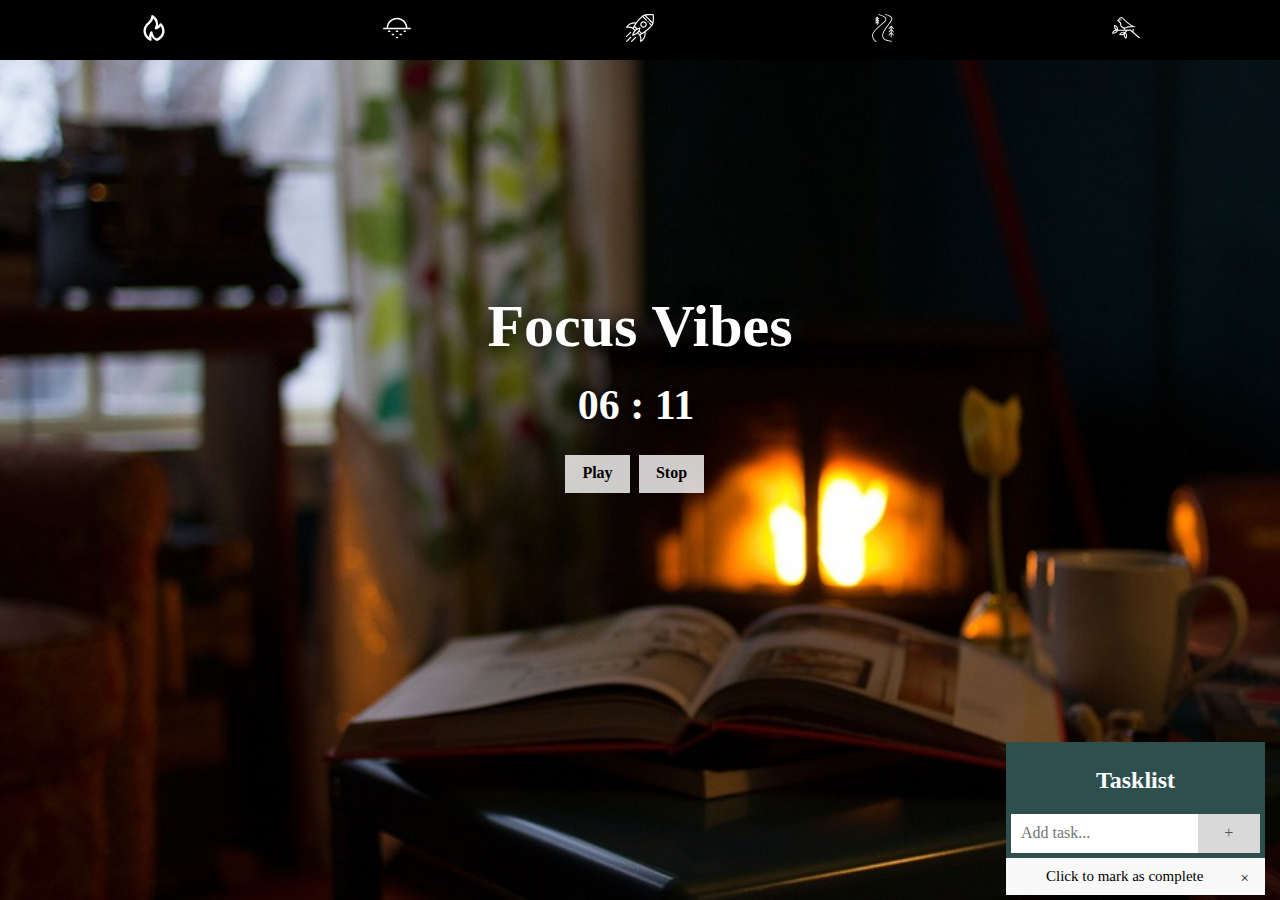
<file: Ambience Site/index.html>
<!DOCTYPE html>
<html lang="en">
<head>
  <meta http-equiv="Content-Type" content="text/html;charset=UTF-8">
  <meta name="viewport" content="width=device-width, initial-scale=1.0">
  <title>Focus Vibes</title>
  <!-- style sheets -->
  <link rel="stylesheet" href="css/normalize.css">
  <link rel="stylesheet" href="css/styles.css">
  <link rel="preconnect" href="https://fonts.googleapis.com">
<link rel="preconnect" href="https://fonts.gstatic.com" crossorigin>
<link href="https://fonts.googleapis.com/css2?family=Cormorant+SC:wght@400;600&display=swap" rel="stylesheet">
</head>

<body class="fire-ambience" title="fireplace background">
      <!-- nav with SVGs-->
<nav>

    <a href="index.html" title="fireplace">
        <svg xmlns="http://www.w3.org/2000/svg" width="32px" height="32px" viewBox="0 0 24 24" data-name="Layer 1"><path d="M8.46777,8.39453l-.00225.00183-.00214.00208ZM18.42188,8.208a1.237,1.237,0,0,0-.23-.17481.99959.99959,0,0,0-1.39941.41114,5.78155,5.78155,0,0,1-1.398,1.77734,8.6636,8.6636,0,0,0,.1333-1.50977,8.71407,8.71407,0,0,0-4.40039-7.582,1.00009,1.00009,0,0,0-1.49121.80567A7.017,7.017,0,0,1,7.165,6.87793l-.23047.1875a8.51269,8.51269,0,0,0-1.9873,1.8623A8.98348,8.98348,0,0,0,8.60254,22.83594.99942.99942,0,0,0,9.98,21.91016a1.04987,1.04987,0,0,0-.0498-.3125,6.977,6.977,0,0,1-.18995-2.58106,9.004,9.004,0,0,0,4.3125,4.0166.997.997,0,0,0,.71534.03809A8.99474,8.99474,0,0,0,18.42188,8.208ZM14.51709,21.03906a6.964,6.964,0,0,1-3.57666-4.40234,8.90781,8.90781,0,0,1-.17969-.96387,1.00025,1.00025,0,0,0-.79931-.84473A.982.982,0,0,0,9.77,14.80957a.99955.99955,0,0,0-.8667.501,8.9586,8.9586,0,0,0-1.20557,4.71777,6.98547,6.98547,0,0,1-1.17529-9.86816,6.55463,6.55463,0,0,1,1.562-1.458.74507.74507,0,0,0,.07422-.05469s.29669-.24548.30683-.2511a8.96766,8.96766,0,0,0,2.89874-4.63269,6.73625,6.73625,0,0,1,1.38623,8.08789,1.00024,1.00024,0,0,0,1.18359,1.418,7.85568,7.85568,0,0,0,3.86231-2.6875,7.00072,7.00072,0,0,1-3.2793,10.457Z"/></svg>
    </a>

    <a href="ocean.html" title="beach">
          <?xml version="1.0" encoding="iso-8859-1"?>
        <!-- Generator: Adobe Illustrator 18.0.0, SVG Export Plug-In . SVG Version: 6.00 Build 0)  -->
        <!DOCTYPE svg PUBLIC "-//W3C//DTD SVG 1.1//EN" "http://www.w3.org/Graphics/SVG/1.1/DTD/svg11.dtd">
        <svg version="1.1" id="Capa_1" xmlns="http://www.w3.org/2000/svg" xmlns:xlink="http://www.w3.org/1999/xlink" x="0px" y="0px"
        	 viewBox="0 0 487.822 487.822" style="enable-background:new 0 0 487.822 487.822;" xml:space="preserve" width="32px" height="32px">
        <g>
        	<path d="M474.822,238.123h-49.361c-5.701-95.199-84.944-170.906-181.55-170.906c-96.606,0.001-175.85,75.708-181.55,170.907H13
        		c-7.18,0-13,5.82-13,13c0,7.18,5.82,13,13,13l461.822,0c7.18,0,13-5.82,13-13C487.822,243.943,482.002,238.123,474.822,238.123z
        		 M243.911,93.216c82.265,0,149.843,64.055,155.499,144.906l-310.998,0.001C94.068,157.271,161.646,93.217,243.911,93.216z"/>
        	<path d="M182.284,345.291h-20.783c-7.18,0-13,5.82-13,13c0,7.18,5.82,13,13,13h20.783c7.18,0,13-5.82,13-13
        		C195.284,351.111,189.463,345.291,182.284,345.291z"/>
        	<path d="M118.982,288.606H98.199c-7.18,0-13,5.82-13,13c0,7.18,5.82,13,13,13h20.783c7.18,0,13-5.82,13-13
        		C131.982,294.426,126.162,288.606,118.982,288.606z"/>
        	<path d="M319.73,345.29h-20.783c-7.18,0-13,5.82-13,13c0,7.18,5.82,13,13,13h20.783c7.18,0,13-5.82,13-13
        		C332.73,351.11,326.91,345.29,319.73,345.29z"/>
        	<path d="M254.303,288.606h-20.784c-7.18,0-13,5.82-13,13c0,7.18,5.82,13,13,13h20.784c7.18,0,13-5.82,13-13
        		C267.303,294.426,261.482,288.606,254.303,288.606z"/>
        	<path d="M254.303,394.606h-20.784c-7.18,0-13,5.82-13,13c0,7.18,5.82,13,13,13h20.784c7.18,0,13-5.82,13-13
        		C267.303,400.426,261.482,394.606,254.303,394.606z"/>
        	<path d="M389.624,288.606H368.84c-7.18,0-13,5.82-13,13c0,7.18,5.82,13,13,13h20.783c7.18,0,13-5.82,13-13
        		C402.624,294.426,396.803,288.606,389.624,288.606z"/>
    </a>

    <a href="space.html" title="spaceship">
          <svg version="1.1" id="Layer_1" width="32px" height="32px" xmlns="http://www.w3.org/2000/svg" xmlns:xlink="http://www.w3.org/1999/xlink" x="0px" y="0px"
        	 viewBox="0 0 512 512" style="enable-background:new 0 0 512 512;" xml:space="preserve">
        <g>
        	<g>
        		<g>
        			<path d="M509.051,12.6c-0.523-5.096-4.552-9.125-9.649-9.649c-3.955-0.405-97.571-9.75-159.711,7.073
        				c-0.002,0-0.004,0.001-0.007,0.001c-19.392,5.247-34.113,12.7-43.766,22.153c-37.728,30.969-77.654,74.49-112.163,121.418
        				c-54.979-8.142-111,7.438-151.058,47.495c-11.651,11.651-21.496,24.933-29.26,39.477c-2.121,3.972-1.557,8.842,1.415,12.225
        				c2.971,3.381,7.725,4.569,11.94,2.978c28.725-10.851,66.919-4.869,105.09,14.363c0.058,0.062,0.112,0.127,0.173,0.187
        				c10.591,10.591,21.181,21.18,31.772,31.77c-32.675,37.338-41.09,82.954-41.454,85.002c-0.617,3.476,0.503,7.036,2.999,9.532
        				c2.045,2.045,4.801,3.166,7.643,3.166c0.628,0,1.26-0.055,1.889-0.166c2.048-0.363,47.668-8.78,85.005-41.457
        				c10.59,10.59,21.179,21.179,31.769,31.767c0.055,0.055,0.115,0.1,0.171,0.155c19.244,38.182,25.23,76.386,14.377,105.118
        				c-1.591,4.212-0.404,8.968,2.978,11.94c2.018,1.773,4.566,2.689,7.136,2.689c1.738,0,3.487-0.418,5.089-1.274
        				c14.544-7.764,27.826-17.609,39.477-29.26c34.228-34.227,51.806-80.924,49.501-131.49c-0.301-6.595-0.94-13.151-1.903-19.65
        				c46.882-34.484,90.358-74.375,121.306-112.08c9.457-9.654,16.909-24.379,22.154-43.778c0-0.001,0-0.002,0.001-0.003
        				C518.799,110.16,509.456,16.554,509.051,12.6z M141.645,217.34c-6.008,10.259-11.567,20.426-16.604,30.35
        				c-6.504-3.029-13.053-5.741-19.63-8.088c-20.125-7.183-39.401-10.787-57.208-10.787c-3.987,0-7.902,0.181-11.735,0.543
        				c3.571-4.544,7.416-8.878,11.517-12.979c32.368-32.368,76.745-46.397,121.485-42.699c-9.939,14.445-19.289,29.082-27.823,43.661
        				L141.645,217.34z M142.799,260.491c3.274-6.564,6.799-13.256,10.549-20.025l33.323,33.323
        				c-5.885,3.843-11.772,8.189-17.48,13.091C160.393,278.083,151.597,269.288,142.799,260.491z M201.998,335.989
        				c-20.808,20.807-46.822,32.08-63.637,37.65c5.571-16.819,16.843-42.83,37.65-63.637c20.807-20.807,46.821-32.079,63.637-37.65
        				C234.077,289.171,222.805,315.182,201.998,335.989z M251.511,369.194c-8.796-8.794-17.593-17.591-26.389-26.387
        				c4.902-5.707,9.247-11.593,13.089-17.478l33.318,33.318C264.765,362.396,258.074,365.921,251.511,369.194z M295.622,464.016
        				c-4.101,4.101-8.435,7.946-12.979,11.517c1.978-20.947-1.454-44.313-10.247-68.943c-2.349-6.578-5.061-13.13-8.091-19.635
        				c9.926-5.035,20.089-10.596,30.339-16.605c0.001,0,0.002-0.001,0.002-0.001c14.607-8.549,29.272-17.917,43.745-27.875
        				c0.175,2.102,0.326,4.209,0.423,6.322C340.84,393.219,325.501,434.137,295.622,464.016z M469.958,193.808
        				c-0.118-0.13-0.228-0.266-0.353-0.391l-29.897-29.897c-4.221-4.221-11.065-4.221-15.287,0c-4.221,4.221-4.221,11.065,0,15.286
        				l29.897,29.897c0.639,0.639,1.344,1.169,2.084,1.615c-41.794,48.514-103.757,99.884-165.512,137.118l-41.584-41.584
        				c12.25-24.785,16.085-45.582,16.327-46.95c0.617-3.476-0.503-7.036-2.999-9.532c-2.498-2.497-6.057-3.616-9.532-3
        				c-1.368,0.243-22.165,4.077-46.95,16.327l-41.593-41.593c37.191-61.668,88.466-123.539,136.909-165.327
        				c0.223,0.27,0.457,0.533,0.709,0.785l63.519,63.519c2.111,2.111,4.877,3.166,7.643,3.166c2.766,0,5.533-1.056,7.643-3.166
        				c4.221-4.221,4.221-11.065,0-15.286l-62.771-62.771c5.569-3.563,12.642-6.706,21.179-9.395l69.995,69.995l69.979,69.979
        				C476.673,181.151,473.526,188.235,469.958,193.808z M485.191,147.856L364.139,26.804c45.772-7.881,102.569-4.745,124.166-3.104
        				C489.949,45.293,493.089,102.062,485.191,147.856z"/>
        			<path d="M394.713,133.812c-4.221,4.221-4.221,11.065,0,15.286l1.081,1.081c2.111,2.111,4.877,3.166,7.643,3.166
        				s5.533-1.055,7.643-3.166c4.221-4.221,4.221-11.065,0-15.286l-1.081-1.081C405.778,129.59,398.934,129.59,394.713,133.812z"/>
        			<path d="M320.269,132.282c-15.88,0-30.809,6.184-42.037,17.412c-23.179,23.179-23.179,60.895,0,84.074
        				c11.228,11.228,26.158,17.412,42.037,17.412c15.88,0,30.809-6.184,42.037-17.412c11.229-11.228,17.412-26.158,17.412-42.037
        				c0-15.879-6.184-30.809-17.412-42.037C351.078,138.466,336.149,132.282,320.269,132.282z M347.02,218.483
        				c-7.146,7.146-16.646,11.08-26.751,11.08s-19.605-3.936-26.751-11.08c-14.75-14.75-14.75-38.751,0-53.501
        				c7.145-7.146,16.646-11.08,26.751-11.08s19.605,3.934,26.751,11.08c7.145,7.146,11.08,16.646,11.08,26.751
        				C358.101,201.837,354.165,211.337,347.02,218.483z"/>
        			<path d="M10.809,420.282c2.766,0,5.533-1.055,7.643-3.166l74.471-74.471c4.221-4.221,4.221-11.065,0-15.286
        				c-4.221-4.221-11.065-4.221-15.287,0L3.166,401.83c-4.221,4.221-4.221,11.065,0,15.286
        				C5.277,419.226,8.043,420.282,10.809,420.282z"/>
        			<path d="M169.355,419.076l-74.472,74.472c-4.221,4.221-4.221,11.065,0,15.286c2.111,2.111,4.877,3.166,7.643,3.166
        				c2.766,0,5.533-1.056,7.643-3.166l74.472-74.472c4.221-4.221,4.221-11.065,0-15.286
        				C180.421,414.855,173.577,414.855,169.355,419.076z"/>
        			<path d="M95.031,416.969c-4.221-4.221-11.065-4.221-15.287,0L4.248,492.465c-4.221,4.221-4.221,11.065,0,15.286
        				c2.111,2.111,4.877,3.166,7.643,3.166s5.533-1.055,7.643-3.166l75.495-75.496C99.251,428.035,99.251,421.19,95.031,416.969z"/>

    </a>

    <a href="stream.html" title="stream">
      <?xml version="1.0" encoding="iso-8859-1"?>
        <!-- Generator: Adobe Illustrator 18.0.0, SVG Export Plug-In . SVG Version: 6.00 Build 0)  -->
        <!DOCTYPE svg PUBLIC "-//W3C//DTD SVG 1.1//EN" "http://www.w3.org/Graphics/SVG/1.1/DTD/svg11.dtd">
          <svg version="1.1" id="Capa_1" width="32px" height="32px" xmlns="http://www.w3.org/2000/svg" xmlns:xlink="http://www.w3.org/1999/xlink" x="0px" y="0px"
           viewBox="0 0 399.888 399.888" style="enable-background:new 0 0 399.888 399.888;" xml:space="preserve">
            <g>
          <path d="M322.833,381.871c-0.258-0.005-26.109-0.57-53.849-7.807c-24.776-6.463-56.088-19.696-64.552-46.03
            c-15.083-46.925,34.861-113.407,74.992-166.826c30.772-40.96,55.077-73.313,53.277-95.816
            c-1.101-13.765-12.274-26.923-33.208-39.109C283.924,17.22,262.719,8.47,236.467,0.274c-3.164-0.987-6.528,0.776-7.516,3.939
            c-0.987,3.163,0.776,6.528,3.939,7.515c74.494,23.257,87.015,44.204,87.848,54.62c1.438,17.972-23.989,51.819-50.909,87.652
            c-43.97,58.529-93.806,124.867-76.822,177.705c19.092,59.399,125.096,62.078,129.599,62.163c0.039,0,0.077,0.001,0.115,0.001
            c3.261,0,5.935-2.612,5.997-5.887C328.782,384.67,326.146,381.933,322.833,381.871z"/>
          <path d="M244.412,89.767c4.036-12.106,2.866-23.767-3.476-34.656C219.323,17.997,143.113,2.62,139.879,1.983
            c-3.25-0.642-6.406,1.477-7.046,4.728c-0.64,3.251,1.477,6.406,4.729,7.046c0.187,0.037,18.888,3.761,39.875,11.66
            c27.08,10.192,45.453,22.548,53.131,35.733c4.594,7.889,5.399,16.009,2.461,24.823c-4.137,12.41-31.346,35.429-60.153,59.799
            c-31.966,27.042-68.196,57.692-94.246,89.904c-31.357,38.775-41,71.624-29.48,100.423c10.19,25.477,26.378,45.971,49.486,62.653
            c1.063,0.767,2.29,1.136,3.507,1.136c1.861,0,3.697-0.864,4.87-2.489c1.939-2.687,1.334-6.437-1.353-8.376
            c-21.208-15.311-36.049-34.08-45.369-57.381c-22.388-55.97,60.103-125.754,120.334-176.709
            C213.357,127.242,239.211,105.37,244.412,89.767z"/>
          <path d="M90.915,128.189c-2.083,2.578-1.682,6.355,0.895,8.438c2.577,2.083,6.354,1.682,8.438-0.895L111,122.428v28.273
            c0,3.313,2.686,6,6,6s6-2.687,6-6v-28.273l10.752,13.304c1.186,1.467,2.92,2.229,4.67,2.229c1.324,0,2.657-0.436,3.768-1.333
            c2.577-2.083,2.978-5.86,0.895-8.438L123,103.336V92.081l10.752,13.305c1.186,1.467,2.92,2.229,4.67,2.229
            c1.324,0,2.657-0.436,3.768-1.333c2.577-2.083,2.978-5.86,0.895-8.438L123,72.99V61.734l10.752,13.304
            c1.186,1.467,2.92,2.229,4.67,2.229c1.324,0,2.657-0.437,3.768-1.333c2.577-2.083,2.978-5.861,0.895-8.438l-21.418-26.503
            c-1.139-1.41-2.854-2.229-4.667-2.229c-1.813,0-3.527,0.819-4.667,2.229L90.915,67.496c-2.083,2.577-1.682,6.355,0.895,8.438
            c2.577,2.082,6.354,1.682,8.438-0.896L111,61.734V72.99L90.915,97.843c-2.083,2.578-1.682,6.355,0.895,8.438
            c2.577,2.083,6.354,1.682,8.438-0.895L111,92.081v11.255L90.915,128.189z"/>
              <path d="M344.764,260.612c1.186,1.467,2.92,2.229,4.67,2.229c1.324,0,2.657-0.436,3.768-1.333c2.577-2.083,2.978-5.86,0.895-8.438
            L323,214.591v-26.857l21.763,26.929c1.186,1.467,2.92,2.229,4.67,2.229c1.324,0,2.657-0.436,3.768-1.333
            c2.577-2.083,2.978-5.86,0.895-8.438l-32.43-40.128c-1.139-1.409-2.854-2.229-4.667-2.229c-1.813,0-3.527,0.819-4.667,2.229
            l-32.43,40.128c-2.083,2.578-1.682,6.355,0.895,8.438c2.577,2.083,6.354,1.682,8.438-0.895L311,187.735v26.857l-31.096,38.478
            c-2.083,2.578-1.682,6.355,0.895,8.438c2.577,2.083,6.354,1.682,8.438-0.895L311,233.683v26.857l-31.096,38.478
            c-2.083,2.578-1.682,6.355,0.895,8.438c2.577,2.083,6.354,1.682,8.438-0.895L311,279.631v51.57c0,3.313,2.687,6,6,6s6-2.687,6-6
            v-51.57l21.763,26.929c1.186,1.467,2.92,2.229,4.67,2.229c1.324,0,2.657-0.436,3.768-1.333c2.577-2.083,2.978-5.86,0.895-8.438
            L323,260.54v-26.857L344.764,260.612z"/>
    </a>

    <a href="window.html" title="garden">
        <?xml version="1.0" encoding="iso-8859-1"?>
        <!-- Generator: Adobe Illustrator 18.1.1, SVG Export Plug-In . SVG Version: 6.00 Build 0)  -->
        <svg version="1.1" id="Capa_1" width="32px" height="32px" xmlns="http://www.w3.org/2000/svg" xmlns:xlink="http://www.w3.org/1999/xlink" x="0px" y="0px"
         viewBox="0 0 612.003 612.003" style="enable-background:new 0 0 612.003 612.003;" xml:space="preserve">
        <g>
        <g>
          <circle cx="194.481" cy="130.035" r="13.6"/>
          <path d="M470.232,395.557l5.096-67.659l-23.732-1.788l-3.798,50.408l-41.488-35.212l-125.006,1.498v-23.689
            c10.892-0.573,21.579-2.912,31.835-6.997c11.42-4.549,21.709-11.001,30.644-19.206l178.54-6.059l-51.047-24.823
            C355.064,202.513,280.054,121.261,271.84,112.144c-7.614-8.449-26.073-28.57-33.058-32.9
            c-10.667-6.613-22.911-10.108-35.407-10.108c-8.927,0-17.68,1.768-26.015,5.255c-21.059,8.809-35.582,27.64-39.842,48.987
            l-30.345,26.618l33.988,11.534c3.272,8.061,8.058,15.427,14.112,21.632c2.419,2.479,9.86,8.828,21.865,18.905
            c-3.131,18.154-1.195,36.672,5.705,53.993c12.961,32.531,41.204,55.3,74.663,61.498v25.529l-125.509,1.503
            c2.802-20.514-1.309-41.556-12.027-60.385c-12.862-22.599-33.311-38.68-57.576-45.279l-11.427-3.108l-3.164,11.412
            c-6.718,24.233-3.332,50.025,9.53,72.625c5.231,9.19,11.732,17.279,19.217,24.112c-34.729,7.458-64.086,33.913-73.444,68.322
            L0,423.717l11.412,3.164c7.983,2.213,16.26,3.335,24.6,3.335c39.851,0,76.48-25.495,90.439-61.758l179.33-2.147l-24.335,25.687
            c-10.655-4.122-21.938-6.242-33.663-6.242c-37.335,0-71.623,21.178-87.353,53.952l-5.124,10.676l10.65,5.176
            c12.682,6.164,26.392,9.289,40.748,9.289c18.229,0,35.725-5.059,50.695-14.042c-0.556,7.062-0.376,14.264,0.626,21.517
            c3.555,25.76,16.571,48.283,36.655,63.418l9.457,7.126l7.174-9.421c15.233-20.007,21.665-45.213,18.112-70.972
            c-3.045-22.067-13.052-41.743-28.478-56.449l38-40.111l58.753-0.704l198.904,168.818l15.402-18.146L470.232,395.557z
             M204.953,247.251c-5.984-15.018-7.075-31.208-3.16-46.821l1.81-7.216l-8.69-7.301c-5.566-4.668-20.35-17.064-22.608-19.375
            c-5.265-5.396-9.056-12.175-10.961-19.604c-5.287-20.617,5.549-42.365,25.202-50.586c5.411-2.264,11.074-3.412,16.831-3.412
            c8.061,0,15.97,2.261,22.749,6.46c1.902,1.316,11.257,10.059,28.075,28.723c7.714,8.561,72.837,79.13,174.982,138.077
            l-95.498,3.242l-3.329,3.366c-7.393,7.48-16.148,13.267-26.025,17.2c-9.088,3.621-18.605,5.455-28.288,5.455
            C244.525,295.461,216.619,276.539,204.953,247.251z M188.702,438.742c13.45-18.054,35.433-29.187,59.081-29.187
            c6.19,0,12.208,0.773,18.001,2.307c-13.449,18.052-35.433,29.187-59.081,29.187C200.516,441.049,194.498,440.275,188.702,438.742z
             M305.844,465.726c2.014,14.594-0.355,29.343-6.55,42.047c-9.404-10.553-15.679-24.109-17.693-38.703
            c-2.013-14.593,0.355-29.343,6.552-42.049C297.557,437.576,303.832,451.133,305.844,465.726z M68.49,266.607
            c12.65,6.307,23.509,16.566,30.797,29.37c7.288,12.803,10.564,27.378,9.527,41.474c-12.65-6.307-23.509-16.566-30.797-29.371
            C70.729,295.277,67.453,280.705,68.49,266.607z M36.012,406.417c-1.756,0-3.507-0.068-5.25-0.201
            c11.97-24.109,37.756-40.568,65.65-40.568c1.756,0,3.507,0.068,5.25,0.201C89.692,389.958,63.904,406.417,36.012,406.417z"/>
        </g>
    </a>


</nav>


    <!-- header -->
  <header>
  </header>

    <!-- main -->
  <main>
    <div id="title">
      <h1>Focus Vibes</h1>
    </div>

    <div id="clock"></div>

    <div id="sound-btns">
      <audio id="audio"></audio>
      <button id="sound" onclick="play('../audio/fire-1.wav')">Play</button>
      <button id="stop" onclick="stopSound('../audio/fire-1.wav')">Stop</button>
    </div>

    <div id="tasklist">
      <div class="header">
        <h2>Tasklist</h2>
        <input type="text" id="myInput" placeholder="Add task...">
        <span onclick="newElement()" class="addBtn">+</span>
      </div>
      <ul id="myUL">
        <li>Click to mark as complete</li>
      </ul>
    </div>



  </main>

<script src="js/app.js"></script>
</body>
</html>
<!-- SVGs taken from https://www.svgrepo.com/ -->
<!-- audio clips taken from https://www.zapsplat.com/ & https://www.soundjay.com/index.html -->
</file>
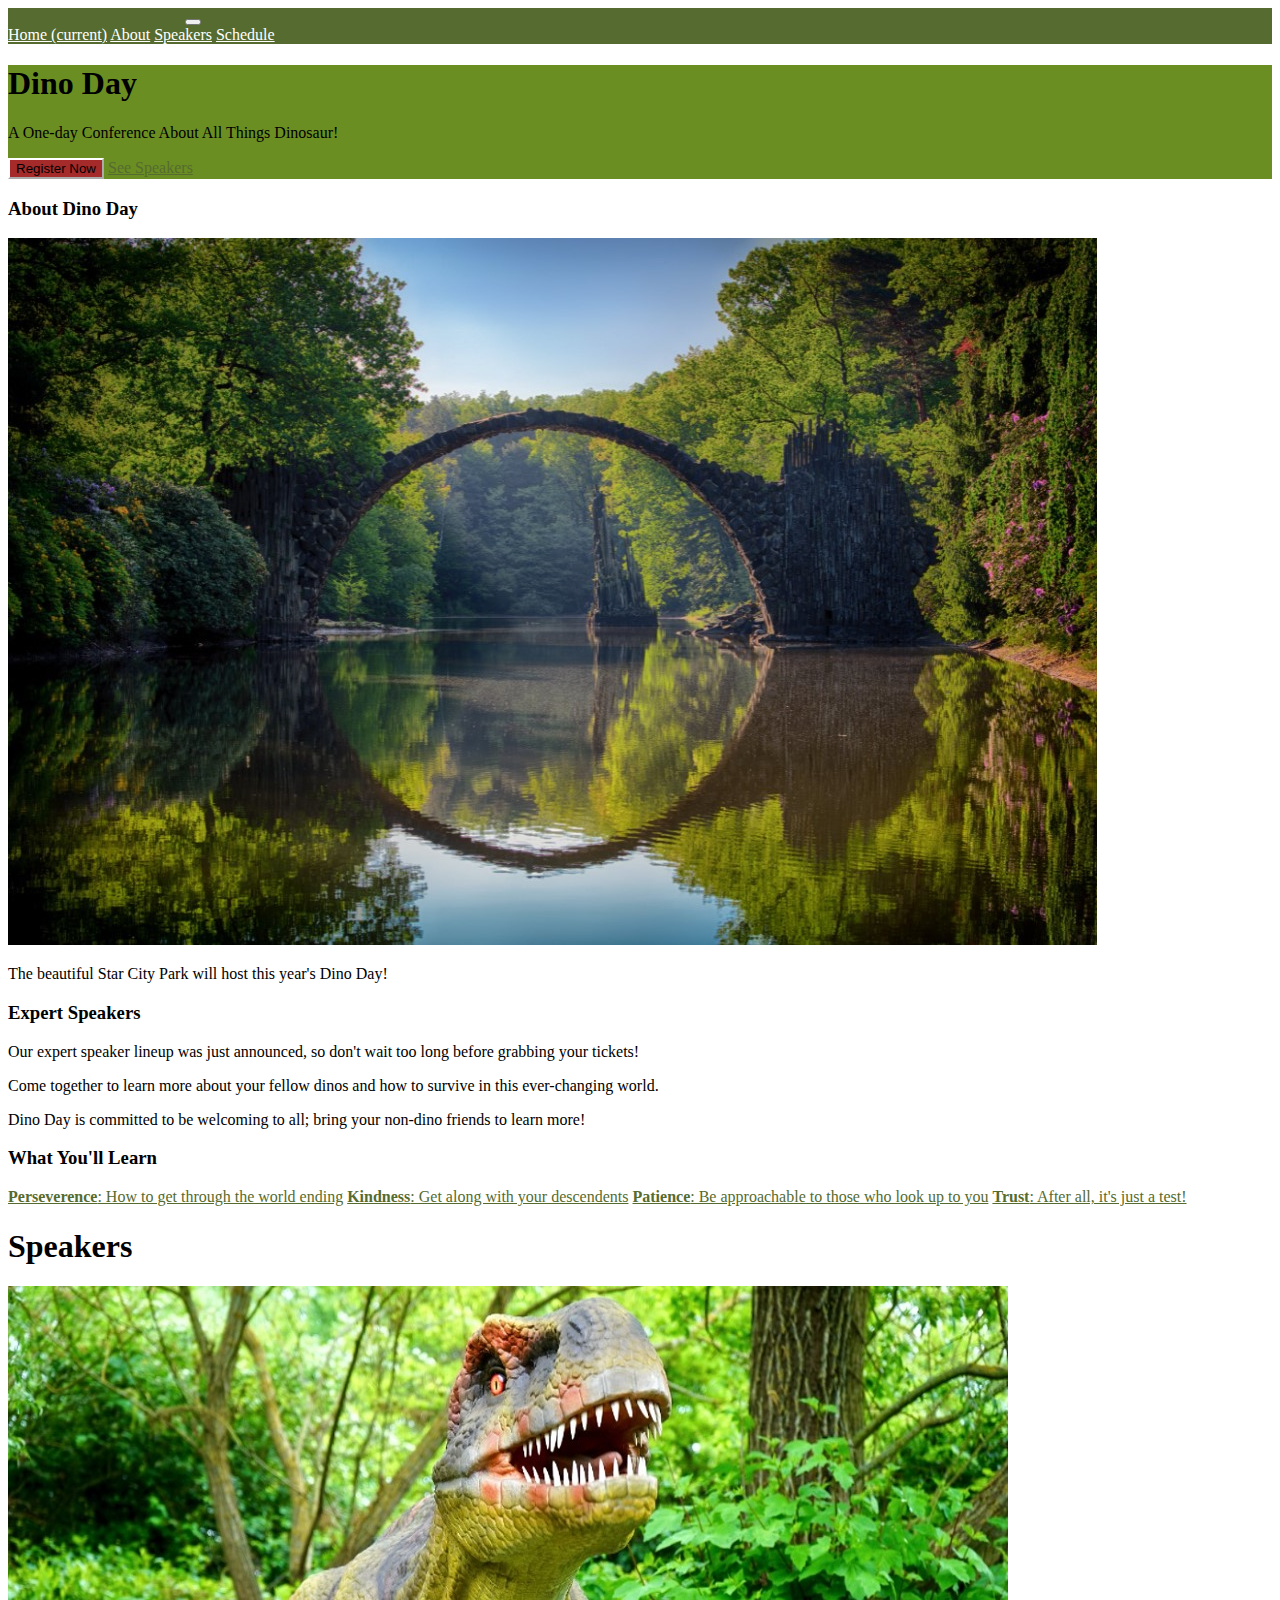
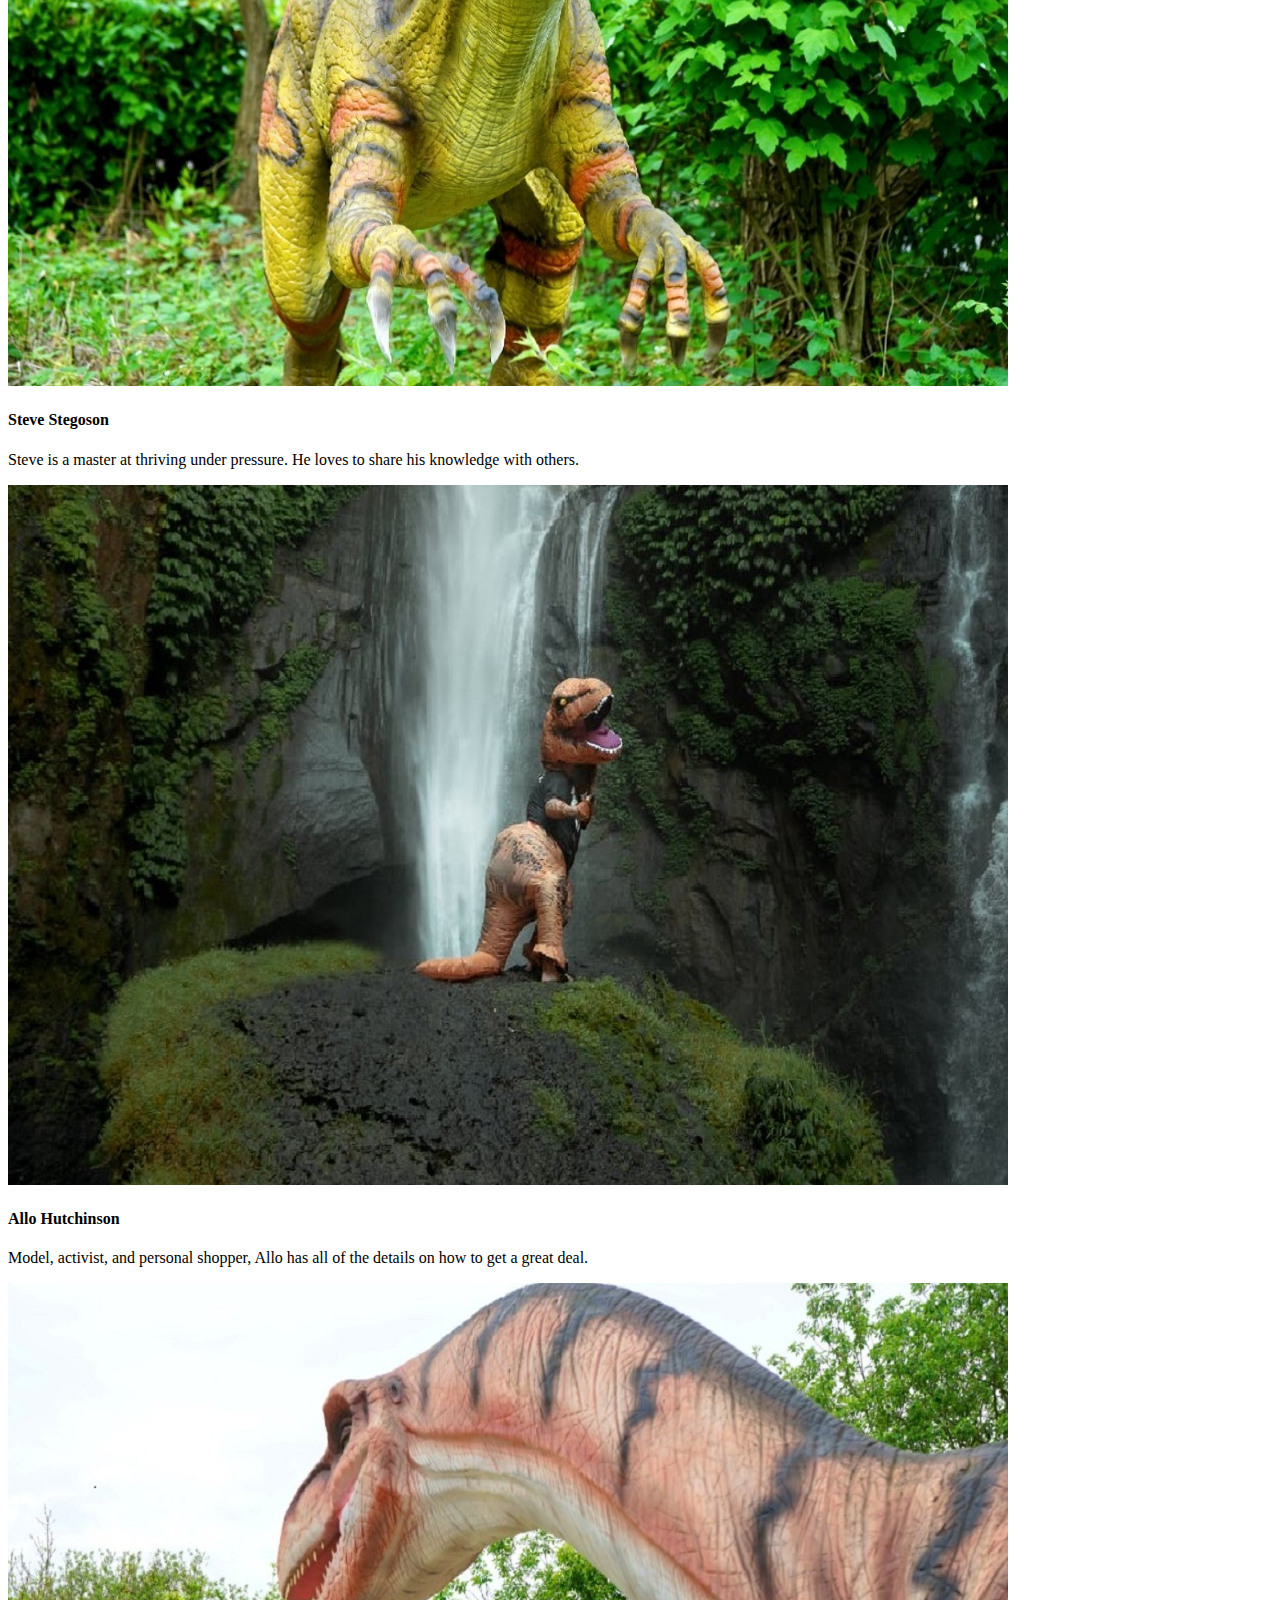
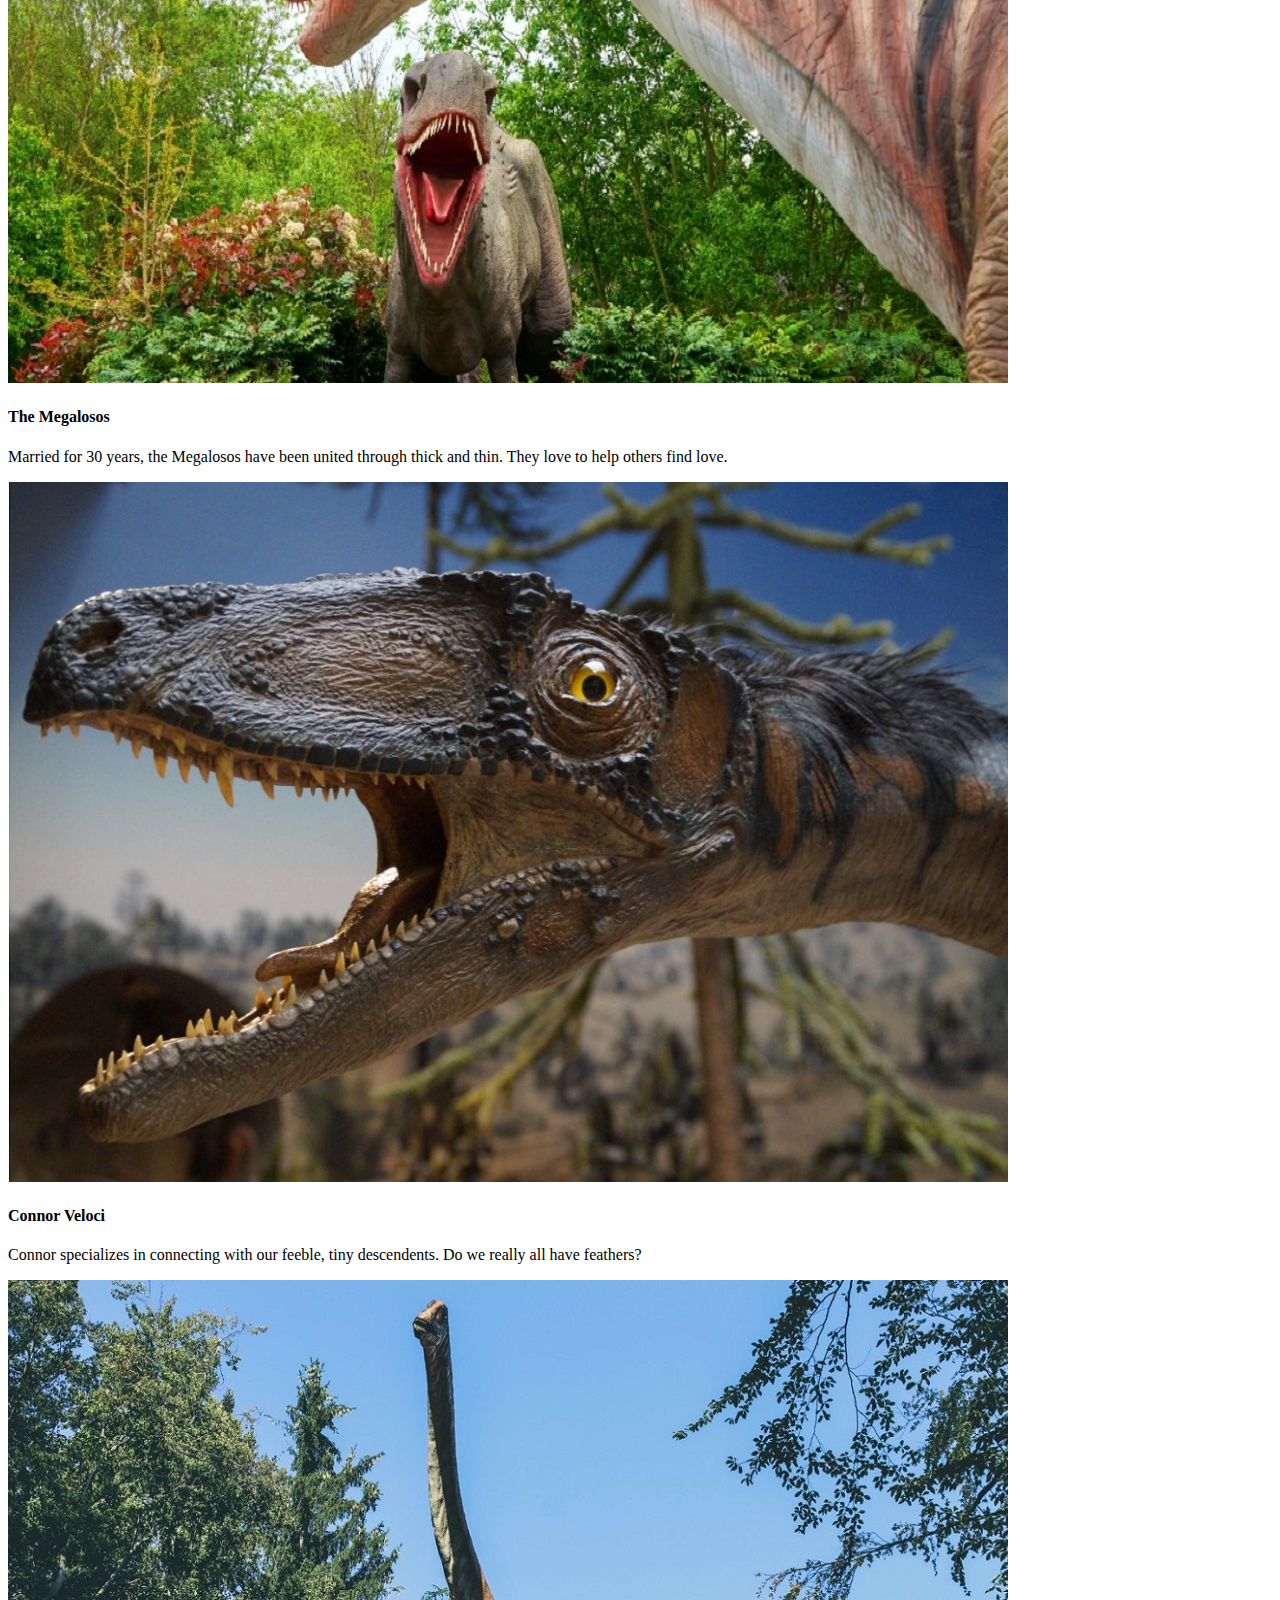
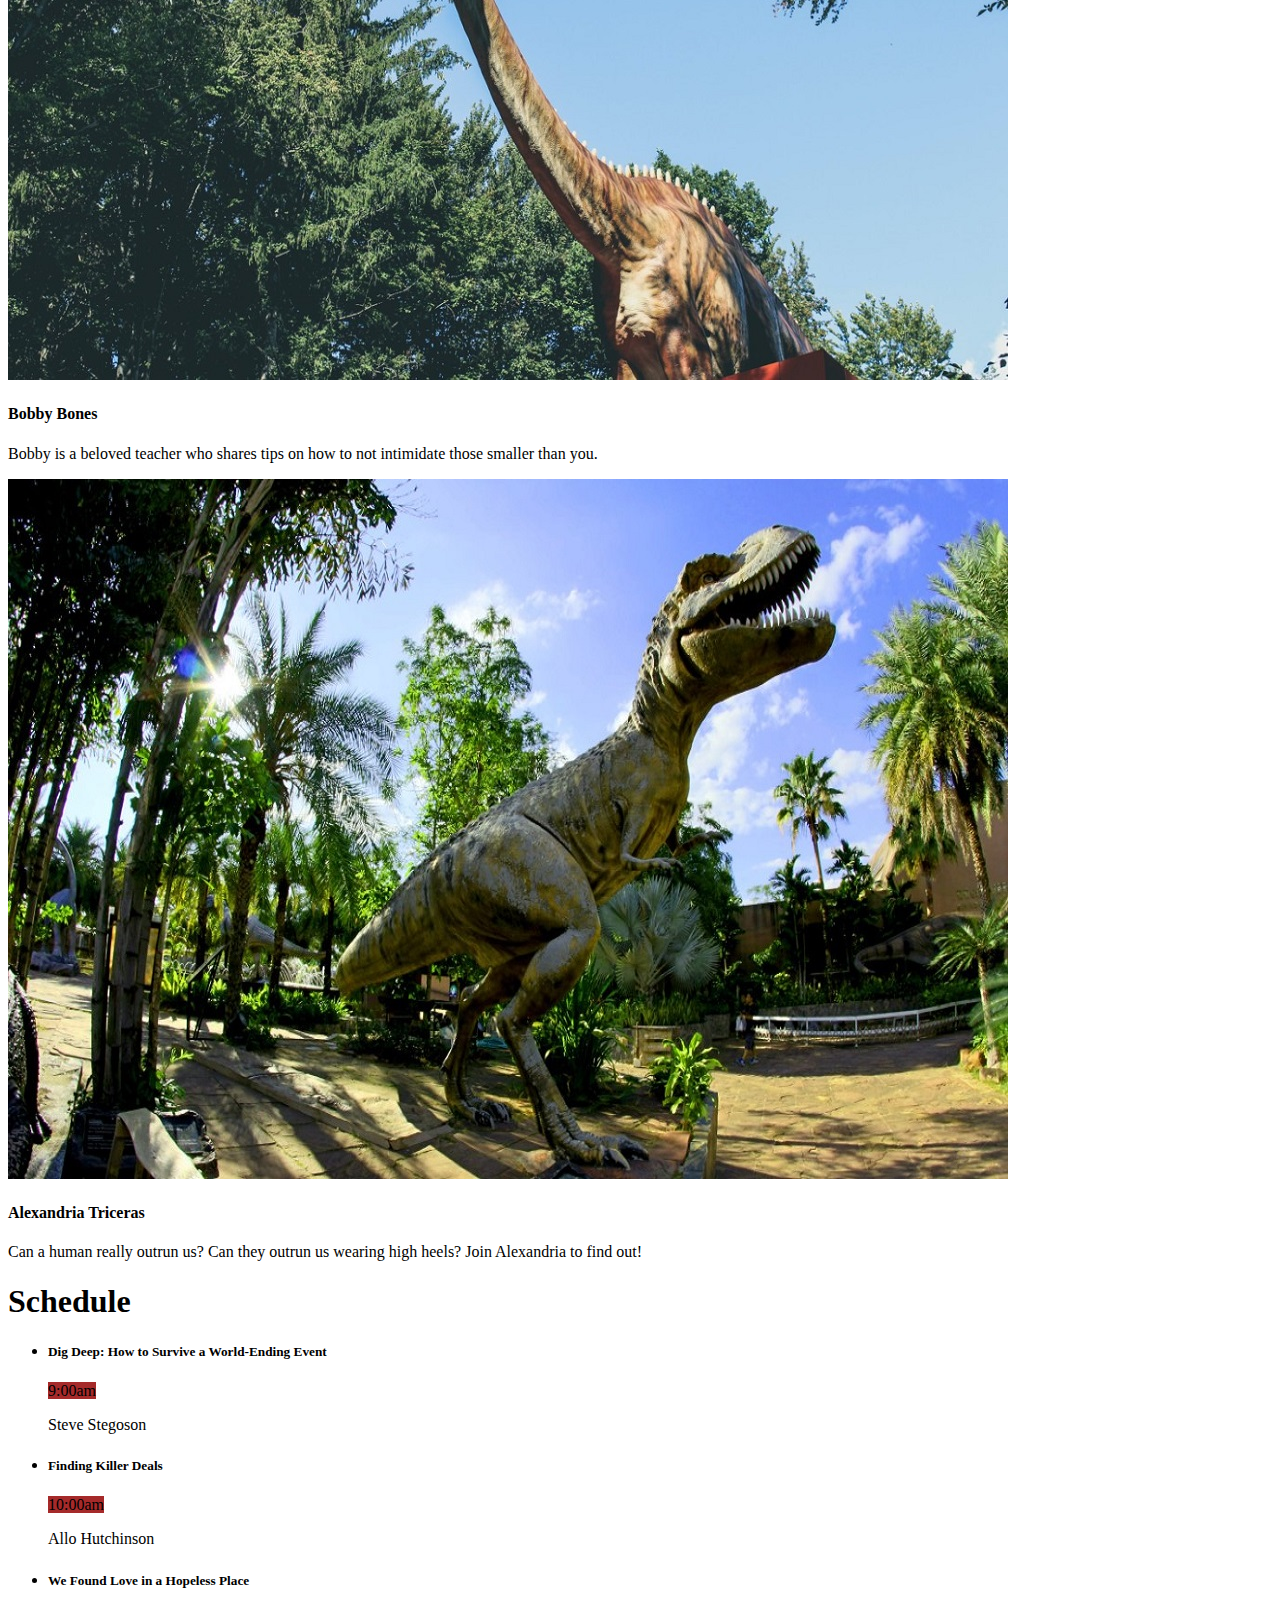
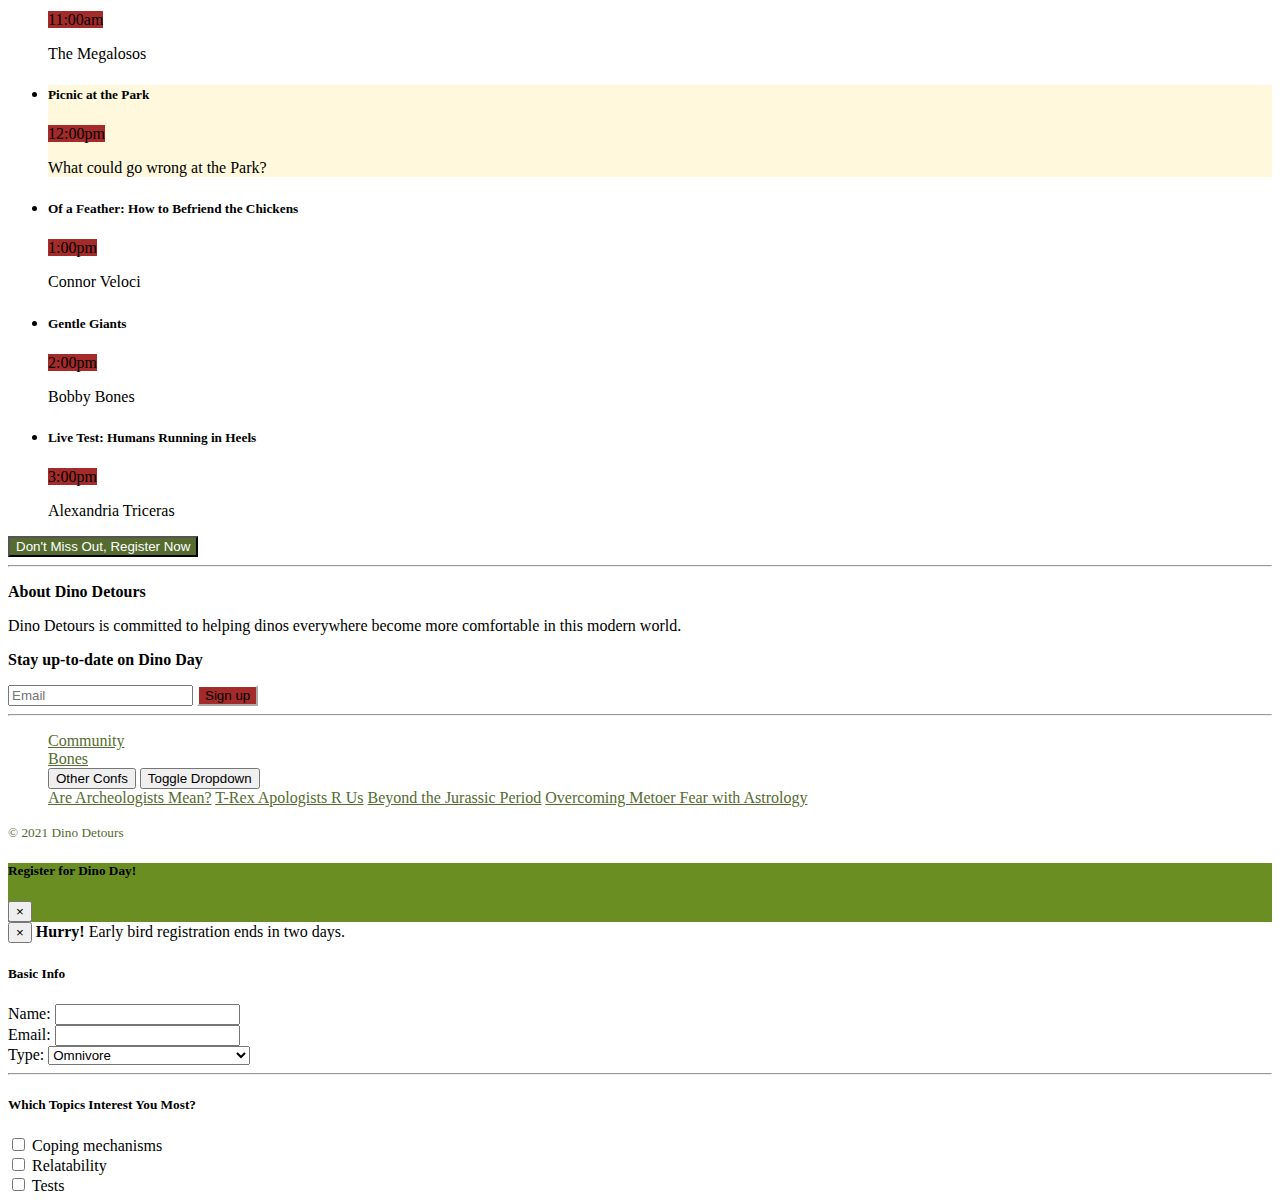
<file: Dino Conference/index.html>
<!DOCTYPE html>
<html lang="en">
  <head>
    <title>Dino Day</title>
    <!-- Required meta tags -->
    <meta charset="utf-8">
    <meta name="viewport" content="width=device-width, initial-scale=1, shrink-to-fit=no">

    <!-- Bootstrap CSS -->
    <link rel="stylesheet" href="https://maxcdn.bootstrapcdn.com/bootstrap/4.0.0-beta/css/bootstrap.min.css" integrity="sha384-/Y6pD6FV/Vv2HJnA6t+vslU6fwYXjCFtcEpHbNJ0lyAFsXTsjBbfaDjzALeQsN6M" crossorigin="anonymous">
    <!-- Linking custom CSS -->
    <link rel="stylesheet" type="text/css" href="css/custom.css">
  </head>

  <body id="home" data-spy="scroll" data-target=".navbar" data-offset="100">
    <!-- navbar -->
    <nav class="navbar navbar-expand-lg navbar-dark bg-primary fixed-top">
      <div class="container">
        <a class="navbar-brand order-1 mr-0" href="https://www.teamtreehouse.com" target="_blank">Presented by Dino Detours</a>
        <button class="navbar-toggler" type="button" data-toggle="collapse" data-target="#navbarNavAltMarkup" aria-controls="navbarNavAltMarkup" aria-expanded="false" aria-label="Toggle navigation">
          <span class="navbar-toggler-icon"></span>
        </button>
        <div class="collapse navbar-collapse" id="navbarNavAltMarkup">
          <div class="navbar-nav">
            <a class="nav-item nav-link" href="#home">Home <span class="sr-only">(current)</span></a>
            <a class="nav-item nav-link" href="#about">About</a>
            <a class="nav-item nav-link" href="#speakers">Speakers</a>
            <a class="nav-item nav-link" href="#schedule">Schedule</a>
          </div>
        </div>
      </div>
    </nav><!-- /navbar -->

    <!-- jumbotron -->
    <div class="jumbotron jumbotron-fluid bg-info text-white">
      <div class="container text-sm-center pt-5">
        <h1 class="display-2">Dino Day</h1>
        <p class="lead">A One-day Conference About All Things Dinosaur!</p>
        <div class="btn-group mt-4" role="group" aria-label="Callout buttons">
          <button type="button" class="btn btn-primary btn-lg" data-toggle="modal" data-target="#register">Register Now</button>
          <a class="btn btn-light btn-lg" href="#speakers">See Speakers</a>
        </div>
      </div>
    </div><!-- /jumbotron -->

    <div class="container pt-4">
      <!-- about -->
      <div id="about" class="row">
        <div class="col-lg order-lg-2">
          <h3 class="mb-4">About Dino Day</h3>
          <img class="mb-4 img-fluid rounded d-none d-sm-block" src="img/park.jpg" alt="grey bridge over water">
          <!-- img credit: https://www.pexels.com/photo/gray-bridge-and-trees-814499/ -->
		      <p>The beautiful Star City Park will host this year's Dino Day!</p>
		      <p></p>
        </div>
        <div class="col-lg order-lg-1">
		      <h3 class="mb-4">Expert Speakers</h3>
  	      <p>Our expert speaker lineup was just announced, so don't wait too long before grabbing your tickets!</p>
		      <p>Come together to learn more about your fellow dinos and how to survive in this ever-changing world.</p>
		      <p>Dino Day is committed to be welcoming to all; bring your non-dino friends to learn more!</p>
        </div>
        <div class="col-lg order-3">
          <h3 class="mb-4">What You'll Learn</h3>
					<div class="list-group">
					  <a href="#" class="list-group-item list-group-item-action"><strong>Perseverence</strong>: How to get through the world ending</a>
					  <a href="#" class="list-group-item list-group-item-action"><strong>Kindness</strong>: Get along with your descendents</a>
					  <a href="#" class="list-group-item list-group-item-action"><strong>Patience</strong>: Be approachable to those who look up to you</a>
					  <a href="#" class="list-group-item list-group-item-action"><strong>Trust</strong>: After all, it's just a test!</a>
					</div>
        </div>
      </div><!-- /about -->

      <!-- speakers -->
      <h1 id="speakers" class="display-4 text-center my-5 text-muted">Speakers</h1>
			<div class="row">
				<div class="col-md-6 col-lg-4">
          <div class="card mb-3">
            <img class="card-img-top" src="img/steve.jpg" alt="dinosaur statue">
            <!-- img credit: https://www.pexels.com/photo/t-rex-dinosaur-statue-410859/ -->
            <div class="card-body">
              <h4 class="card-title">Steve Stegoson</h4>
              <p class="card-text">Steve is a master at thriving under pressure. He loves to share his knowledge with others.</p>
            </div>
          </div>
				</div>

				<div class="col-md-6 col-lg-4">
          <div class="card mb-3">
            <img class="card-img-top" src="img/allo.jpg" alt="person posing in dinosaur statue">
            <!-- img credit: https://www.pexels.com/photo/person-wearing-dinosaur-costume-standing-on-rock-near-waterfalls-3658663/ -->
            <div class="card-body">
              <h4 class="card-title">Allo Hutchinson</h4>
              <p class="card-text">Model, activist, and personal shopper, Allo has all of the details on how to get a great deal.</p>
            </div>
          </div>
				</div>

				<div class="col-md-6 col-lg-4">
			    <div class="card mb-3">
			      <img class="card-img-top" src="img/megalosos.jpg" alt="two dinosaurs">
            <!-- img credit: https://www.pexels.com/photo/two-dinosaur-statues-410858/ -->
			      <div class="card-body">
			        <h4 class="card-title">The Megalosos</h4>
			        <p class="card-text">Married for 30 years, the Megalosos have been united through thick and thin. They love to help others find love.</p>
			      </div>
			    </div>
				</div>

				<div class="col-md-6 col-lg-4">
				  <div class="card mb-3">
			      <img class="card-img-top" src="img/connor.jpg" alt="dinosaur screaming">
            <!-- img credit: https://www.pexels.com/photo/brown-dinosaur-beside-green-tree-161959/ -->
			      <div class="card-body">
			        <h4 class="card-title">Connor Veloci</h4>
			        <p class="card-text">Connor specializes in connecting with our feeble, tiny descendents. Do we really all have feathers?</p>
			      </div>
			    </div>
				</div>

				<div class="col-md-6 col-lg-4">
			    <div class="card mb-3">
			      <img class="card-img-top" src="img/bobby.jpg" alt="long-necked dinosaur">
            <!-- img credit: https://www.pexels.com/photo/brown-dinosaur-9753/ -->
			      <div class="card-body">
			        <h4 class="card-title">Bobby Bones</h4>
			        <p class="card-text">Bobby is a beloved teacher who shares tips on how to not intimidate those smaller than you.</p>
			      </div>
			    </div>
				</div>

				<div class="col-md-6 col-lg-4">
			    <div class="card">
			      <img class="card-img-top" src="img/alexandria.jpg" alt="t-rex statue">
            <!-- img credit: https://www.pexels.com/photo/dinosaur-statue-730433/ -->
			      <div class="card-body">
			        <h4 class="card-title">Alexandria Triceras</h4>
			        <p class="card-text">Can a human really outrun us? Can they outrun us wearing high heels? Join Alexandria to find out!</p>
			      </div>
			    </div>
				</div>
			</div><!-- /speakers -->

      <!-- schedule -->
      <h1 id="schedule" class="display-4 text-center my-5 text-muted">Schedule</h1>

      <ul class="list-group">
        <li class="list-group-item">
          <div class="d-flex justify-content-between">
            <h5 class="mb-1">Dig Deep: How to Survive a World-Ending Event</h5>
            <span class="badge badge-pill badge-info p-2">9:00am</span>
          </div>
          <p class="mb-1">Steve Stegoson</p>
        </li>
        <li class="list-group-item">
          <div class="d-flex justify-content-between">
            <h5 class="mb-1">Finding Killer Deals</h5>
            <span class="badge badge-pill badge-info p-2">10:00am</span>
          </div>
          <p class="mb-1">Allo Hutchinson</p>
        </li>
        <li class="list-group-item">
          <div class="d-flex justify-content-between">
            <h5 class="mb-1">We Found Love in a Hopeless Place</h5>
            <span class="badge badge-pill badge-info p-2">11:00am</span>
          </div>
          <p class="mb-1">The Megalosos</p>
        </li>
        <li class="list-group-item list-group-item-success">
          <div class="d-flex justify-content-between">
            <h5 class="mb-1">Picnic at the Park</h5>
            <span class="badge badge-pill badge-info p-2">12:00pm</span>
          </div>
          <p class="mb-1">What could go wrong at the Park?</p>
        </li>
        <li class="list-group-item">
          <div class="d-flex justify-content-between">
            <h5 class="mb-1">Of a Feather: How to Befriend the Chickens</h5>
            <span class="badge badge-pill badge-info p-2">1:00pm</span>
          </div>
          <p class="mb-1">Connor Veloci</p>
        </li>
        <li class="list-group-item">
          <div class="d-flex justify-content-between">
            <h5 class="mb-1">Gentle Giants</h5>
            <span class="badge badge-pill badge-info p-2">2:00pm</span>
          </div>
          <p class="mb-1">Bobby Bones</p>
        </li>
        <li class="list-group-item">
          <div class="d-flex justify-content-between">
            <h5 class="mb-1">Live Test: Humans Running in Heels</h5>
            <span class="badge badge-pill badge-info p-2">3:00pm</span>
          </div>
          <p class="mb-1">Alexandria Triceras</p>
        </li>
      </ul><!-- /schedule -->

      <!-- callout button -->
      <button type="button" class="btn btn-outline-info btn-lg d-block mx-auto my-5" data-toggle="modal" data-target="#register">Don't Miss Out, Register Now</button>

   	  <!-- signup form -->
			<hr>
			<div class="row py-4 text-muted">
				<div class="col-md col-xl-5">
					<p><strong>About Dino Detours</strong></p>
					<p>Dino Detours is committed to helping dinos everywhere become more comfortable in this modern world.</p>
				</div>
			  <div class="col-md col-xl-5 ml-auto">
			  	<p><strong>Stay up-to-date on Dino Day</strong></p>
			    <div class="input-group">
			      <input type="text" class="form-control" placeholder="Email">
			      <span class="input-group-btn">
			        <button class="btn btn-primary" type="button">Sign up</button>
			      </span>
			    </div>
			  </div>
			</div>
			<hr><!-- /signup form -->

      <!-- footer -->
 			<div class="row py-3">
				<div class="col-md-7">
          <ul class="nav">
            <li class="nav-item">
              <a class="nav-link" href="#">Community</a>
            </li>
            <li class="nav-item">
              <a class="nav-link" href="#">Bones</a>
            </li>
            <li class="nav-item">
              <div class="btn-group dropup">
                <button type="button" class="btn btn-outline-secondary">Other Confs</button>
                <button type="button" class="btn btn-outline-secondary dropdown-toggle dropdown-toggle-split" data-toggle="dropdown" aria-haspopup="true" aria-expanded="false">
                  <span class="sr-only">Toggle Dropdown</span>
                </button>
                <div class="dropdown-menu">
                  <a class="dropdown-item" href="#">Are Archeologists Mean?</a>
                  <a class="dropdown-item" href="#">T-Rex Apologists R Us</a>
                  <a class="dropdown-item" href="#">Beyond the Jurassic Period</a>
                  <a class="dropdown-item" href="#">Overcoming Metoer Fear with Astrology</a>
                </div>
              </div>
            </li>
          </ul>
				</div>
				<div class="col-md text-md-right">
					<small>&copy; 2021 Dino Detours</small>
				</div>
			</div><!-- /footer -->

    </div><!-- /.container -->

    <!--=====================================
        FORM MODAL
       =====================================-->

     <div class="modal fade" id="register" tabindex="-1" role="dialog" aria-labelledby="register form" aria-hidden="true">
      <div class="modal-dialog" role="document">
        <div class="modal-content">
          <div class="modal-header bg-info text-white">
            <h5 class="modal-title" id="exampleModalLabel">Register for Dino Day!</h5>
            <button type="button" class="close" data-dismiss="modal" aria-label="Close">
              <span aria-hidden="true">&times;</span>
            </button>
          </div>
          <div class="modal-body">
            <!-- registration form -->
            <form>
              <div class="alert alert-warning alert-dismissible fade show" role="alert">
                <button type="button" class="close" data-dismiss="alert" aria-label="Close">
                  <span aria-hidden="true">&times;</span>
                </button>
                <strong>Hurry!</strong> Early bird registration ends in two days.
              </div>
              <h5 class="mb-4">Basic Info</h5>
              <div class="form-group">
                <label class="form-control-label" for="name">Name:</label>
                <input type="text" class="form-control" id="name">
              </div>
              <div class="form-group">
                <label class="form-control-label" for="email">Email:</label>
                <input type="email" class="form-control" id="email">
              </div>
              <div class="form-group">
                <label for="role">Type:</label>
                <select class="custom-select form-control" id="role">
									<option value="full stack js developer">Omnivore</option>
									<option value="front end developer">Carnivore</option>
									<option value="back end developer">Herbivore</option>
									<option value="designer">Photosynthetic</option>
									<option value="student">None of your business, thanks</option>
                </select>
              </div>

              <hr class="my-4">
              <h5 class="mb-4">Which Topics Interest You Most?</h5>

              <div class="form-check">
                <label class="custom-control custom-checkbox">
                  <input type="checkbox" class="custom-control-input">
                  <span class="custom-control-indicator"></span>
                  <span class="custom-control-description">Coping mechanisms</span>
                </label>
              </div>
              <div class="form-check">
                <label class="custom-control custom-checkbox">
                  <input type="checkbox" class="custom-control-input">
                  <span class="custom-control-indicator"></span>
                  <span class="custom-control-description">Relatability</span>
                </label>
              </div>
              <div class="form-check">
                <label class="custom-control custom-checkbox">
                  <input type="checkbox" class="custom-control-input">
                  <span class="custom-control-indicator"></span>
                  <span class="custom-control-description">Tests</span>
                </label>
              </div>
            </form><!-- /registration form -->
          </div>
        </div>
      </div>
    </div>

    <!-- Optional JavaScript -->
    <!-- jQuery first, then Popper.js, then Bootstrap JS -->
    <script src="https://code.jquery.com/jquery-3.2.1.slim.min.js" integrity="sha384-KJ3o2DKtIkvYIK3UENzmM7KCkRr/rE9/Qpg6aAZGJwFDMVNA/GpGFF93hXpG5KkN" crossorigin="anonymous"></script>
    <script src="https://cdnjs.cloudflare.com/ajax/libs/popper.js/1.11.0/umd/popper.min.js" integrity="sha384-b/U6ypiBEHpOf/4+1nzFpr53nxSS+GLCkfwBdFNTxtclqqenISfwAzpKaMNFNmj4" crossorigin="anonymous"></script>
    <script src="https://maxcdn.bootstrapcdn.com/bootstrap/4.0.0-beta/js/bootstrap.min.js" integrity="sha384-h0AbiXch4ZDo7tp9hKZ4TsHbi047NrKGLO3SEJAg45jXxnGIfYzk4Si90RDIqNm1" crossorigin="anonymous"></script>
  </body>
</html>
</file>
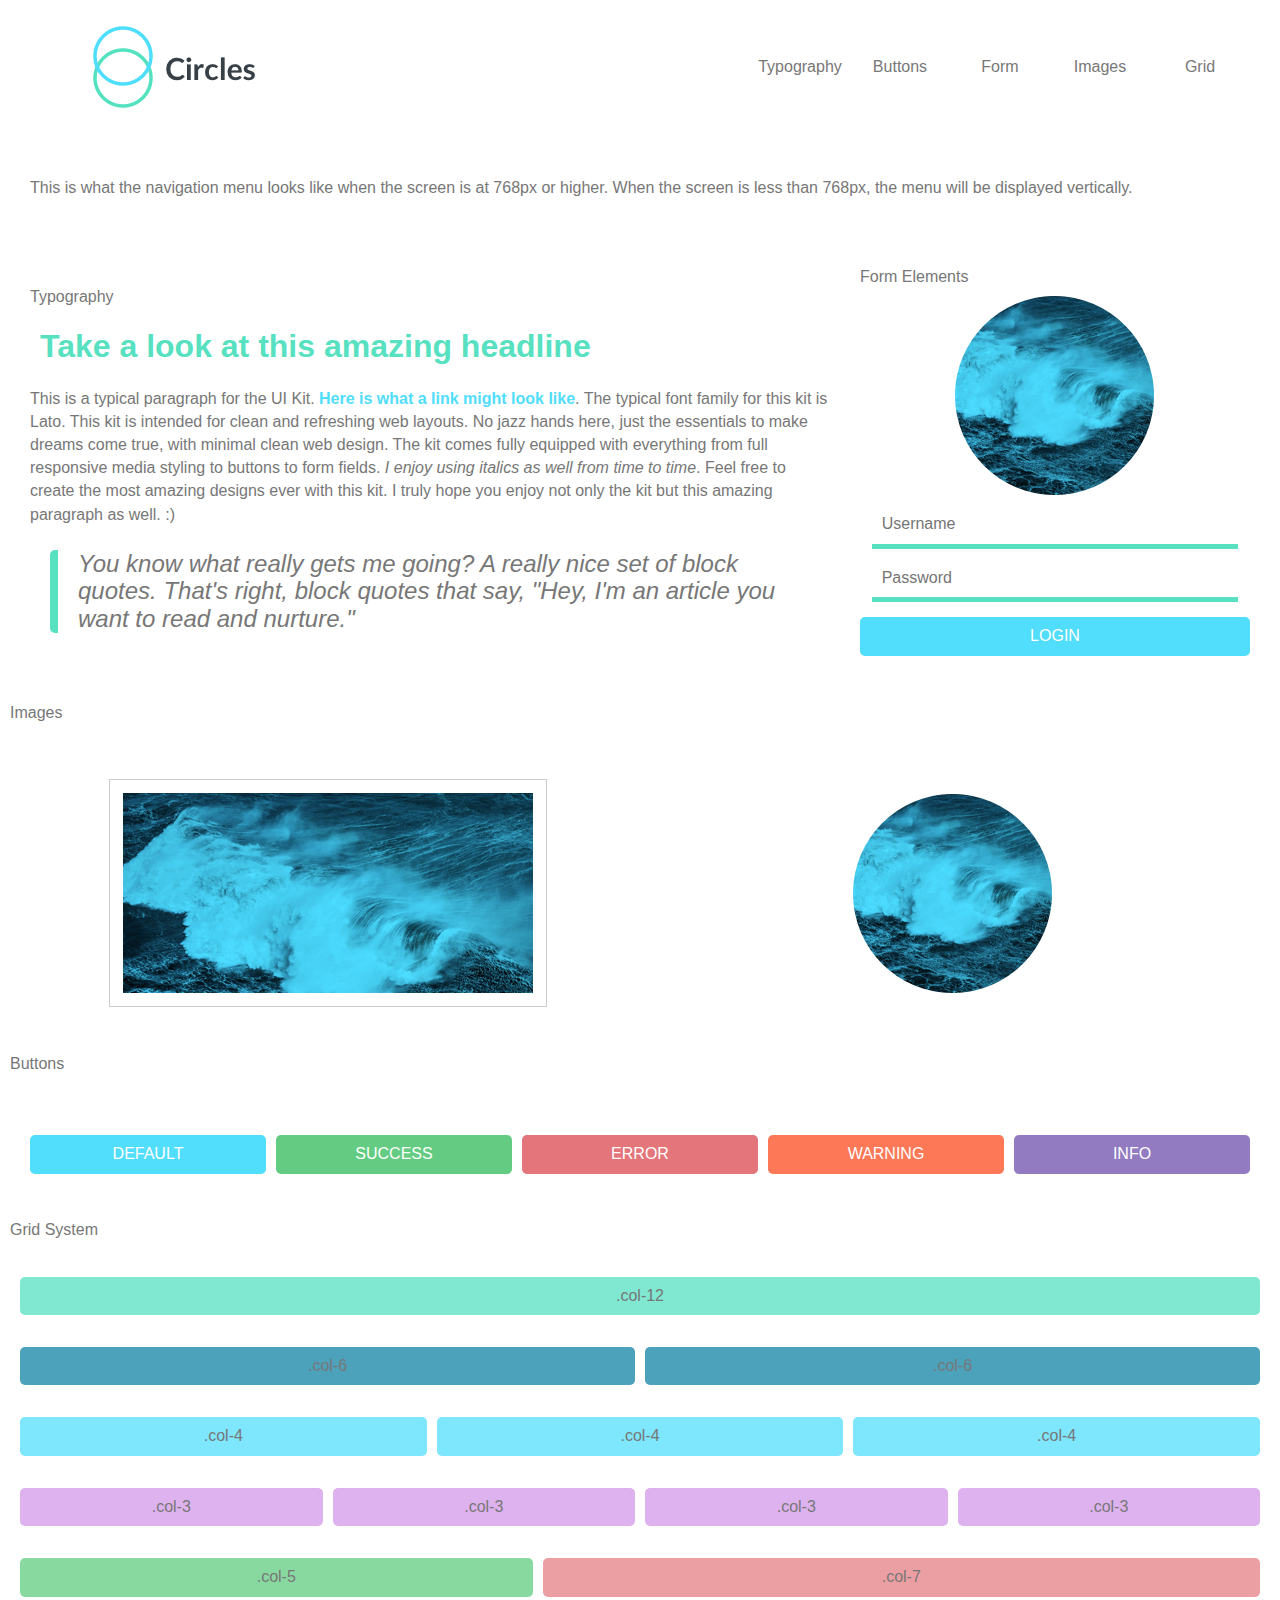
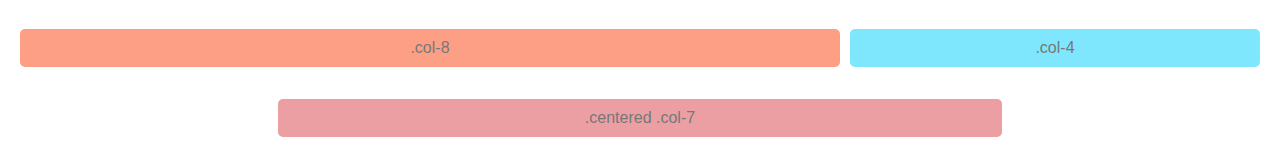
<file: Web Styling/index.html>
<!doctype html>
<html lang="en">

<head>
  <meta charset="utf-8">
  <title>Circles UI Kit</title>
  <meta name="viewport" content="width=device-width, initial-scale=1">
  <link rel="stylesheet" href="css/styles.css">
</head>

<body class="container">
  <header class="row">
    <div class="col-3">
      <a class="link" href="/">
        <img class="img img-logo" alt="circles logo" src="images/logo.png">
      </a>
    </div>
    <div class="col-9">
      <nav class="nav">
        <a class="nav-link" href="#type">Typography</a>
        <a class="nav-link" href="#buttons">Buttons</a>
        <a class="nav-link" href="#forms">Form</a>
        <a class="nav-link" href="#images">Images</a>
        <a class="nav-link" href="#grid">Grid</a>
      </nav>
    </div>
  </header>

  <div class="row">
    <div class="col-12">
      <div class="card">
        <p>This is what the navigation menu looks like when the screen is at 768px or higher. When the screen is less
          than 768px,
          the menu will be displayed vertically.</p>
      </div>
    </div>
  </div>

  <div class="row">
    <div class="col-8">
      <div class="card">
        <h4 id="type" class="headline-secondary">Typography</h4>
        <h1 class="headline-primary">Take a look at this amazing headline</h1>
        <p>This is a typical paragraph for the UI Kit. <a href="#" class="link">Here is what a link might look like</a>.
          The
          typical font family for this kit is Lato. This kit is intended for clean and refreshing web layouts.
          No jazz hands here, just the essentials to make dreams come true, with minimal clean web design. The kit comes
          fully equipped with everything from full responsive media styling to buttons to form fields. <em>I enjoy using
            italics as well from time to time</em>.
          Feel free to create the most amazing designs ever with this kit. I truly hope you enjoy not only the kit but
          this
          amazing paragraph as well. :)</p>
        <blockquote class="blockquote">You know what really gets me going? A really nice set of block quotes. That's
          right, block quotes that say, "Hey,
          I'm an article you want to read and nurture."</blockquote>
      </div>
    </div>
    <div class="col-4">
      <form class="form">
        <legend id="forms" class="headline-secondary">Form Elements</legend>
        <img class="img-avatar" src="images/avatar.png" alt="Avatar">
        <label class="hidden" for="username">Username:</label>
        <input class="input" type="text" id="username" placeholder="Username">
        <label class="hidden" for="password">Password:</label>
        <input class="input" type="password" id="password" placeholder="Password">
        <button class="btn default" type="submit" value="Login">Login</button>
      </form>
    </div>
  </div>

  <h4 id="images" class="headline-secondary">Images</h4>

  <div class="row">
    <div class="col-6">
      <img class="img img-frame" src="images/image.png" alt="sample image">
    </div>
    <div class="col-6">
      <img class="img img-avatar" src="images/avatar.png" alt="Avatar">
    </div>
  </div>

  <h4 id="buttons" class="headline-secondary">Buttons</h4>

  <div class="row">
    <div class="col-12">
      <button class="btn default">default</button>
      <button class="btn success">success</button>
      <button class="btn error">error</button>
      <button class="btn warning">warning</button>
      <button class="btn info">info</button>
    </div>
  </div>

  <h4 id="grid" class="headline-secondary">Grid System</h4>

  <div class="row">
    <div class="col-12 theme">.col-12</div>
  </div>
  <div class="row">
    <div class="col-6 theme">.col-6</div>
    <div class="col-6 theme">.col-6</div>
  </div>
  <div class="row">
    <div class="col-4 theme">.col-4</div>
    <div class="col-4 theme">.col-4</div>
    <div class="col-4 theme">.col-4</div>
  </div>
  <div class="row">
    <div class="col-3 theme">.col-3</div>
    <div class="col-3 theme">.col-3</div>
    <div class="col-3 theme">.col-3</div>
    <div class="col-3 theme">.col-3</div>
  </div>
  <div class="row">
    <div class="col-5 theme">.col-5</div>
    <div class="col-7 theme">.col-7</div>
  </div>
  <div class="row">
    <div class="col-8 theme">.col-8</div>
    <div class="col-4 theme">.col-4</div>
  </div>
  <div class="row">
    <div class="col-7 theme centered">.centered .col-7</div>
  </div>

</body>

</html>
</file>
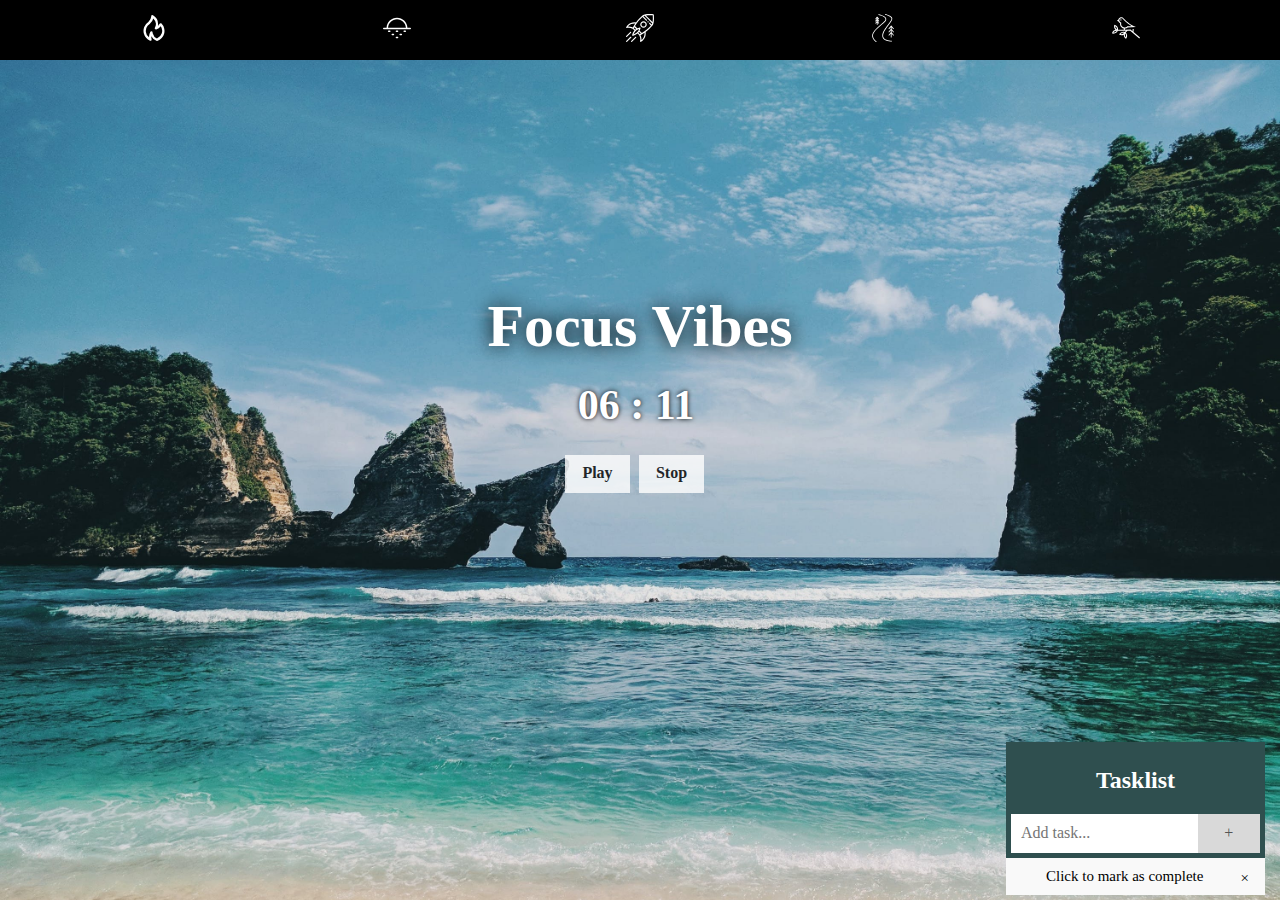
<file: Ambience Site/ocean.html>
<!DOCTYPE html>
<html lang="en">
<head>
  <meta http-equiv="Content-Type" content="text/html;charset=UTF-8">
  <meta name="viewport" content="width=device-width, initial-scale=1.0">
  <title>Focus Vibes</title>
  <!-- style sheets -->
  <link rel="stylesheet" href="css/normalize.css">
  <link rel="stylesheet" href="css/styles.css">
  <link rel="preconnect" href="https://fonts.googleapis.com">
<link rel="preconnect" href="https://fonts.gstatic.com" crossorigin>
<link href="https://fonts.googleapis.com/css2?family=Cormorant+SC:wght@400;600&display=swap" rel="stylesheet">
</head>

<body class="ocean-ambience" title="beach background">
      <!-- nav with SVGs-->
<nav>

    <a href="index.html" title="fireplace">
        <svg xmlns="http://www.w3.org/2000/svg" width="32px" height="32px" viewBox="0 0 24 24" data-name="Layer 1"><path d="M8.46777,8.39453l-.00225.00183-.00214.00208ZM18.42188,8.208a1.237,1.237,0,0,0-.23-.17481.99959.99959,0,0,0-1.39941.41114,5.78155,5.78155,0,0,1-1.398,1.77734,8.6636,8.6636,0,0,0,.1333-1.50977,8.71407,8.71407,0,0,0-4.40039-7.582,1.00009,1.00009,0,0,0-1.49121.80567A7.017,7.017,0,0,1,7.165,6.87793l-.23047.1875a8.51269,8.51269,0,0,0-1.9873,1.8623A8.98348,8.98348,0,0,0,8.60254,22.83594.99942.99942,0,0,0,9.98,21.91016a1.04987,1.04987,0,0,0-.0498-.3125,6.977,6.977,0,0,1-.18995-2.58106,9.004,9.004,0,0,0,4.3125,4.0166.997.997,0,0,0,.71534.03809A8.99474,8.99474,0,0,0,18.42188,8.208ZM14.51709,21.03906a6.964,6.964,0,0,1-3.57666-4.40234,8.90781,8.90781,0,0,1-.17969-.96387,1.00025,1.00025,0,0,0-.79931-.84473A.982.982,0,0,0,9.77,14.80957a.99955.99955,0,0,0-.8667.501,8.9586,8.9586,0,0,0-1.20557,4.71777,6.98547,6.98547,0,0,1-1.17529-9.86816,6.55463,6.55463,0,0,1,1.562-1.458.74507.74507,0,0,0,.07422-.05469s.29669-.24548.30683-.2511a8.96766,8.96766,0,0,0,2.89874-4.63269,6.73625,6.73625,0,0,1,1.38623,8.08789,1.00024,1.00024,0,0,0,1.18359,1.418,7.85568,7.85568,0,0,0,3.86231-2.6875,7.00072,7.00072,0,0,1-3.2793,10.457Z"/></svg>
    </a>

    <a href="ocean.html" title="beach">
          <?xml version="1.0" encoding="iso-8859-1"?>
        <!-- Generator: Adobe Illustrator 18.0.0, SVG Export Plug-In . SVG Version: 6.00 Build 0)  -->
        <!DOCTYPE svg PUBLIC "-//W3C//DTD SVG 1.1//EN" "http://www.w3.org/Graphics/SVG/1.1/DTD/svg11.dtd">
        <svg version="1.1" id="Capa_1" xmlns="http://www.w3.org/2000/svg" xmlns:xlink="http://www.w3.org/1999/xlink" x="0px" y="0px"
        	 viewBox="0 0 487.822 487.822" style="enable-background:new 0 0 487.822 487.822;" xml:space="preserve" width="32px" height="32px">
        <g>
        	<path d="M474.822,238.123h-49.361c-5.701-95.199-84.944-170.906-181.55-170.906c-96.606,0.001-175.85,75.708-181.55,170.907H13
        		c-7.18,0-13,5.82-13,13c0,7.18,5.82,13,13,13l461.822,0c7.18,0,13-5.82,13-13C487.822,243.943,482.002,238.123,474.822,238.123z
        		 M243.911,93.216c82.265,0,149.843,64.055,155.499,144.906l-310.998,0.001C94.068,157.271,161.646,93.217,243.911,93.216z"/>
        	<path d="M182.284,345.291h-20.783c-7.18,0-13,5.82-13,13c0,7.18,5.82,13,13,13h20.783c7.18,0,13-5.82,13-13
        		C195.284,351.111,189.463,345.291,182.284,345.291z"/>
        	<path d="M118.982,288.606H98.199c-7.18,0-13,5.82-13,13c0,7.18,5.82,13,13,13h20.783c7.18,0,13-5.82,13-13
        		C131.982,294.426,126.162,288.606,118.982,288.606z"/>
        	<path d="M319.73,345.29h-20.783c-7.18,0-13,5.82-13,13c0,7.18,5.82,13,13,13h20.783c7.18,0,13-5.82,13-13
        		C332.73,351.11,326.91,345.29,319.73,345.29z"/>
        	<path d="M254.303,288.606h-20.784c-7.18,0-13,5.82-13,13c0,7.18,5.82,13,13,13h20.784c7.18,0,13-5.82,13-13
        		C267.303,294.426,261.482,288.606,254.303,288.606z"/>
        	<path d="M254.303,394.606h-20.784c-7.18,0-13,5.82-13,13c0,7.18,5.82,13,13,13h20.784c7.18,0,13-5.82,13-13
        		C267.303,400.426,261.482,394.606,254.303,394.606z"/>
        	<path d="M389.624,288.606H368.84c-7.18,0-13,5.82-13,13c0,7.18,5.82,13,13,13h20.783c7.18,0,13-5.82,13-13
        		C402.624,294.426,396.803,288.606,389.624,288.606z"/>
    </a>

    <a href="space.html" title="spaceship">
          <svg version="1.1" id="Layer_1" width="32px" height="32px" xmlns="http://www.w3.org/2000/svg" xmlns:xlink="http://www.w3.org/1999/xlink" x="0px" y="0px"
        	 viewBox="0 0 512 512" style="enable-background:new 0 0 512 512;" xml:space="preserve">
        <g>
        	<g>
        		<g>
        			<path d="M509.051,12.6c-0.523-5.096-4.552-9.125-9.649-9.649c-3.955-0.405-97.571-9.75-159.711,7.073
        				c-0.002,0-0.004,0.001-0.007,0.001c-19.392,5.247-34.113,12.7-43.766,22.153c-37.728,30.969-77.654,74.49-112.163,121.418
        				c-54.979-8.142-111,7.438-151.058,47.495c-11.651,11.651-21.496,24.933-29.26,39.477c-2.121,3.972-1.557,8.842,1.415,12.225
        				c2.971,3.381,7.725,4.569,11.94,2.978c28.725-10.851,66.919-4.869,105.09,14.363c0.058,0.062,0.112,0.127,0.173,0.187
        				c10.591,10.591,21.181,21.18,31.772,31.77c-32.675,37.338-41.09,82.954-41.454,85.002c-0.617,3.476,0.503,7.036,2.999,9.532
        				c2.045,2.045,4.801,3.166,7.643,3.166c0.628,0,1.26-0.055,1.889-0.166c2.048-0.363,47.668-8.78,85.005-41.457
        				c10.59,10.59,21.179,21.179,31.769,31.767c0.055,0.055,0.115,0.1,0.171,0.155c19.244,38.182,25.23,76.386,14.377,105.118
        				c-1.591,4.212-0.404,8.968,2.978,11.94c2.018,1.773,4.566,2.689,7.136,2.689c1.738,0,3.487-0.418,5.089-1.274
        				c14.544-7.764,27.826-17.609,39.477-29.26c34.228-34.227,51.806-80.924,49.501-131.49c-0.301-6.595-0.94-13.151-1.903-19.65
        				c46.882-34.484,90.358-74.375,121.306-112.08c9.457-9.654,16.909-24.379,22.154-43.778c0-0.001,0-0.002,0.001-0.003
        				C518.799,110.16,509.456,16.554,509.051,12.6z M141.645,217.34c-6.008,10.259-11.567,20.426-16.604,30.35
        				c-6.504-3.029-13.053-5.741-19.63-8.088c-20.125-7.183-39.401-10.787-57.208-10.787c-3.987,0-7.902,0.181-11.735,0.543
        				c3.571-4.544,7.416-8.878,11.517-12.979c32.368-32.368,76.745-46.397,121.485-42.699c-9.939,14.445-19.289,29.082-27.823,43.661
        				L141.645,217.34z M142.799,260.491c3.274-6.564,6.799-13.256,10.549-20.025l33.323,33.323
        				c-5.885,3.843-11.772,8.189-17.48,13.091C160.393,278.083,151.597,269.288,142.799,260.491z M201.998,335.989
        				c-20.808,20.807-46.822,32.08-63.637,37.65c5.571-16.819,16.843-42.83,37.65-63.637c20.807-20.807,46.821-32.079,63.637-37.65
        				C234.077,289.171,222.805,315.182,201.998,335.989z M251.511,369.194c-8.796-8.794-17.593-17.591-26.389-26.387
        				c4.902-5.707,9.247-11.593,13.089-17.478l33.318,33.318C264.765,362.396,258.074,365.921,251.511,369.194z M295.622,464.016
        				c-4.101,4.101-8.435,7.946-12.979,11.517c1.978-20.947-1.454-44.313-10.247-68.943c-2.349-6.578-5.061-13.13-8.091-19.635
        				c9.926-5.035,20.089-10.596,30.339-16.605c0.001,0,0.002-0.001,0.002-0.001c14.607-8.549,29.272-17.917,43.745-27.875
        				c0.175,2.102,0.326,4.209,0.423,6.322C340.84,393.219,325.501,434.137,295.622,464.016z M469.958,193.808
        				c-0.118-0.13-0.228-0.266-0.353-0.391l-29.897-29.897c-4.221-4.221-11.065-4.221-15.287,0c-4.221,4.221-4.221,11.065,0,15.286
        				l29.897,29.897c0.639,0.639,1.344,1.169,2.084,1.615c-41.794,48.514-103.757,99.884-165.512,137.118l-41.584-41.584
        				c12.25-24.785,16.085-45.582,16.327-46.95c0.617-3.476-0.503-7.036-2.999-9.532c-2.498-2.497-6.057-3.616-9.532-3
        				c-1.368,0.243-22.165,4.077-46.95,16.327l-41.593-41.593c37.191-61.668,88.466-123.539,136.909-165.327
        				c0.223,0.27,0.457,0.533,0.709,0.785l63.519,63.519c2.111,2.111,4.877,3.166,7.643,3.166c2.766,0,5.533-1.056,7.643-3.166
        				c4.221-4.221,4.221-11.065,0-15.286l-62.771-62.771c5.569-3.563,12.642-6.706,21.179-9.395l69.995,69.995l69.979,69.979
        				C476.673,181.151,473.526,188.235,469.958,193.808z M485.191,147.856L364.139,26.804c45.772-7.881,102.569-4.745,124.166-3.104
        				C489.949,45.293,493.089,102.062,485.191,147.856z"/>
        			<path d="M394.713,133.812c-4.221,4.221-4.221,11.065,0,15.286l1.081,1.081c2.111,2.111,4.877,3.166,7.643,3.166
        				s5.533-1.055,7.643-3.166c4.221-4.221,4.221-11.065,0-15.286l-1.081-1.081C405.778,129.59,398.934,129.59,394.713,133.812z"/>
        			<path d="M320.269,132.282c-15.88,0-30.809,6.184-42.037,17.412c-23.179,23.179-23.179,60.895,0,84.074
        				c11.228,11.228,26.158,17.412,42.037,17.412c15.88,0,30.809-6.184,42.037-17.412c11.229-11.228,17.412-26.158,17.412-42.037
        				c0-15.879-6.184-30.809-17.412-42.037C351.078,138.466,336.149,132.282,320.269,132.282z M347.02,218.483
        				c-7.146,7.146-16.646,11.08-26.751,11.08s-19.605-3.936-26.751-11.08c-14.75-14.75-14.75-38.751,0-53.501
        				c7.145-7.146,16.646-11.08,26.751-11.08s19.605,3.934,26.751,11.08c7.145,7.146,11.08,16.646,11.08,26.751
        				C358.101,201.837,354.165,211.337,347.02,218.483z"/>
        			<path d="M10.809,420.282c2.766,0,5.533-1.055,7.643-3.166l74.471-74.471c4.221-4.221,4.221-11.065,0-15.286
        				c-4.221-4.221-11.065-4.221-15.287,0L3.166,401.83c-4.221,4.221-4.221,11.065,0,15.286
        				C5.277,419.226,8.043,420.282,10.809,420.282z"/>
        			<path d="M169.355,419.076l-74.472,74.472c-4.221,4.221-4.221,11.065,0,15.286c2.111,2.111,4.877,3.166,7.643,3.166
        				c2.766,0,5.533-1.056,7.643-3.166l74.472-74.472c4.221-4.221,4.221-11.065,0-15.286
        				C180.421,414.855,173.577,414.855,169.355,419.076z"/>
        			<path d="M95.031,416.969c-4.221-4.221-11.065-4.221-15.287,0L4.248,492.465c-4.221,4.221-4.221,11.065,0,15.286
        				c2.111,2.111,4.877,3.166,7.643,3.166s5.533-1.055,7.643-3.166l75.495-75.496C99.251,428.035,99.251,421.19,95.031,416.969z"/>

    </a>

    <a href="stream.html" title="stream">
      <?xml version="1.0" encoding="iso-8859-1"?>
        <!-- Generator: Adobe Illustrator 18.0.0, SVG Export Plug-In . SVG Version: 6.00 Build 0)  -->
        <!DOCTYPE svg PUBLIC "-//W3C//DTD SVG 1.1//EN" "http://www.w3.org/Graphics/SVG/1.1/DTD/svg11.dtd">
          <svg version="1.1" id="Capa_1" width="32px" height="32px" xmlns="http://www.w3.org/2000/svg" xmlns:xlink="http://www.w3.org/1999/xlink" x="0px" y="0px"
           viewBox="0 0 399.888 399.888" style="enable-background:new 0 0 399.888 399.888;" xml:space="preserve">
            <g>
          <path d="M322.833,381.871c-0.258-0.005-26.109-0.57-53.849-7.807c-24.776-6.463-56.088-19.696-64.552-46.03
            c-15.083-46.925,34.861-113.407,74.992-166.826c30.772-40.96,55.077-73.313,53.277-95.816
            c-1.101-13.765-12.274-26.923-33.208-39.109C283.924,17.22,262.719,8.47,236.467,0.274c-3.164-0.987-6.528,0.776-7.516,3.939
            c-0.987,3.163,0.776,6.528,3.939,7.515c74.494,23.257,87.015,44.204,87.848,54.62c1.438,17.972-23.989,51.819-50.909,87.652
            c-43.97,58.529-93.806,124.867-76.822,177.705c19.092,59.399,125.096,62.078,129.599,62.163c0.039,0,0.077,0.001,0.115,0.001
            c3.261,0,5.935-2.612,5.997-5.887C328.782,384.67,326.146,381.933,322.833,381.871z"/>
          <path d="M244.412,89.767c4.036-12.106,2.866-23.767-3.476-34.656C219.323,17.997,143.113,2.62,139.879,1.983
            c-3.25-0.642-6.406,1.477-7.046,4.728c-0.64,3.251,1.477,6.406,4.729,7.046c0.187,0.037,18.888,3.761,39.875,11.66
            c27.08,10.192,45.453,22.548,53.131,35.733c4.594,7.889,5.399,16.009,2.461,24.823c-4.137,12.41-31.346,35.429-60.153,59.799
            c-31.966,27.042-68.196,57.692-94.246,89.904c-31.357,38.775-41,71.624-29.48,100.423c10.19,25.477,26.378,45.971,49.486,62.653
            c1.063,0.767,2.29,1.136,3.507,1.136c1.861,0,3.697-0.864,4.87-2.489c1.939-2.687,1.334-6.437-1.353-8.376
            c-21.208-15.311-36.049-34.08-45.369-57.381c-22.388-55.97,60.103-125.754,120.334-176.709
            C213.357,127.242,239.211,105.37,244.412,89.767z"/>
          <path d="M90.915,128.189c-2.083,2.578-1.682,6.355,0.895,8.438c2.577,2.083,6.354,1.682,8.438-0.895L111,122.428v28.273
            c0,3.313,2.686,6,6,6s6-2.687,6-6v-28.273l10.752,13.304c1.186,1.467,2.92,2.229,4.67,2.229c1.324,0,2.657-0.436,3.768-1.333
            c2.577-2.083,2.978-5.86,0.895-8.438L123,103.336V92.081l10.752,13.305c1.186,1.467,2.92,2.229,4.67,2.229
            c1.324,0,2.657-0.436,3.768-1.333c2.577-2.083,2.978-5.86,0.895-8.438L123,72.99V61.734l10.752,13.304
            c1.186,1.467,2.92,2.229,4.67,2.229c1.324,0,2.657-0.437,3.768-1.333c2.577-2.083,2.978-5.861,0.895-8.438l-21.418-26.503
            c-1.139-1.41-2.854-2.229-4.667-2.229c-1.813,0-3.527,0.819-4.667,2.229L90.915,67.496c-2.083,2.577-1.682,6.355,0.895,8.438
            c2.577,2.082,6.354,1.682,8.438-0.896L111,61.734V72.99L90.915,97.843c-2.083,2.578-1.682,6.355,0.895,8.438
            c2.577,2.083,6.354,1.682,8.438-0.895L111,92.081v11.255L90.915,128.189z"/>
              <path d="M344.764,260.612c1.186,1.467,2.92,2.229,4.67,2.229c1.324,0,2.657-0.436,3.768-1.333c2.577-2.083,2.978-5.86,0.895-8.438
            L323,214.591v-26.857l21.763,26.929c1.186,1.467,2.92,2.229,4.67,2.229c1.324,0,2.657-0.436,3.768-1.333
            c2.577-2.083,2.978-5.86,0.895-8.438l-32.43-40.128c-1.139-1.409-2.854-2.229-4.667-2.229c-1.813,0-3.527,0.819-4.667,2.229
            l-32.43,40.128c-2.083,2.578-1.682,6.355,0.895,8.438c2.577,2.083,6.354,1.682,8.438-0.895L311,187.735v26.857l-31.096,38.478
            c-2.083,2.578-1.682,6.355,0.895,8.438c2.577,2.083,6.354,1.682,8.438-0.895L311,233.683v26.857l-31.096,38.478
            c-2.083,2.578-1.682,6.355,0.895,8.438c2.577,2.083,6.354,1.682,8.438-0.895L311,279.631v51.57c0,3.313,2.687,6,6,6s6-2.687,6-6
            v-51.57l21.763,26.929c1.186,1.467,2.92,2.229,4.67,2.229c1.324,0,2.657-0.436,3.768-1.333c2.577-2.083,2.978-5.86,0.895-8.438
            L323,260.54v-26.857L344.764,260.612z"/>
    </a>

    <a href="window.html" title="garden">
        <?xml version="1.0" encoding="iso-8859-1"?>
        <!-- Generator: Adobe Illustrator 18.1.1, SVG Export Plug-In . SVG Version: 6.00 Build 0)  -->
        <svg version="1.1" id="Capa_1" width="32px" height="32px" xmlns="http://www.w3.org/2000/svg" xmlns:xlink="http://www.w3.org/1999/xlink" x="0px" y="0px"
         viewBox="0 0 612.003 612.003" style="enable-background:new 0 0 612.003 612.003;" xml:space="preserve">
        <g>
        <g>
          <circle cx="194.481" cy="130.035" r="13.6"/>
          <path d="M470.232,395.557l5.096-67.659l-23.732-1.788l-3.798,50.408l-41.488-35.212l-125.006,1.498v-23.689
            c10.892-0.573,21.579-2.912,31.835-6.997c11.42-4.549,21.709-11.001,30.644-19.206l178.54-6.059l-51.047-24.823
            C355.064,202.513,280.054,121.261,271.84,112.144c-7.614-8.449-26.073-28.57-33.058-32.9
            c-10.667-6.613-22.911-10.108-35.407-10.108c-8.927,0-17.68,1.768-26.015,5.255c-21.059,8.809-35.582,27.64-39.842,48.987
            l-30.345,26.618l33.988,11.534c3.272,8.061,8.058,15.427,14.112,21.632c2.419,2.479,9.86,8.828,21.865,18.905
            c-3.131,18.154-1.195,36.672,5.705,53.993c12.961,32.531,41.204,55.3,74.663,61.498v25.529l-125.509,1.503
            c2.802-20.514-1.309-41.556-12.027-60.385c-12.862-22.599-33.311-38.68-57.576-45.279l-11.427-3.108l-3.164,11.412
            c-6.718,24.233-3.332,50.025,9.53,72.625c5.231,9.19,11.732,17.279,19.217,24.112c-34.729,7.458-64.086,33.913-73.444,68.322
            L0,423.717l11.412,3.164c7.983,2.213,16.26,3.335,24.6,3.335c39.851,0,76.48-25.495,90.439-61.758l179.33-2.147l-24.335,25.687
            c-10.655-4.122-21.938-6.242-33.663-6.242c-37.335,0-71.623,21.178-87.353,53.952l-5.124,10.676l10.65,5.176
            c12.682,6.164,26.392,9.289,40.748,9.289c18.229,0,35.725-5.059,50.695-14.042c-0.556,7.062-0.376,14.264,0.626,21.517
            c3.555,25.76,16.571,48.283,36.655,63.418l9.457,7.126l7.174-9.421c15.233-20.007,21.665-45.213,18.112-70.972
            c-3.045-22.067-13.052-41.743-28.478-56.449l38-40.111l58.753-0.704l198.904,168.818l15.402-18.146L470.232,395.557z
             M204.953,247.251c-5.984-15.018-7.075-31.208-3.16-46.821l1.81-7.216l-8.69-7.301c-5.566-4.668-20.35-17.064-22.608-19.375
            c-5.265-5.396-9.056-12.175-10.961-19.604c-5.287-20.617,5.549-42.365,25.202-50.586c5.411-2.264,11.074-3.412,16.831-3.412
            c8.061,0,15.97,2.261,22.749,6.46c1.902,1.316,11.257,10.059,28.075,28.723c7.714,8.561,72.837,79.13,174.982,138.077
            l-95.498,3.242l-3.329,3.366c-7.393,7.48-16.148,13.267-26.025,17.2c-9.088,3.621-18.605,5.455-28.288,5.455
            C244.525,295.461,216.619,276.539,204.953,247.251z M188.702,438.742c13.45-18.054,35.433-29.187,59.081-29.187
            c6.19,0,12.208,0.773,18.001,2.307c-13.449,18.052-35.433,29.187-59.081,29.187C200.516,441.049,194.498,440.275,188.702,438.742z
             M305.844,465.726c2.014,14.594-0.355,29.343-6.55,42.047c-9.404-10.553-15.679-24.109-17.693-38.703
            c-2.013-14.593,0.355-29.343,6.552-42.049C297.557,437.576,303.832,451.133,305.844,465.726z M68.49,266.607
            c12.65,6.307,23.509,16.566,30.797,29.37c7.288,12.803,10.564,27.378,9.527,41.474c-12.65-6.307-23.509-16.566-30.797-29.371
            C70.729,295.277,67.453,280.705,68.49,266.607z M36.012,406.417c-1.756,0-3.507-0.068-5.25-0.201
            c11.97-24.109,37.756-40.568,65.65-40.568c1.756,0,3.507,0.068,5.25,0.201C89.692,389.958,63.904,406.417,36.012,406.417z"/>
        </g>
    </a>


</nav>


    <!-- header -->
  <header>
  </header>

    <!-- main -->
  <main>
    <div id="title">
      <h1>Focus Vibes</h1>
    </div>

    <div id="clock"></div>

    <div id="sound-btns">
      <audio id="audio"></audio>
      <button id="sound" onclick="play('../audio/ocean-waves.wav')">Play</button>
      <button id="stop" onclick="stopSound('../audio/ocean-waves.wav')">Stop</button>
    </div>

    <div id="tasklist">
      <div class="header">
        <h2>Tasklist</h2>
        <input type="text" id="myInput" placeholder="Add task...">
        <span onclick="newElement()" class="addBtn">+</span>
      </div>
      <ul id="myUL">
        <li>Click to mark as complete</li>
      </ul>
    </div>



  </main>

<script src="js/app.js"></script>
</body>
</html>

<!-- SVGs taken from https://www.svgrepo.com/ -->
<!-- audio clips taken from https://www.zapsplat.com/ & https://www.soundjay.com/index.html -->
</file>
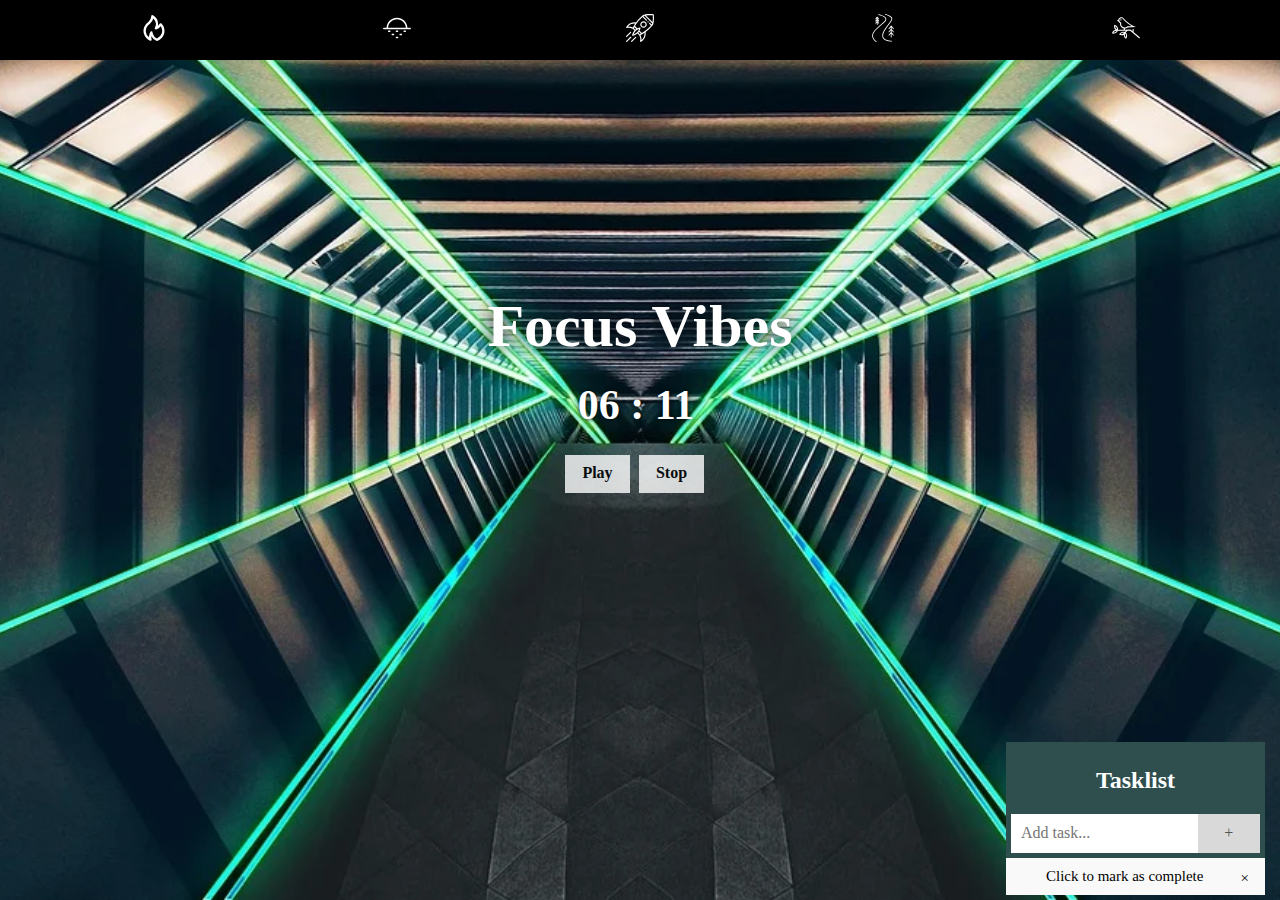
<file: Ambience Site/space.html>
<!DOCTYPE html>
<html lang="en">
<head>
  <meta http-equiv="Content-Type" content="text/html;charset=UTF-8">
  <meta name="viewport" content="width=device-width, initial-scale=1.0">
  <title>Focus Vibes</title>
  <!-- style sheets -->
  <link rel="stylesheet" href="css/normalize.css">
  <link rel="stylesheet" href="css/styles.css">
  <link rel="preconnect" href="https://fonts.googleapis.com">
<link rel="preconnect" href="https://fonts.gstatic.com" crossorigin>
<link href="https://fonts.googleapis.com/css2?family=Cormorant+SC:wght@400;600&display=swap" rel="stylesheet">
</head>

<body class="spaceship-ambience" title="spaceship background">
      <!-- nav with SVGs-->
<nav>

    <a href="index.html" title="fireplace">
        <svg xmlns="http://www.w3.org/2000/svg" width="32px" height="32px" viewBox="0 0 24 24" data-name="Layer 1"><path d="M8.46777,8.39453l-.00225.00183-.00214.00208ZM18.42188,8.208a1.237,1.237,0,0,0-.23-.17481.99959.99959,0,0,0-1.39941.41114,5.78155,5.78155,0,0,1-1.398,1.77734,8.6636,8.6636,0,0,0,.1333-1.50977,8.71407,8.71407,0,0,0-4.40039-7.582,1.00009,1.00009,0,0,0-1.49121.80567A7.017,7.017,0,0,1,7.165,6.87793l-.23047.1875a8.51269,8.51269,0,0,0-1.9873,1.8623A8.98348,8.98348,0,0,0,8.60254,22.83594.99942.99942,0,0,0,9.98,21.91016a1.04987,1.04987,0,0,0-.0498-.3125,6.977,6.977,0,0,1-.18995-2.58106,9.004,9.004,0,0,0,4.3125,4.0166.997.997,0,0,0,.71534.03809A8.99474,8.99474,0,0,0,18.42188,8.208ZM14.51709,21.03906a6.964,6.964,0,0,1-3.57666-4.40234,8.90781,8.90781,0,0,1-.17969-.96387,1.00025,1.00025,0,0,0-.79931-.84473A.982.982,0,0,0,9.77,14.80957a.99955.99955,0,0,0-.8667.501,8.9586,8.9586,0,0,0-1.20557,4.71777,6.98547,6.98547,0,0,1-1.17529-9.86816,6.55463,6.55463,0,0,1,1.562-1.458.74507.74507,0,0,0,.07422-.05469s.29669-.24548.30683-.2511a8.96766,8.96766,0,0,0,2.89874-4.63269,6.73625,6.73625,0,0,1,1.38623,8.08789,1.00024,1.00024,0,0,0,1.18359,1.418,7.85568,7.85568,0,0,0,3.86231-2.6875,7.00072,7.00072,0,0,1-3.2793,10.457Z"/></svg>
    </a>

    <a href="ocean.html" title="beach">
          <?xml version="1.0" encoding="iso-8859-1"?>
        <!-- Generator: Adobe Illustrator 18.0.0, SVG Export Plug-In . SVG Version: 6.00 Build 0)  -->
        <!DOCTYPE svg PUBLIC "-//W3C//DTD SVG 1.1//EN" "http://www.w3.org/Graphics/SVG/1.1/DTD/svg11.dtd">
        <svg version="1.1" id="Capa_1" xmlns="http://www.w3.org/2000/svg" xmlns:xlink="http://www.w3.org/1999/xlink" x="0px" y="0px"
        	 viewBox="0 0 487.822 487.822" style="enable-background:new 0 0 487.822 487.822;" xml:space="preserve" width="32px" height="32px">
        <g>
        	<path d="M474.822,238.123h-49.361c-5.701-95.199-84.944-170.906-181.55-170.906c-96.606,0.001-175.85,75.708-181.55,170.907H13
        		c-7.18,0-13,5.82-13,13c0,7.18,5.82,13,13,13l461.822,0c7.18,0,13-5.82,13-13C487.822,243.943,482.002,238.123,474.822,238.123z
        		 M243.911,93.216c82.265,0,149.843,64.055,155.499,144.906l-310.998,0.001C94.068,157.271,161.646,93.217,243.911,93.216z"/>
        	<path d="M182.284,345.291h-20.783c-7.18,0-13,5.82-13,13c0,7.18,5.82,13,13,13h20.783c7.18,0,13-5.82,13-13
        		C195.284,351.111,189.463,345.291,182.284,345.291z"/>
        	<path d="M118.982,288.606H98.199c-7.18,0-13,5.82-13,13c0,7.18,5.82,13,13,13h20.783c7.18,0,13-5.82,13-13
        		C131.982,294.426,126.162,288.606,118.982,288.606z"/>
        	<path d="M319.73,345.29h-20.783c-7.18,0-13,5.82-13,13c0,7.18,5.82,13,13,13h20.783c7.18,0,13-5.82,13-13
        		C332.73,351.11,326.91,345.29,319.73,345.29z"/>
        	<path d="M254.303,288.606h-20.784c-7.18,0-13,5.82-13,13c0,7.18,5.82,13,13,13h20.784c7.18,0,13-5.82,13-13
        		C267.303,294.426,261.482,288.606,254.303,288.606z"/>
        	<path d="M254.303,394.606h-20.784c-7.18,0-13,5.82-13,13c0,7.18,5.82,13,13,13h20.784c7.18,0,13-5.82,13-13
        		C267.303,400.426,261.482,394.606,254.303,394.606z"/>
        	<path d="M389.624,288.606H368.84c-7.18,0-13,5.82-13,13c0,7.18,5.82,13,13,13h20.783c7.18,0,13-5.82,13-13
        		C402.624,294.426,396.803,288.606,389.624,288.606z"/>
    </a>

    <a href="space.html" title="spaceship">
          <svg version="1.1" id="Layer_1" width="32px" height="32px" xmlns="http://www.w3.org/2000/svg" xmlns:xlink="http://www.w3.org/1999/xlink" x="0px" y="0px"
        	 viewBox="0 0 512 512" style="enable-background:new 0 0 512 512;" xml:space="preserve">
        <g>
        	<g>
        		<g>
        			<path d="M509.051,12.6c-0.523-5.096-4.552-9.125-9.649-9.649c-3.955-0.405-97.571-9.75-159.711,7.073
        				c-0.002,0-0.004,0.001-0.007,0.001c-19.392,5.247-34.113,12.7-43.766,22.153c-37.728,30.969-77.654,74.49-112.163,121.418
        				c-54.979-8.142-111,7.438-151.058,47.495c-11.651,11.651-21.496,24.933-29.26,39.477c-2.121,3.972-1.557,8.842,1.415,12.225
        				c2.971,3.381,7.725,4.569,11.94,2.978c28.725-10.851,66.919-4.869,105.09,14.363c0.058,0.062,0.112,0.127,0.173,0.187
        				c10.591,10.591,21.181,21.18,31.772,31.77c-32.675,37.338-41.09,82.954-41.454,85.002c-0.617,3.476,0.503,7.036,2.999,9.532
        				c2.045,2.045,4.801,3.166,7.643,3.166c0.628,0,1.26-0.055,1.889-0.166c2.048-0.363,47.668-8.78,85.005-41.457
        				c10.59,10.59,21.179,21.179,31.769,31.767c0.055,0.055,0.115,0.1,0.171,0.155c19.244,38.182,25.23,76.386,14.377,105.118
        				c-1.591,4.212-0.404,8.968,2.978,11.94c2.018,1.773,4.566,2.689,7.136,2.689c1.738,0,3.487-0.418,5.089-1.274
        				c14.544-7.764,27.826-17.609,39.477-29.26c34.228-34.227,51.806-80.924,49.501-131.49c-0.301-6.595-0.94-13.151-1.903-19.65
        				c46.882-34.484,90.358-74.375,121.306-112.08c9.457-9.654,16.909-24.379,22.154-43.778c0-0.001,0-0.002,0.001-0.003
        				C518.799,110.16,509.456,16.554,509.051,12.6z M141.645,217.34c-6.008,10.259-11.567,20.426-16.604,30.35
        				c-6.504-3.029-13.053-5.741-19.63-8.088c-20.125-7.183-39.401-10.787-57.208-10.787c-3.987,0-7.902,0.181-11.735,0.543
        				c3.571-4.544,7.416-8.878,11.517-12.979c32.368-32.368,76.745-46.397,121.485-42.699c-9.939,14.445-19.289,29.082-27.823,43.661
        				L141.645,217.34z M142.799,260.491c3.274-6.564,6.799-13.256,10.549-20.025l33.323,33.323
        				c-5.885,3.843-11.772,8.189-17.48,13.091C160.393,278.083,151.597,269.288,142.799,260.491z M201.998,335.989
        				c-20.808,20.807-46.822,32.08-63.637,37.65c5.571-16.819,16.843-42.83,37.65-63.637c20.807-20.807,46.821-32.079,63.637-37.65
        				C234.077,289.171,222.805,315.182,201.998,335.989z M251.511,369.194c-8.796-8.794-17.593-17.591-26.389-26.387
        				c4.902-5.707,9.247-11.593,13.089-17.478l33.318,33.318C264.765,362.396,258.074,365.921,251.511,369.194z M295.622,464.016
        				c-4.101,4.101-8.435,7.946-12.979,11.517c1.978-20.947-1.454-44.313-10.247-68.943c-2.349-6.578-5.061-13.13-8.091-19.635
        				c9.926-5.035,20.089-10.596,30.339-16.605c0.001,0,0.002-0.001,0.002-0.001c14.607-8.549,29.272-17.917,43.745-27.875
        				c0.175,2.102,0.326,4.209,0.423,6.322C340.84,393.219,325.501,434.137,295.622,464.016z M469.958,193.808
        				c-0.118-0.13-0.228-0.266-0.353-0.391l-29.897-29.897c-4.221-4.221-11.065-4.221-15.287,0c-4.221,4.221-4.221,11.065,0,15.286
        				l29.897,29.897c0.639,0.639,1.344,1.169,2.084,1.615c-41.794,48.514-103.757,99.884-165.512,137.118l-41.584-41.584
        				c12.25-24.785,16.085-45.582,16.327-46.95c0.617-3.476-0.503-7.036-2.999-9.532c-2.498-2.497-6.057-3.616-9.532-3
        				c-1.368,0.243-22.165,4.077-46.95,16.327l-41.593-41.593c37.191-61.668,88.466-123.539,136.909-165.327
        				c0.223,0.27,0.457,0.533,0.709,0.785l63.519,63.519c2.111,2.111,4.877,3.166,7.643,3.166c2.766,0,5.533-1.056,7.643-3.166
        				c4.221-4.221,4.221-11.065,0-15.286l-62.771-62.771c5.569-3.563,12.642-6.706,21.179-9.395l69.995,69.995l69.979,69.979
        				C476.673,181.151,473.526,188.235,469.958,193.808z M485.191,147.856L364.139,26.804c45.772-7.881,102.569-4.745,124.166-3.104
        				C489.949,45.293,493.089,102.062,485.191,147.856z"/>
        			<path d="M394.713,133.812c-4.221,4.221-4.221,11.065,0,15.286l1.081,1.081c2.111,2.111,4.877,3.166,7.643,3.166
        				s5.533-1.055,7.643-3.166c4.221-4.221,4.221-11.065,0-15.286l-1.081-1.081C405.778,129.59,398.934,129.59,394.713,133.812z"/>
        			<path d="M320.269,132.282c-15.88,0-30.809,6.184-42.037,17.412c-23.179,23.179-23.179,60.895,0,84.074
        				c11.228,11.228,26.158,17.412,42.037,17.412c15.88,0,30.809-6.184,42.037-17.412c11.229-11.228,17.412-26.158,17.412-42.037
        				c0-15.879-6.184-30.809-17.412-42.037C351.078,138.466,336.149,132.282,320.269,132.282z M347.02,218.483
        				c-7.146,7.146-16.646,11.08-26.751,11.08s-19.605-3.936-26.751-11.08c-14.75-14.75-14.75-38.751,0-53.501
        				c7.145-7.146,16.646-11.08,26.751-11.08s19.605,3.934,26.751,11.08c7.145,7.146,11.08,16.646,11.08,26.751
        				C358.101,201.837,354.165,211.337,347.02,218.483z"/>
        			<path d="M10.809,420.282c2.766,0,5.533-1.055,7.643-3.166l74.471-74.471c4.221-4.221,4.221-11.065,0-15.286
        				c-4.221-4.221-11.065-4.221-15.287,0L3.166,401.83c-4.221,4.221-4.221,11.065,0,15.286
        				C5.277,419.226,8.043,420.282,10.809,420.282z"/>
        			<path d="M169.355,419.076l-74.472,74.472c-4.221,4.221-4.221,11.065,0,15.286c2.111,2.111,4.877,3.166,7.643,3.166
        				c2.766,0,5.533-1.056,7.643-3.166l74.472-74.472c4.221-4.221,4.221-11.065,0-15.286
        				C180.421,414.855,173.577,414.855,169.355,419.076z"/>
        			<path d="M95.031,416.969c-4.221-4.221-11.065-4.221-15.287,0L4.248,492.465c-4.221,4.221-4.221,11.065,0,15.286
        				c2.111,2.111,4.877,3.166,7.643,3.166s5.533-1.055,7.643-3.166l75.495-75.496C99.251,428.035,99.251,421.19,95.031,416.969z"/>

    </a>

    <a href="stream.html" title="stream">
      <?xml version="1.0" encoding="iso-8859-1"?>
        <!-- Generator: Adobe Illustrator 18.0.0, SVG Export Plug-In . SVG Version: 6.00 Build 0)  -->
        <!DOCTYPE svg PUBLIC "-//W3C//DTD SVG 1.1//EN" "http://www.w3.org/Graphics/SVG/1.1/DTD/svg11.dtd">
          <svg version="1.1" id="Capa_1" width="32px" height="32px" xmlns="http://www.w3.org/2000/svg" xmlns:xlink="http://www.w3.org/1999/xlink" x="0px" y="0px"
           viewBox="0 0 399.888 399.888" style="enable-background:new 0 0 399.888 399.888;" xml:space="preserve">
            <g>
          <path d="M322.833,381.871c-0.258-0.005-26.109-0.57-53.849-7.807c-24.776-6.463-56.088-19.696-64.552-46.03
            c-15.083-46.925,34.861-113.407,74.992-166.826c30.772-40.96,55.077-73.313,53.277-95.816
            c-1.101-13.765-12.274-26.923-33.208-39.109C283.924,17.22,262.719,8.47,236.467,0.274c-3.164-0.987-6.528,0.776-7.516,3.939
            c-0.987,3.163,0.776,6.528,3.939,7.515c74.494,23.257,87.015,44.204,87.848,54.62c1.438,17.972-23.989,51.819-50.909,87.652
            c-43.97,58.529-93.806,124.867-76.822,177.705c19.092,59.399,125.096,62.078,129.599,62.163c0.039,0,0.077,0.001,0.115,0.001
            c3.261,0,5.935-2.612,5.997-5.887C328.782,384.67,326.146,381.933,322.833,381.871z"/>
          <path d="M244.412,89.767c4.036-12.106,2.866-23.767-3.476-34.656C219.323,17.997,143.113,2.62,139.879,1.983
            c-3.25-0.642-6.406,1.477-7.046,4.728c-0.64,3.251,1.477,6.406,4.729,7.046c0.187,0.037,18.888,3.761,39.875,11.66
            c27.08,10.192,45.453,22.548,53.131,35.733c4.594,7.889,5.399,16.009,2.461,24.823c-4.137,12.41-31.346,35.429-60.153,59.799
            c-31.966,27.042-68.196,57.692-94.246,89.904c-31.357,38.775-41,71.624-29.48,100.423c10.19,25.477,26.378,45.971,49.486,62.653
            c1.063,0.767,2.29,1.136,3.507,1.136c1.861,0,3.697-0.864,4.87-2.489c1.939-2.687,1.334-6.437-1.353-8.376
            c-21.208-15.311-36.049-34.08-45.369-57.381c-22.388-55.97,60.103-125.754,120.334-176.709
            C213.357,127.242,239.211,105.37,244.412,89.767z"/>
          <path d="M90.915,128.189c-2.083,2.578-1.682,6.355,0.895,8.438c2.577,2.083,6.354,1.682,8.438-0.895L111,122.428v28.273
            c0,3.313,2.686,6,6,6s6-2.687,6-6v-28.273l10.752,13.304c1.186,1.467,2.92,2.229,4.67,2.229c1.324,0,2.657-0.436,3.768-1.333
            c2.577-2.083,2.978-5.86,0.895-8.438L123,103.336V92.081l10.752,13.305c1.186,1.467,2.92,2.229,4.67,2.229
            c1.324,0,2.657-0.436,3.768-1.333c2.577-2.083,2.978-5.86,0.895-8.438L123,72.99V61.734l10.752,13.304
            c1.186,1.467,2.92,2.229,4.67,2.229c1.324,0,2.657-0.437,3.768-1.333c2.577-2.083,2.978-5.861,0.895-8.438l-21.418-26.503
            c-1.139-1.41-2.854-2.229-4.667-2.229c-1.813,0-3.527,0.819-4.667,2.229L90.915,67.496c-2.083,2.577-1.682,6.355,0.895,8.438
            c2.577,2.082,6.354,1.682,8.438-0.896L111,61.734V72.99L90.915,97.843c-2.083,2.578-1.682,6.355,0.895,8.438
            c2.577,2.083,6.354,1.682,8.438-0.895L111,92.081v11.255L90.915,128.189z"/>
              <path d="M344.764,260.612c1.186,1.467,2.92,2.229,4.67,2.229c1.324,0,2.657-0.436,3.768-1.333c2.577-2.083,2.978-5.86,0.895-8.438
            L323,214.591v-26.857l21.763,26.929c1.186,1.467,2.92,2.229,4.67,2.229c1.324,0,2.657-0.436,3.768-1.333
            c2.577-2.083,2.978-5.86,0.895-8.438l-32.43-40.128c-1.139-1.409-2.854-2.229-4.667-2.229c-1.813,0-3.527,0.819-4.667,2.229
            l-32.43,40.128c-2.083,2.578-1.682,6.355,0.895,8.438c2.577,2.083,6.354,1.682,8.438-0.895L311,187.735v26.857l-31.096,38.478
            c-2.083,2.578-1.682,6.355,0.895,8.438c2.577,2.083,6.354,1.682,8.438-0.895L311,233.683v26.857l-31.096,38.478
            c-2.083,2.578-1.682,6.355,0.895,8.438c2.577,2.083,6.354,1.682,8.438-0.895L311,279.631v51.57c0,3.313,2.687,6,6,6s6-2.687,6-6
            v-51.57l21.763,26.929c1.186,1.467,2.92,2.229,4.67,2.229c1.324,0,2.657-0.436,3.768-1.333c2.577-2.083,2.978-5.86,0.895-8.438
            L323,260.54v-26.857L344.764,260.612z"/>
    </a>

    <a href="window.html" title="garden">
        <?xml version="1.0" encoding="iso-8859-1"?>
        <!-- Generator: Adobe Illustrator 18.1.1, SVG Export Plug-In . SVG Version: 6.00 Build 0)  -->
        <svg version="1.1" id="Capa_1" width="32px" height="32px" xmlns="http://www.w3.org/2000/svg" xmlns:xlink="http://www.w3.org/1999/xlink" x="0px" y="0px"
         viewBox="0 0 612.003 612.003" style="enable-background:new 0 0 612.003 612.003;" xml:space="preserve">
        <g>
        <g>
          <circle cx="194.481" cy="130.035" r="13.6"/>
          <path d="M470.232,395.557l5.096-67.659l-23.732-1.788l-3.798,50.408l-41.488-35.212l-125.006,1.498v-23.689
            c10.892-0.573,21.579-2.912,31.835-6.997c11.42-4.549,21.709-11.001,30.644-19.206l178.54-6.059l-51.047-24.823
            C355.064,202.513,280.054,121.261,271.84,112.144c-7.614-8.449-26.073-28.57-33.058-32.9
            c-10.667-6.613-22.911-10.108-35.407-10.108c-8.927,0-17.68,1.768-26.015,5.255c-21.059,8.809-35.582,27.64-39.842,48.987
            l-30.345,26.618l33.988,11.534c3.272,8.061,8.058,15.427,14.112,21.632c2.419,2.479,9.86,8.828,21.865,18.905
            c-3.131,18.154-1.195,36.672,5.705,53.993c12.961,32.531,41.204,55.3,74.663,61.498v25.529l-125.509,1.503
            c2.802-20.514-1.309-41.556-12.027-60.385c-12.862-22.599-33.311-38.68-57.576-45.279l-11.427-3.108l-3.164,11.412
            c-6.718,24.233-3.332,50.025,9.53,72.625c5.231,9.19,11.732,17.279,19.217,24.112c-34.729,7.458-64.086,33.913-73.444,68.322
            L0,423.717l11.412,3.164c7.983,2.213,16.26,3.335,24.6,3.335c39.851,0,76.48-25.495,90.439-61.758l179.33-2.147l-24.335,25.687
            c-10.655-4.122-21.938-6.242-33.663-6.242c-37.335,0-71.623,21.178-87.353,53.952l-5.124,10.676l10.65,5.176
            c12.682,6.164,26.392,9.289,40.748,9.289c18.229,0,35.725-5.059,50.695-14.042c-0.556,7.062-0.376,14.264,0.626,21.517
            c3.555,25.76,16.571,48.283,36.655,63.418l9.457,7.126l7.174-9.421c15.233-20.007,21.665-45.213,18.112-70.972
            c-3.045-22.067-13.052-41.743-28.478-56.449l38-40.111l58.753-0.704l198.904,168.818l15.402-18.146L470.232,395.557z
             M204.953,247.251c-5.984-15.018-7.075-31.208-3.16-46.821l1.81-7.216l-8.69-7.301c-5.566-4.668-20.35-17.064-22.608-19.375
            c-5.265-5.396-9.056-12.175-10.961-19.604c-5.287-20.617,5.549-42.365,25.202-50.586c5.411-2.264,11.074-3.412,16.831-3.412
            c8.061,0,15.97,2.261,22.749,6.46c1.902,1.316,11.257,10.059,28.075,28.723c7.714,8.561,72.837,79.13,174.982,138.077
            l-95.498,3.242l-3.329,3.366c-7.393,7.48-16.148,13.267-26.025,17.2c-9.088,3.621-18.605,5.455-28.288,5.455
            C244.525,295.461,216.619,276.539,204.953,247.251z M188.702,438.742c13.45-18.054,35.433-29.187,59.081-29.187
            c6.19,0,12.208,0.773,18.001,2.307c-13.449,18.052-35.433,29.187-59.081,29.187C200.516,441.049,194.498,440.275,188.702,438.742z
             M305.844,465.726c2.014,14.594-0.355,29.343-6.55,42.047c-9.404-10.553-15.679-24.109-17.693-38.703
            c-2.013-14.593,0.355-29.343,6.552-42.049C297.557,437.576,303.832,451.133,305.844,465.726z M68.49,266.607
            c12.65,6.307,23.509,16.566,30.797,29.37c7.288,12.803,10.564,27.378,9.527,41.474c-12.65-6.307-23.509-16.566-30.797-29.371
            C70.729,295.277,67.453,280.705,68.49,266.607z M36.012,406.417c-1.756,0-3.507-0.068-5.25-0.201
            c11.97-24.109,37.756-40.568,65.65-40.568c1.756,0,3.507,0.068,5.25,0.201C89.692,389.958,63.904,406.417,36.012,406.417z"/>
        </g>
    </a>


</nav>


    <!-- header -->
  <header>
  </header>

    <!-- main -->
  <main>
    <div id="title">
      <h1>Focus Vibes</h1>
    </div>

    <div id="clock"></div>

    <div id="sound-btns">
      <audio id="audio"></audio>
      <button id="sound" onclick="play('../audio/space.mp3')">Play</button>
      <button id="stop" onclick="stopSound('../audio/space.mp3')">Stop</button>
    </div>

    <div id="tasklist">
      <div class="header">
        <h2>Tasklist</h2>
        <input type="text" id="myInput" placeholder="Add task...">
        <span onclick="newElement()" class="addBtn">+</span>
      </div>
      <ul id="myUL">
        <li>Click to mark as complete</li>
      </ul>
    </div>



  </main>

<script src="js/app.js"></script>
</body>
</html>
<!-- SVGs taken from https://www.svgrepo.com/ -->
<!-- audio clips taken from https://www.zapsplat.com/ & https://www.soundjay.com/index.html -->
</file>
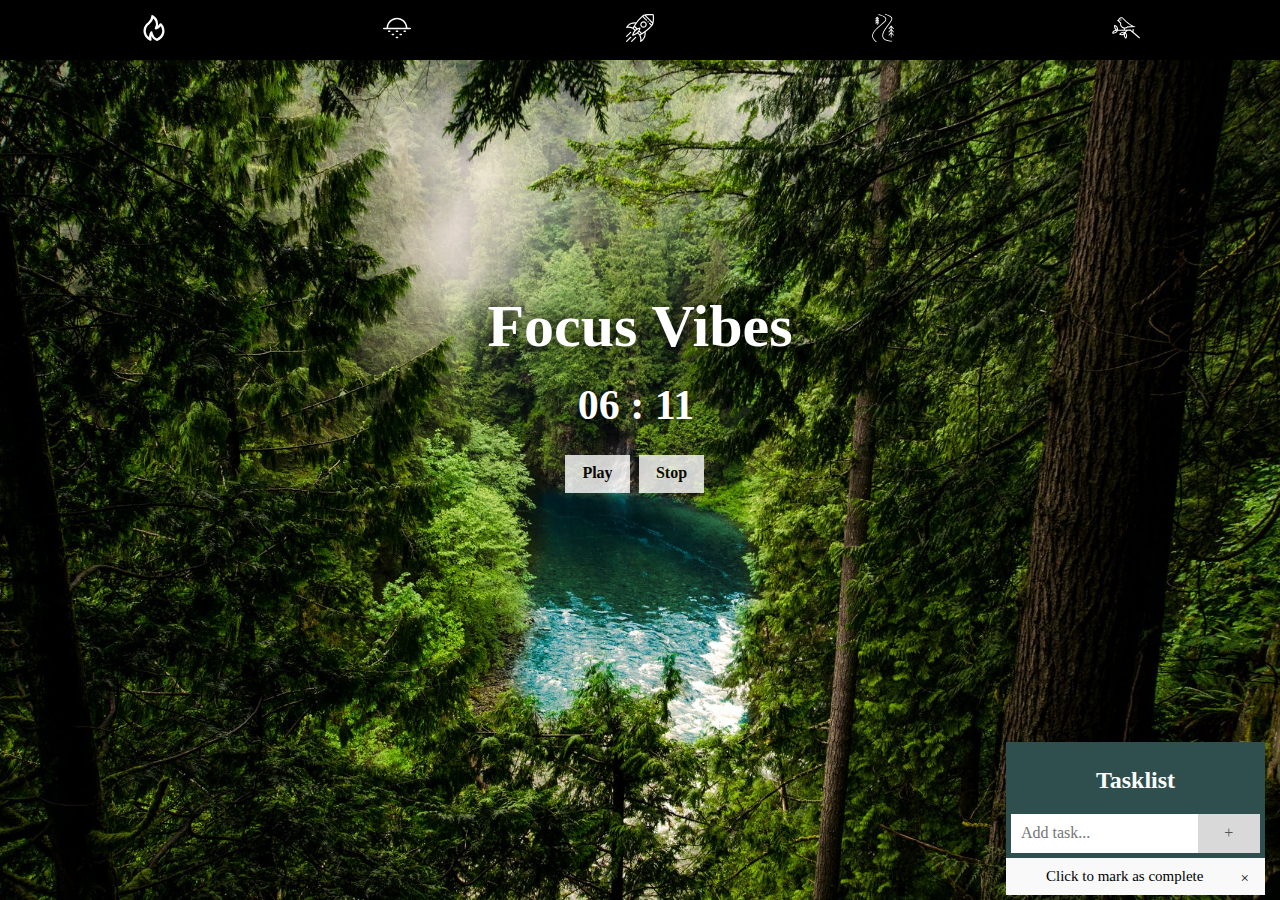
<file: Ambience Site/stream.html>
<!DOCTYPE html>
<html lang="en">
<head>
  <meta http-equiv="Content-Type" content="text/html;charset=UTF-8">
  <meta name="viewport" content="width=device-width, initial-scale=1.0">
  <title>Focus Vibes</title>
  <!-- style sheets -->
  <link rel="stylesheet" href="css/normalize.css">
  <link rel="stylesheet" href="css/styles.css">
  <link rel="preconnect" href="https://fonts.googleapis.com">
<link rel="preconnect" href="https://fonts.gstatic.com" crossorigin>
<link href="https://fonts.googleapis.com/css2?family=Cormorant+SC:wght@400;600&display=swap" rel="stylesheet">
</head>

<body class="stream-ambience" title="stream background">

  
      <!-- nav with SVGs-->
<nav>

    <a href="index.html" title="fireplace">
        <svg xmlns="http://www.w3.org/2000/svg" width="32px" height="32px" viewBox="0 0 24 24" data-name="Layer 1"><path d="M8.46777,8.39453l-.00225.00183-.00214.00208ZM18.42188,8.208a1.237,1.237,0,0,0-.23-.17481.99959.99959,0,0,0-1.39941.41114,5.78155,5.78155,0,0,1-1.398,1.77734,8.6636,8.6636,0,0,0,.1333-1.50977,8.71407,8.71407,0,0,0-4.40039-7.582,1.00009,1.00009,0,0,0-1.49121.80567A7.017,7.017,0,0,1,7.165,6.87793l-.23047.1875a8.51269,8.51269,0,0,0-1.9873,1.8623A8.98348,8.98348,0,0,0,8.60254,22.83594.99942.99942,0,0,0,9.98,21.91016a1.04987,1.04987,0,0,0-.0498-.3125,6.977,6.977,0,0,1-.18995-2.58106,9.004,9.004,0,0,0,4.3125,4.0166.997.997,0,0,0,.71534.03809A8.99474,8.99474,0,0,0,18.42188,8.208ZM14.51709,21.03906a6.964,6.964,0,0,1-3.57666-4.40234,8.90781,8.90781,0,0,1-.17969-.96387,1.00025,1.00025,0,0,0-.79931-.84473A.982.982,0,0,0,9.77,14.80957a.99955.99955,0,0,0-.8667.501,8.9586,8.9586,0,0,0-1.20557,4.71777,6.98547,6.98547,0,0,1-1.17529-9.86816,6.55463,6.55463,0,0,1,1.562-1.458.74507.74507,0,0,0,.07422-.05469s.29669-.24548.30683-.2511a8.96766,8.96766,0,0,0,2.89874-4.63269,6.73625,6.73625,0,0,1,1.38623,8.08789,1.00024,1.00024,0,0,0,1.18359,1.418,7.85568,7.85568,0,0,0,3.86231-2.6875,7.00072,7.00072,0,0,1-3.2793,10.457Z"/></svg>
    </a>

    <a href="ocean.html" title="beach">
          <?xml version="1.0" encoding="iso-8859-1"?>
        <!-- Generator: Adobe Illustrator 18.0.0, SVG Export Plug-In . SVG Version: 6.00 Build 0)  -->
        <!DOCTYPE svg PUBLIC "-//W3C//DTD SVG 1.1//EN" "http://www.w3.org/Graphics/SVG/1.1/DTD/svg11.dtd">
        <svg version="1.1" id="Capa_1" xmlns="http://www.w3.org/2000/svg" xmlns:xlink="http://www.w3.org/1999/xlink" x="0px" y="0px"
        	 viewBox="0 0 487.822 487.822" style="enable-background:new 0 0 487.822 487.822;" xml:space="preserve" width="32px" height="32px">
        <g>
        	<path d="M474.822,238.123h-49.361c-5.701-95.199-84.944-170.906-181.55-170.906c-96.606,0.001-175.85,75.708-181.55,170.907H13
        		c-7.18,0-13,5.82-13,13c0,7.18,5.82,13,13,13l461.822,0c7.18,0,13-5.82,13-13C487.822,243.943,482.002,238.123,474.822,238.123z
        		 M243.911,93.216c82.265,0,149.843,64.055,155.499,144.906l-310.998,0.001C94.068,157.271,161.646,93.217,243.911,93.216z"/>
        	<path d="M182.284,345.291h-20.783c-7.18,0-13,5.82-13,13c0,7.18,5.82,13,13,13h20.783c7.18,0,13-5.82,13-13
        		C195.284,351.111,189.463,345.291,182.284,345.291z"/>
        	<path d="M118.982,288.606H98.199c-7.18,0-13,5.82-13,13c0,7.18,5.82,13,13,13h20.783c7.18,0,13-5.82,13-13
        		C131.982,294.426,126.162,288.606,118.982,288.606z"/>
        	<path d="M319.73,345.29h-20.783c-7.18,0-13,5.82-13,13c0,7.18,5.82,13,13,13h20.783c7.18,0,13-5.82,13-13
        		C332.73,351.11,326.91,345.29,319.73,345.29z"/>
        	<path d="M254.303,288.606h-20.784c-7.18,0-13,5.82-13,13c0,7.18,5.82,13,13,13h20.784c7.18,0,13-5.82,13-13
        		C267.303,294.426,261.482,288.606,254.303,288.606z"/>
        	<path d="M254.303,394.606h-20.784c-7.18,0-13,5.82-13,13c0,7.18,5.82,13,13,13h20.784c7.18,0,13-5.82,13-13
        		C267.303,400.426,261.482,394.606,254.303,394.606z"/>
        	<path d="M389.624,288.606H368.84c-7.18,0-13,5.82-13,13c0,7.18,5.82,13,13,13h20.783c7.18,0,13-5.82,13-13
        		C402.624,294.426,396.803,288.606,389.624,288.606z"/>
    </a>

    <a href="space.html" title="spaceship">
          <svg version="1.1" id="Layer_1" width="32px" height="32px" xmlns="http://www.w3.org/2000/svg" xmlns:xlink="http://www.w3.org/1999/xlink" x="0px" y="0px"
        	 viewBox="0 0 512 512" style="enable-background:new 0 0 512 512;" xml:space="preserve">
        <g>
        	<g>
        		<g>
        			<path d="M509.051,12.6c-0.523-5.096-4.552-9.125-9.649-9.649c-3.955-0.405-97.571-9.75-159.711,7.073
        				c-0.002,0-0.004,0.001-0.007,0.001c-19.392,5.247-34.113,12.7-43.766,22.153c-37.728,30.969-77.654,74.49-112.163,121.418
        				c-54.979-8.142-111,7.438-151.058,47.495c-11.651,11.651-21.496,24.933-29.26,39.477c-2.121,3.972-1.557,8.842,1.415,12.225
        				c2.971,3.381,7.725,4.569,11.94,2.978c28.725-10.851,66.919-4.869,105.09,14.363c0.058,0.062,0.112,0.127,0.173,0.187
        				c10.591,10.591,21.181,21.18,31.772,31.77c-32.675,37.338-41.09,82.954-41.454,85.002c-0.617,3.476,0.503,7.036,2.999,9.532
        				c2.045,2.045,4.801,3.166,7.643,3.166c0.628,0,1.26-0.055,1.889-0.166c2.048-0.363,47.668-8.78,85.005-41.457
        				c10.59,10.59,21.179,21.179,31.769,31.767c0.055,0.055,0.115,0.1,0.171,0.155c19.244,38.182,25.23,76.386,14.377,105.118
        				c-1.591,4.212-0.404,8.968,2.978,11.94c2.018,1.773,4.566,2.689,7.136,2.689c1.738,0,3.487-0.418,5.089-1.274
        				c14.544-7.764,27.826-17.609,39.477-29.26c34.228-34.227,51.806-80.924,49.501-131.49c-0.301-6.595-0.94-13.151-1.903-19.65
        				c46.882-34.484,90.358-74.375,121.306-112.08c9.457-9.654,16.909-24.379,22.154-43.778c0-0.001,0-0.002,0.001-0.003
        				C518.799,110.16,509.456,16.554,509.051,12.6z M141.645,217.34c-6.008,10.259-11.567,20.426-16.604,30.35
        				c-6.504-3.029-13.053-5.741-19.63-8.088c-20.125-7.183-39.401-10.787-57.208-10.787c-3.987,0-7.902,0.181-11.735,0.543
        				c3.571-4.544,7.416-8.878,11.517-12.979c32.368-32.368,76.745-46.397,121.485-42.699c-9.939,14.445-19.289,29.082-27.823,43.661
        				L141.645,217.34z M142.799,260.491c3.274-6.564,6.799-13.256,10.549-20.025l33.323,33.323
        				c-5.885,3.843-11.772,8.189-17.48,13.091C160.393,278.083,151.597,269.288,142.799,260.491z M201.998,335.989
        				c-20.808,20.807-46.822,32.08-63.637,37.65c5.571-16.819,16.843-42.83,37.65-63.637c20.807-20.807,46.821-32.079,63.637-37.65
        				C234.077,289.171,222.805,315.182,201.998,335.989z M251.511,369.194c-8.796-8.794-17.593-17.591-26.389-26.387
        				c4.902-5.707,9.247-11.593,13.089-17.478l33.318,33.318C264.765,362.396,258.074,365.921,251.511,369.194z M295.622,464.016
        				c-4.101,4.101-8.435,7.946-12.979,11.517c1.978-20.947-1.454-44.313-10.247-68.943c-2.349-6.578-5.061-13.13-8.091-19.635
        				c9.926-5.035,20.089-10.596,30.339-16.605c0.001,0,0.002-0.001,0.002-0.001c14.607-8.549,29.272-17.917,43.745-27.875
        				c0.175,2.102,0.326,4.209,0.423,6.322C340.84,393.219,325.501,434.137,295.622,464.016z M469.958,193.808
        				c-0.118-0.13-0.228-0.266-0.353-0.391l-29.897-29.897c-4.221-4.221-11.065-4.221-15.287,0c-4.221,4.221-4.221,11.065,0,15.286
        				l29.897,29.897c0.639,0.639,1.344,1.169,2.084,1.615c-41.794,48.514-103.757,99.884-165.512,137.118l-41.584-41.584
        				c12.25-24.785,16.085-45.582,16.327-46.95c0.617-3.476-0.503-7.036-2.999-9.532c-2.498-2.497-6.057-3.616-9.532-3
        				c-1.368,0.243-22.165,4.077-46.95,16.327l-41.593-41.593c37.191-61.668,88.466-123.539,136.909-165.327
        				c0.223,0.27,0.457,0.533,0.709,0.785l63.519,63.519c2.111,2.111,4.877,3.166,7.643,3.166c2.766,0,5.533-1.056,7.643-3.166
        				c4.221-4.221,4.221-11.065,0-15.286l-62.771-62.771c5.569-3.563,12.642-6.706,21.179-9.395l69.995,69.995l69.979,69.979
        				C476.673,181.151,473.526,188.235,469.958,193.808z M485.191,147.856L364.139,26.804c45.772-7.881,102.569-4.745,124.166-3.104
        				C489.949,45.293,493.089,102.062,485.191,147.856z"/>
        			<path d="M394.713,133.812c-4.221,4.221-4.221,11.065,0,15.286l1.081,1.081c2.111,2.111,4.877,3.166,7.643,3.166
        				s5.533-1.055,7.643-3.166c4.221-4.221,4.221-11.065,0-15.286l-1.081-1.081C405.778,129.59,398.934,129.59,394.713,133.812z"/>
        			<path d="M320.269,132.282c-15.88,0-30.809,6.184-42.037,17.412c-23.179,23.179-23.179,60.895,0,84.074
        				c11.228,11.228,26.158,17.412,42.037,17.412c15.88,0,30.809-6.184,42.037-17.412c11.229-11.228,17.412-26.158,17.412-42.037
        				c0-15.879-6.184-30.809-17.412-42.037C351.078,138.466,336.149,132.282,320.269,132.282z M347.02,218.483
        				c-7.146,7.146-16.646,11.08-26.751,11.08s-19.605-3.936-26.751-11.08c-14.75-14.75-14.75-38.751,0-53.501
        				c7.145-7.146,16.646-11.08,26.751-11.08s19.605,3.934,26.751,11.08c7.145,7.146,11.08,16.646,11.08,26.751
        				C358.101,201.837,354.165,211.337,347.02,218.483z"/>
        			<path d="M10.809,420.282c2.766,0,5.533-1.055,7.643-3.166l74.471-74.471c4.221-4.221,4.221-11.065,0-15.286
        				c-4.221-4.221-11.065-4.221-15.287,0L3.166,401.83c-4.221,4.221-4.221,11.065,0,15.286
        				C5.277,419.226,8.043,420.282,10.809,420.282z"/>
        			<path d="M169.355,419.076l-74.472,74.472c-4.221,4.221-4.221,11.065,0,15.286c2.111,2.111,4.877,3.166,7.643,3.166
        				c2.766,0,5.533-1.056,7.643-3.166l74.472-74.472c4.221-4.221,4.221-11.065,0-15.286
        				C180.421,414.855,173.577,414.855,169.355,419.076z"/>
        			<path d="M95.031,416.969c-4.221-4.221-11.065-4.221-15.287,0L4.248,492.465c-4.221,4.221-4.221,11.065,0,15.286
        				c2.111,2.111,4.877,3.166,7.643,3.166s5.533-1.055,7.643-3.166l75.495-75.496C99.251,428.035,99.251,421.19,95.031,416.969z"/>

    </a>

    <a href="stream.html" title="stream">
      <?xml version="1.0" encoding="iso-8859-1"?>
        <!-- Generator: Adobe Illustrator 18.0.0, SVG Export Plug-In . SVG Version: 6.00 Build 0)  -->
        <!DOCTYPE svg PUBLIC "-//W3C//DTD SVG 1.1//EN" "http://www.w3.org/Graphics/SVG/1.1/DTD/svg11.dtd">
          <svg version="1.1" id="Capa_1" width="32px" height="32px" xmlns="http://www.w3.org/2000/svg" xmlns:xlink="http://www.w3.org/1999/xlink" x="0px" y="0px"
           viewBox="0 0 399.888 399.888" style="enable-background:new 0 0 399.888 399.888;" xml:space="preserve">
            <g>
          <path d="M322.833,381.871c-0.258-0.005-26.109-0.57-53.849-7.807c-24.776-6.463-56.088-19.696-64.552-46.03
            c-15.083-46.925,34.861-113.407,74.992-166.826c30.772-40.96,55.077-73.313,53.277-95.816
            c-1.101-13.765-12.274-26.923-33.208-39.109C283.924,17.22,262.719,8.47,236.467,0.274c-3.164-0.987-6.528,0.776-7.516,3.939
            c-0.987,3.163,0.776,6.528,3.939,7.515c74.494,23.257,87.015,44.204,87.848,54.62c1.438,17.972-23.989,51.819-50.909,87.652
            c-43.97,58.529-93.806,124.867-76.822,177.705c19.092,59.399,125.096,62.078,129.599,62.163c0.039,0,0.077,0.001,0.115,0.001
            c3.261,0,5.935-2.612,5.997-5.887C328.782,384.67,326.146,381.933,322.833,381.871z"/>
          <path d="M244.412,89.767c4.036-12.106,2.866-23.767-3.476-34.656C219.323,17.997,143.113,2.62,139.879,1.983
            c-3.25-0.642-6.406,1.477-7.046,4.728c-0.64,3.251,1.477,6.406,4.729,7.046c0.187,0.037,18.888,3.761,39.875,11.66
            c27.08,10.192,45.453,22.548,53.131,35.733c4.594,7.889,5.399,16.009,2.461,24.823c-4.137,12.41-31.346,35.429-60.153,59.799
            c-31.966,27.042-68.196,57.692-94.246,89.904c-31.357,38.775-41,71.624-29.48,100.423c10.19,25.477,26.378,45.971,49.486,62.653
            c1.063,0.767,2.29,1.136,3.507,1.136c1.861,0,3.697-0.864,4.87-2.489c1.939-2.687,1.334-6.437-1.353-8.376
            c-21.208-15.311-36.049-34.08-45.369-57.381c-22.388-55.97,60.103-125.754,120.334-176.709
            C213.357,127.242,239.211,105.37,244.412,89.767z"/>
          <path d="M90.915,128.189c-2.083,2.578-1.682,6.355,0.895,8.438c2.577,2.083,6.354,1.682,8.438-0.895L111,122.428v28.273
            c0,3.313,2.686,6,6,6s6-2.687,6-6v-28.273l10.752,13.304c1.186,1.467,2.92,2.229,4.67,2.229c1.324,0,2.657-0.436,3.768-1.333
            c2.577-2.083,2.978-5.86,0.895-8.438L123,103.336V92.081l10.752,13.305c1.186,1.467,2.92,2.229,4.67,2.229
            c1.324,0,2.657-0.436,3.768-1.333c2.577-2.083,2.978-5.86,0.895-8.438L123,72.99V61.734l10.752,13.304
            c1.186,1.467,2.92,2.229,4.67,2.229c1.324,0,2.657-0.437,3.768-1.333c2.577-2.083,2.978-5.861,0.895-8.438l-21.418-26.503
            c-1.139-1.41-2.854-2.229-4.667-2.229c-1.813,0-3.527,0.819-4.667,2.229L90.915,67.496c-2.083,2.577-1.682,6.355,0.895,8.438
            c2.577,2.082,6.354,1.682,8.438-0.896L111,61.734V72.99L90.915,97.843c-2.083,2.578-1.682,6.355,0.895,8.438
            c2.577,2.083,6.354,1.682,8.438-0.895L111,92.081v11.255L90.915,128.189z"/>
              <path d="M344.764,260.612c1.186,1.467,2.92,2.229,4.67,2.229c1.324,0,2.657-0.436,3.768-1.333c2.577-2.083,2.978-5.86,0.895-8.438
            L323,214.591v-26.857l21.763,26.929c1.186,1.467,2.92,2.229,4.67,2.229c1.324,0,2.657-0.436,3.768-1.333
            c2.577-2.083,2.978-5.86,0.895-8.438l-32.43-40.128c-1.139-1.409-2.854-2.229-4.667-2.229c-1.813,0-3.527,0.819-4.667,2.229
            l-32.43,40.128c-2.083,2.578-1.682,6.355,0.895,8.438c2.577,2.083,6.354,1.682,8.438-0.895L311,187.735v26.857l-31.096,38.478
            c-2.083,2.578-1.682,6.355,0.895,8.438c2.577,2.083,6.354,1.682,8.438-0.895L311,233.683v26.857l-31.096,38.478
            c-2.083,2.578-1.682,6.355,0.895,8.438c2.577,2.083,6.354,1.682,8.438-0.895L311,279.631v51.57c0,3.313,2.687,6,6,6s6-2.687,6-6
            v-51.57l21.763,26.929c1.186,1.467,2.92,2.229,4.67,2.229c1.324,0,2.657-0.436,3.768-1.333c2.577-2.083,2.978-5.86,0.895-8.438
            L323,260.54v-26.857L344.764,260.612z"/>
    </a>

    <a href="window.html" title="garden">
        <?xml version="1.0" encoding="iso-8859-1"?>
        <!-- Generator: Adobe Illustrator 18.1.1, SVG Export Plug-In . SVG Version: 6.00 Build 0)  -->
        <svg version="1.1" id="Capa_1" width="32px" height="32px" xmlns="http://www.w3.org/2000/svg" xmlns:xlink="http://www.w3.org/1999/xlink" x="0px" y="0px"
         viewBox="0 0 612.003 612.003" style="enable-background:new 0 0 612.003 612.003;" xml:space="preserve">
        <g>
        <g>
          <circle cx="194.481" cy="130.035" r="13.6"/>
          <path d="M470.232,395.557l5.096-67.659l-23.732-1.788l-3.798,50.408l-41.488-35.212l-125.006,1.498v-23.689
            c10.892-0.573,21.579-2.912,31.835-6.997c11.42-4.549,21.709-11.001,30.644-19.206l178.54-6.059l-51.047-24.823
            C355.064,202.513,280.054,121.261,271.84,112.144c-7.614-8.449-26.073-28.57-33.058-32.9
            c-10.667-6.613-22.911-10.108-35.407-10.108c-8.927,0-17.68,1.768-26.015,5.255c-21.059,8.809-35.582,27.64-39.842,48.987
            l-30.345,26.618l33.988,11.534c3.272,8.061,8.058,15.427,14.112,21.632c2.419,2.479,9.86,8.828,21.865,18.905
            c-3.131,18.154-1.195,36.672,5.705,53.993c12.961,32.531,41.204,55.3,74.663,61.498v25.529l-125.509,1.503
            c2.802-20.514-1.309-41.556-12.027-60.385c-12.862-22.599-33.311-38.68-57.576-45.279l-11.427-3.108l-3.164,11.412
            c-6.718,24.233-3.332,50.025,9.53,72.625c5.231,9.19,11.732,17.279,19.217,24.112c-34.729,7.458-64.086,33.913-73.444,68.322
            L0,423.717l11.412,3.164c7.983,2.213,16.26,3.335,24.6,3.335c39.851,0,76.48-25.495,90.439-61.758l179.33-2.147l-24.335,25.687
            c-10.655-4.122-21.938-6.242-33.663-6.242c-37.335,0-71.623,21.178-87.353,53.952l-5.124,10.676l10.65,5.176
            c12.682,6.164,26.392,9.289,40.748,9.289c18.229,0,35.725-5.059,50.695-14.042c-0.556,7.062-0.376,14.264,0.626,21.517
            c3.555,25.76,16.571,48.283,36.655,63.418l9.457,7.126l7.174-9.421c15.233-20.007,21.665-45.213,18.112-70.972
            c-3.045-22.067-13.052-41.743-28.478-56.449l38-40.111l58.753-0.704l198.904,168.818l15.402-18.146L470.232,395.557z
             M204.953,247.251c-5.984-15.018-7.075-31.208-3.16-46.821l1.81-7.216l-8.69-7.301c-5.566-4.668-20.35-17.064-22.608-19.375
            c-5.265-5.396-9.056-12.175-10.961-19.604c-5.287-20.617,5.549-42.365,25.202-50.586c5.411-2.264,11.074-3.412,16.831-3.412
            c8.061,0,15.97,2.261,22.749,6.46c1.902,1.316,11.257,10.059,28.075,28.723c7.714,8.561,72.837,79.13,174.982,138.077
            l-95.498,3.242l-3.329,3.366c-7.393,7.48-16.148,13.267-26.025,17.2c-9.088,3.621-18.605,5.455-28.288,5.455
            C244.525,295.461,216.619,276.539,204.953,247.251z M188.702,438.742c13.45-18.054,35.433-29.187,59.081-29.187
            c6.19,0,12.208,0.773,18.001,2.307c-13.449,18.052-35.433,29.187-59.081,29.187C200.516,441.049,194.498,440.275,188.702,438.742z
             M305.844,465.726c2.014,14.594-0.355,29.343-6.55,42.047c-9.404-10.553-15.679-24.109-17.693-38.703
            c-2.013-14.593,0.355-29.343,6.552-42.049C297.557,437.576,303.832,451.133,305.844,465.726z M68.49,266.607
            c12.65,6.307,23.509,16.566,30.797,29.37c7.288,12.803,10.564,27.378,9.527,41.474c-12.65-6.307-23.509-16.566-30.797-29.371
            C70.729,295.277,67.453,280.705,68.49,266.607z M36.012,406.417c-1.756,0-3.507-0.068-5.25-0.201
            c11.97-24.109,37.756-40.568,65.65-40.568c1.756,0,3.507,0.068,5.25,0.201C89.692,389.958,63.904,406.417,36.012,406.417z"/>
        </g>
    </a>


</nav>


    <!-- header -->
  <header>
  </header>

    <!-- main -->
  <main>
    <div id="title">
      <h1>Focus Vibes</h1>
    </div>

    <div id="clock"></div>

    <div id="sound-btns">
      <audio id="audio"></audio>
      <button id="sound" onclick="play('../audio/stream.mp3')">Play</button>
      <button id="stop" onclick="stopSound('../audio/stream.mp3')">Stop</button>
    </div>

    <div id="tasklist">
      <div class="header">
        <h2>Tasklist</h2>
        <input type="text" id="myInput" placeholder="Add task...">
        <span onclick="newElement()" class="addBtn">+</span>
      </div>
      <ul id="myUL">
        <li>Click to mark as complete</li>
      </ul>
    </div>



  </main>

<script src="js/app.js"></script>
</body>
</html>
<!-- SVGs taken from https://www.svgrepo.com/ -->
<!-- audio clips taken from https://www.zapsplat.com/ & https://www.soundjay.com/index.html -->
</file>
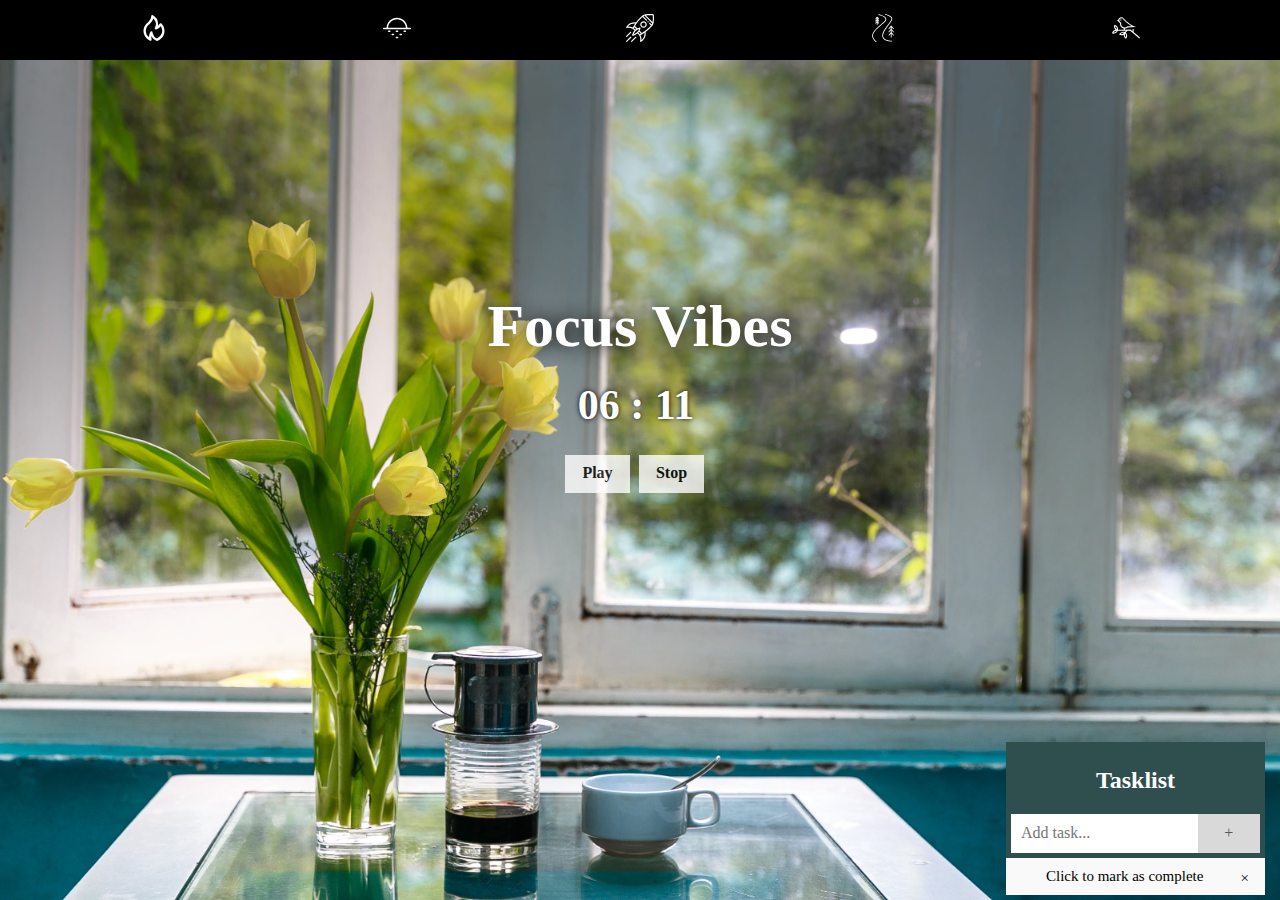
<file: Ambience Site/window.html>
<!DOCTYPE html>
<html lang="en">
<head>
  <meta http-equiv="Content-Type" content="text/html;charset=UTF-8">
  <meta name="viewport" content="width=device-width, initial-scale=1.0">
  <title>Focus Vibes</title>
  <!-- style sheets -->
  <link rel="stylesheet" href="css/normalize.css">
  <link rel="stylesheet" href="css/styles.css">
  <link rel="preconnect" href="https://fonts.googleapis.com">
<link rel="preconnect" href="https://fonts.gstatic.com" crossorigin>
<link href="https://fonts.googleapis.com/css2?family=Cormorant+SC:wght@400;600&display=swap" rel="stylesheet">
</head>

<body class="garden-ambience" title="garden background">
  
      <!-- nav with SVGs-->
<nav>

    <a href="index.html" title="fireplace">
        <svg xmlns="http://www.w3.org/2000/svg" width="32px" height="32px" viewBox="0 0 24 24" data-name="Layer 1"><path d="M8.46777,8.39453l-.00225.00183-.00214.00208ZM18.42188,8.208a1.237,1.237,0,0,0-.23-.17481.99959.99959,0,0,0-1.39941.41114,5.78155,5.78155,0,0,1-1.398,1.77734,8.6636,8.6636,0,0,0,.1333-1.50977,8.71407,8.71407,0,0,0-4.40039-7.582,1.00009,1.00009,0,0,0-1.49121.80567A7.017,7.017,0,0,1,7.165,6.87793l-.23047.1875a8.51269,8.51269,0,0,0-1.9873,1.8623A8.98348,8.98348,0,0,0,8.60254,22.83594.99942.99942,0,0,0,9.98,21.91016a1.04987,1.04987,0,0,0-.0498-.3125,6.977,6.977,0,0,1-.18995-2.58106,9.004,9.004,0,0,0,4.3125,4.0166.997.997,0,0,0,.71534.03809A8.99474,8.99474,0,0,0,18.42188,8.208ZM14.51709,21.03906a6.964,6.964,0,0,1-3.57666-4.40234,8.90781,8.90781,0,0,1-.17969-.96387,1.00025,1.00025,0,0,0-.79931-.84473A.982.982,0,0,0,9.77,14.80957a.99955.99955,0,0,0-.8667.501,8.9586,8.9586,0,0,0-1.20557,4.71777,6.98547,6.98547,0,0,1-1.17529-9.86816,6.55463,6.55463,0,0,1,1.562-1.458.74507.74507,0,0,0,.07422-.05469s.29669-.24548.30683-.2511a8.96766,8.96766,0,0,0,2.89874-4.63269,6.73625,6.73625,0,0,1,1.38623,8.08789,1.00024,1.00024,0,0,0,1.18359,1.418,7.85568,7.85568,0,0,0,3.86231-2.6875,7.00072,7.00072,0,0,1-3.2793,10.457Z"/></svg>
    </a>

    <a href="ocean.html" title="beach">
          <?xml version="1.0" encoding="iso-8859-1"?>
        <!-- Generator: Adobe Illustrator 18.0.0, SVG Export Plug-In . SVG Version: 6.00 Build 0)  -->
        <!DOCTYPE svg PUBLIC "-//W3C//DTD SVG 1.1//EN" "http://www.w3.org/Graphics/SVG/1.1/DTD/svg11.dtd">
        <svg version="1.1" id="Capa_1" xmlns="http://www.w3.org/2000/svg" xmlns:xlink="http://www.w3.org/1999/xlink" x="0px" y="0px"
        	 viewBox="0 0 487.822 487.822" style="enable-background:new 0 0 487.822 487.822;" xml:space="preserve" width="32px" height="32px">
        <g>
        	<path d="M474.822,238.123h-49.361c-5.701-95.199-84.944-170.906-181.55-170.906c-96.606,0.001-175.85,75.708-181.55,170.907H13
        		c-7.18,0-13,5.82-13,13c0,7.18,5.82,13,13,13l461.822,0c7.18,0,13-5.82,13-13C487.822,243.943,482.002,238.123,474.822,238.123z
        		 M243.911,93.216c82.265,0,149.843,64.055,155.499,144.906l-310.998,0.001C94.068,157.271,161.646,93.217,243.911,93.216z"/>
        	<path d="M182.284,345.291h-20.783c-7.18,0-13,5.82-13,13c0,7.18,5.82,13,13,13h20.783c7.18,0,13-5.82,13-13
        		C195.284,351.111,189.463,345.291,182.284,345.291z"/>
        	<path d="M118.982,288.606H98.199c-7.18,0-13,5.82-13,13c0,7.18,5.82,13,13,13h20.783c7.18,0,13-5.82,13-13
        		C131.982,294.426,126.162,288.606,118.982,288.606z"/>
        	<path d="M319.73,345.29h-20.783c-7.18,0-13,5.82-13,13c0,7.18,5.82,13,13,13h20.783c7.18,0,13-5.82,13-13
        		C332.73,351.11,326.91,345.29,319.73,345.29z"/>
        	<path d="M254.303,288.606h-20.784c-7.18,0-13,5.82-13,13c0,7.18,5.82,13,13,13h20.784c7.18,0,13-5.82,13-13
        		C267.303,294.426,261.482,288.606,254.303,288.606z"/>
        	<path d="M254.303,394.606h-20.784c-7.18,0-13,5.82-13,13c0,7.18,5.82,13,13,13h20.784c7.18,0,13-5.82,13-13
        		C267.303,400.426,261.482,394.606,254.303,394.606z"/>
        	<path d="M389.624,288.606H368.84c-7.18,0-13,5.82-13,13c0,7.18,5.82,13,13,13h20.783c7.18,0,13-5.82,13-13
        		C402.624,294.426,396.803,288.606,389.624,288.606z"/>
    </a>

    <a href="space.html" title="spaceship">
          <svg version="1.1" id="Layer_1" width="32px" height="32px" xmlns="http://www.w3.org/2000/svg" xmlns:xlink="http://www.w3.org/1999/xlink" x="0px" y="0px"
        	 viewBox="0 0 512 512" style="enable-background:new 0 0 512 512;" xml:space="preserve">
        <g>
        	<g>
        		<g>
        			<path d="M509.051,12.6c-0.523-5.096-4.552-9.125-9.649-9.649c-3.955-0.405-97.571-9.75-159.711,7.073
        				c-0.002,0-0.004,0.001-0.007,0.001c-19.392,5.247-34.113,12.7-43.766,22.153c-37.728,30.969-77.654,74.49-112.163,121.418
        				c-54.979-8.142-111,7.438-151.058,47.495c-11.651,11.651-21.496,24.933-29.26,39.477c-2.121,3.972-1.557,8.842,1.415,12.225
        				c2.971,3.381,7.725,4.569,11.94,2.978c28.725-10.851,66.919-4.869,105.09,14.363c0.058,0.062,0.112,0.127,0.173,0.187
        				c10.591,10.591,21.181,21.18,31.772,31.77c-32.675,37.338-41.09,82.954-41.454,85.002c-0.617,3.476,0.503,7.036,2.999,9.532
        				c2.045,2.045,4.801,3.166,7.643,3.166c0.628,0,1.26-0.055,1.889-0.166c2.048-0.363,47.668-8.78,85.005-41.457
        				c10.59,10.59,21.179,21.179,31.769,31.767c0.055,0.055,0.115,0.1,0.171,0.155c19.244,38.182,25.23,76.386,14.377,105.118
        				c-1.591,4.212-0.404,8.968,2.978,11.94c2.018,1.773,4.566,2.689,7.136,2.689c1.738,0,3.487-0.418,5.089-1.274
        				c14.544-7.764,27.826-17.609,39.477-29.26c34.228-34.227,51.806-80.924,49.501-131.49c-0.301-6.595-0.94-13.151-1.903-19.65
        				c46.882-34.484,90.358-74.375,121.306-112.08c9.457-9.654,16.909-24.379,22.154-43.778c0-0.001,0-0.002,0.001-0.003
        				C518.799,110.16,509.456,16.554,509.051,12.6z M141.645,217.34c-6.008,10.259-11.567,20.426-16.604,30.35
        				c-6.504-3.029-13.053-5.741-19.63-8.088c-20.125-7.183-39.401-10.787-57.208-10.787c-3.987,0-7.902,0.181-11.735,0.543
        				c3.571-4.544,7.416-8.878,11.517-12.979c32.368-32.368,76.745-46.397,121.485-42.699c-9.939,14.445-19.289,29.082-27.823,43.661
        				L141.645,217.34z M142.799,260.491c3.274-6.564,6.799-13.256,10.549-20.025l33.323,33.323
        				c-5.885,3.843-11.772,8.189-17.48,13.091C160.393,278.083,151.597,269.288,142.799,260.491z M201.998,335.989
        				c-20.808,20.807-46.822,32.08-63.637,37.65c5.571-16.819,16.843-42.83,37.65-63.637c20.807-20.807,46.821-32.079,63.637-37.65
        				C234.077,289.171,222.805,315.182,201.998,335.989z M251.511,369.194c-8.796-8.794-17.593-17.591-26.389-26.387
        				c4.902-5.707,9.247-11.593,13.089-17.478l33.318,33.318C264.765,362.396,258.074,365.921,251.511,369.194z M295.622,464.016
        				c-4.101,4.101-8.435,7.946-12.979,11.517c1.978-20.947-1.454-44.313-10.247-68.943c-2.349-6.578-5.061-13.13-8.091-19.635
        				c9.926-5.035,20.089-10.596,30.339-16.605c0.001,0,0.002-0.001,0.002-0.001c14.607-8.549,29.272-17.917,43.745-27.875
        				c0.175,2.102,0.326,4.209,0.423,6.322C340.84,393.219,325.501,434.137,295.622,464.016z M469.958,193.808
        				c-0.118-0.13-0.228-0.266-0.353-0.391l-29.897-29.897c-4.221-4.221-11.065-4.221-15.287,0c-4.221,4.221-4.221,11.065,0,15.286
        				l29.897,29.897c0.639,0.639,1.344,1.169,2.084,1.615c-41.794,48.514-103.757,99.884-165.512,137.118l-41.584-41.584
        				c12.25-24.785,16.085-45.582,16.327-46.95c0.617-3.476-0.503-7.036-2.999-9.532c-2.498-2.497-6.057-3.616-9.532-3
        				c-1.368,0.243-22.165,4.077-46.95,16.327l-41.593-41.593c37.191-61.668,88.466-123.539,136.909-165.327
        				c0.223,0.27,0.457,0.533,0.709,0.785l63.519,63.519c2.111,2.111,4.877,3.166,7.643,3.166c2.766,0,5.533-1.056,7.643-3.166
        				c4.221-4.221,4.221-11.065,0-15.286l-62.771-62.771c5.569-3.563,12.642-6.706,21.179-9.395l69.995,69.995l69.979,69.979
        				C476.673,181.151,473.526,188.235,469.958,193.808z M485.191,147.856L364.139,26.804c45.772-7.881,102.569-4.745,124.166-3.104
        				C489.949,45.293,493.089,102.062,485.191,147.856z"/>
        			<path d="M394.713,133.812c-4.221,4.221-4.221,11.065,0,15.286l1.081,1.081c2.111,2.111,4.877,3.166,7.643,3.166
        				s5.533-1.055,7.643-3.166c4.221-4.221,4.221-11.065,0-15.286l-1.081-1.081C405.778,129.59,398.934,129.59,394.713,133.812z"/>
        			<path d="M320.269,132.282c-15.88,0-30.809,6.184-42.037,17.412c-23.179,23.179-23.179,60.895,0,84.074
        				c11.228,11.228,26.158,17.412,42.037,17.412c15.88,0,30.809-6.184,42.037-17.412c11.229-11.228,17.412-26.158,17.412-42.037
        				c0-15.879-6.184-30.809-17.412-42.037C351.078,138.466,336.149,132.282,320.269,132.282z M347.02,218.483
        				c-7.146,7.146-16.646,11.08-26.751,11.08s-19.605-3.936-26.751-11.08c-14.75-14.75-14.75-38.751,0-53.501
        				c7.145-7.146,16.646-11.08,26.751-11.08s19.605,3.934,26.751,11.08c7.145,7.146,11.08,16.646,11.08,26.751
        				C358.101,201.837,354.165,211.337,347.02,218.483z"/>
        			<path d="M10.809,420.282c2.766,0,5.533-1.055,7.643-3.166l74.471-74.471c4.221-4.221,4.221-11.065,0-15.286
        				c-4.221-4.221-11.065-4.221-15.287,0L3.166,401.83c-4.221,4.221-4.221,11.065,0,15.286
        				C5.277,419.226,8.043,420.282,10.809,420.282z"/>
        			<path d="M169.355,419.076l-74.472,74.472c-4.221,4.221-4.221,11.065,0,15.286c2.111,2.111,4.877,3.166,7.643,3.166
        				c2.766,0,5.533-1.056,7.643-3.166l74.472-74.472c4.221-4.221,4.221-11.065,0-15.286
        				C180.421,414.855,173.577,414.855,169.355,419.076z"/>
        			<path d="M95.031,416.969c-4.221-4.221-11.065-4.221-15.287,0L4.248,492.465c-4.221,4.221-4.221,11.065,0,15.286
        				c2.111,2.111,4.877,3.166,7.643,3.166s5.533-1.055,7.643-3.166l75.495-75.496C99.251,428.035,99.251,421.19,95.031,416.969z"/>

    </a>

    <a href="stream.html" title="stream">
      <?xml version="1.0" encoding="iso-8859-1"?>
        <!-- Generator: Adobe Illustrator 18.0.0, SVG Export Plug-In . SVG Version: 6.00 Build 0)  -->
        <!DOCTYPE svg PUBLIC "-//W3C//DTD SVG 1.1//EN" "http://www.w3.org/Graphics/SVG/1.1/DTD/svg11.dtd">
          <svg version="1.1" id="Capa_1" width="32px" height="32px" xmlns="http://www.w3.org/2000/svg" xmlns:xlink="http://www.w3.org/1999/xlink" x="0px" y="0px"
           viewBox="0 0 399.888 399.888" style="enable-background:new 0 0 399.888 399.888;" xml:space="preserve">
            <g>
          <path d="M322.833,381.871c-0.258-0.005-26.109-0.57-53.849-7.807c-24.776-6.463-56.088-19.696-64.552-46.03
            c-15.083-46.925,34.861-113.407,74.992-166.826c30.772-40.96,55.077-73.313,53.277-95.816
            c-1.101-13.765-12.274-26.923-33.208-39.109C283.924,17.22,262.719,8.47,236.467,0.274c-3.164-0.987-6.528,0.776-7.516,3.939
            c-0.987,3.163,0.776,6.528,3.939,7.515c74.494,23.257,87.015,44.204,87.848,54.62c1.438,17.972-23.989,51.819-50.909,87.652
            c-43.97,58.529-93.806,124.867-76.822,177.705c19.092,59.399,125.096,62.078,129.599,62.163c0.039,0,0.077,0.001,0.115,0.001
            c3.261,0,5.935-2.612,5.997-5.887C328.782,384.67,326.146,381.933,322.833,381.871z"/>
          <path d="M244.412,89.767c4.036-12.106,2.866-23.767-3.476-34.656C219.323,17.997,143.113,2.62,139.879,1.983
            c-3.25-0.642-6.406,1.477-7.046,4.728c-0.64,3.251,1.477,6.406,4.729,7.046c0.187,0.037,18.888,3.761,39.875,11.66
            c27.08,10.192,45.453,22.548,53.131,35.733c4.594,7.889,5.399,16.009,2.461,24.823c-4.137,12.41-31.346,35.429-60.153,59.799
            c-31.966,27.042-68.196,57.692-94.246,89.904c-31.357,38.775-41,71.624-29.48,100.423c10.19,25.477,26.378,45.971,49.486,62.653
            c1.063,0.767,2.29,1.136,3.507,1.136c1.861,0,3.697-0.864,4.87-2.489c1.939-2.687,1.334-6.437-1.353-8.376
            c-21.208-15.311-36.049-34.08-45.369-57.381c-22.388-55.97,60.103-125.754,120.334-176.709
            C213.357,127.242,239.211,105.37,244.412,89.767z"/>
          <path d="M90.915,128.189c-2.083,2.578-1.682,6.355,0.895,8.438c2.577,2.083,6.354,1.682,8.438-0.895L111,122.428v28.273
            c0,3.313,2.686,6,6,6s6-2.687,6-6v-28.273l10.752,13.304c1.186,1.467,2.92,2.229,4.67,2.229c1.324,0,2.657-0.436,3.768-1.333
            c2.577-2.083,2.978-5.86,0.895-8.438L123,103.336V92.081l10.752,13.305c1.186,1.467,2.92,2.229,4.67,2.229
            c1.324,0,2.657-0.436,3.768-1.333c2.577-2.083,2.978-5.86,0.895-8.438L123,72.99V61.734l10.752,13.304
            c1.186,1.467,2.92,2.229,4.67,2.229c1.324,0,2.657-0.437,3.768-1.333c2.577-2.083,2.978-5.861,0.895-8.438l-21.418-26.503
            c-1.139-1.41-2.854-2.229-4.667-2.229c-1.813,0-3.527,0.819-4.667,2.229L90.915,67.496c-2.083,2.577-1.682,6.355,0.895,8.438
            c2.577,2.082,6.354,1.682,8.438-0.896L111,61.734V72.99L90.915,97.843c-2.083,2.578-1.682,6.355,0.895,8.438
            c2.577,2.083,6.354,1.682,8.438-0.895L111,92.081v11.255L90.915,128.189z"/>
              <path d="M344.764,260.612c1.186,1.467,2.92,2.229,4.67,2.229c1.324,0,2.657-0.436,3.768-1.333c2.577-2.083,2.978-5.86,0.895-8.438
            L323,214.591v-26.857l21.763,26.929c1.186,1.467,2.92,2.229,4.67,2.229c1.324,0,2.657-0.436,3.768-1.333
            c2.577-2.083,2.978-5.86,0.895-8.438l-32.43-40.128c-1.139-1.409-2.854-2.229-4.667-2.229c-1.813,0-3.527,0.819-4.667,2.229
            l-32.43,40.128c-2.083,2.578-1.682,6.355,0.895,8.438c2.577,2.083,6.354,1.682,8.438-0.895L311,187.735v26.857l-31.096,38.478
            c-2.083,2.578-1.682,6.355,0.895,8.438c2.577,2.083,6.354,1.682,8.438-0.895L311,233.683v26.857l-31.096,38.478
            c-2.083,2.578-1.682,6.355,0.895,8.438c2.577,2.083,6.354,1.682,8.438-0.895L311,279.631v51.57c0,3.313,2.687,6,6,6s6-2.687,6-6
            v-51.57l21.763,26.929c1.186,1.467,2.92,2.229,4.67,2.229c1.324,0,2.657-0.436,3.768-1.333c2.577-2.083,2.978-5.86,0.895-8.438
            L323,260.54v-26.857L344.764,260.612z"/>
    </a>

    <a href="window.html" title="garden">
        <?xml version="1.0" encoding="iso-8859-1"?>
        <!-- Generator: Adobe Illustrator 18.1.1, SVG Export Plug-In . SVG Version: 6.00 Build 0)  -->
        <svg version="1.1" id="Capa_1" width="32px" height="32px" xmlns="http://www.w3.org/2000/svg" xmlns:xlink="http://www.w3.org/1999/xlink" x="0px" y="0px"
         viewBox="0 0 612.003 612.003" style="enable-background:new 0 0 612.003 612.003;" xml:space="preserve">
        <g>
        <g>
          <circle cx="194.481" cy="130.035" r="13.6"/>
          <path d="M470.232,395.557l5.096-67.659l-23.732-1.788l-3.798,50.408l-41.488-35.212l-125.006,1.498v-23.689
            c10.892-0.573,21.579-2.912,31.835-6.997c11.42-4.549,21.709-11.001,30.644-19.206l178.54-6.059l-51.047-24.823
            C355.064,202.513,280.054,121.261,271.84,112.144c-7.614-8.449-26.073-28.57-33.058-32.9
            c-10.667-6.613-22.911-10.108-35.407-10.108c-8.927,0-17.68,1.768-26.015,5.255c-21.059,8.809-35.582,27.64-39.842,48.987
            l-30.345,26.618l33.988,11.534c3.272,8.061,8.058,15.427,14.112,21.632c2.419,2.479,9.86,8.828,21.865,18.905
            c-3.131,18.154-1.195,36.672,5.705,53.993c12.961,32.531,41.204,55.3,74.663,61.498v25.529l-125.509,1.503
            c2.802-20.514-1.309-41.556-12.027-60.385c-12.862-22.599-33.311-38.68-57.576-45.279l-11.427-3.108l-3.164,11.412
            c-6.718,24.233-3.332,50.025,9.53,72.625c5.231,9.19,11.732,17.279,19.217,24.112c-34.729,7.458-64.086,33.913-73.444,68.322
            L0,423.717l11.412,3.164c7.983,2.213,16.26,3.335,24.6,3.335c39.851,0,76.48-25.495,90.439-61.758l179.33-2.147l-24.335,25.687
            c-10.655-4.122-21.938-6.242-33.663-6.242c-37.335,0-71.623,21.178-87.353,53.952l-5.124,10.676l10.65,5.176
            c12.682,6.164,26.392,9.289,40.748,9.289c18.229,0,35.725-5.059,50.695-14.042c-0.556,7.062-0.376,14.264,0.626,21.517
            c3.555,25.76,16.571,48.283,36.655,63.418l9.457,7.126l7.174-9.421c15.233-20.007,21.665-45.213,18.112-70.972
            c-3.045-22.067-13.052-41.743-28.478-56.449l38-40.111l58.753-0.704l198.904,168.818l15.402-18.146L470.232,395.557z
             M204.953,247.251c-5.984-15.018-7.075-31.208-3.16-46.821l1.81-7.216l-8.69-7.301c-5.566-4.668-20.35-17.064-22.608-19.375
            c-5.265-5.396-9.056-12.175-10.961-19.604c-5.287-20.617,5.549-42.365,25.202-50.586c5.411-2.264,11.074-3.412,16.831-3.412
            c8.061,0,15.97,2.261,22.749,6.46c1.902,1.316,11.257,10.059,28.075,28.723c7.714,8.561,72.837,79.13,174.982,138.077
            l-95.498,3.242l-3.329,3.366c-7.393,7.48-16.148,13.267-26.025,17.2c-9.088,3.621-18.605,5.455-28.288,5.455
            C244.525,295.461,216.619,276.539,204.953,247.251z M188.702,438.742c13.45-18.054,35.433-29.187,59.081-29.187
            c6.19,0,12.208,0.773,18.001,2.307c-13.449,18.052-35.433,29.187-59.081,29.187C200.516,441.049,194.498,440.275,188.702,438.742z
             M305.844,465.726c2.014,14.594-0.355,29.343-6.55,42.047c-9.404-10.553-15.679-24.109-17.693-38.703
            c-2.013-14.593,0.355-29.343,6.552-42.049C297.557,437.576,303.832,451.133,305.844,465.726z M68.49,266.607
            c12.65,6.307,23.509,16.566,30.797,29.37c7.288,12.803,10.564,27.378,9.527,41.474c-12.65-6.307-23.509-16.566-30.797-29.371
            C70.729,295.277,67.453,280.705,68.49,266.607z M36.012,406.417c-1.756,0-3.507-0.068-5.25-0.201
            c11.97-24.109,37.756-40.568,65.65-40.568c1.756,0,3.507,0.068,5.25,0.201C89.692,389.958,63.904,406.417,36.012,406.417z"/>
        </g>
    </a>


</nav>


    <!-- header -->
  <header>
  </header>

    <!-- main -->
  <main>
    <div id="title">
      <h1>Focus Vibes</h1>
    </div>

    <div id="clock"></div>

    <div id="sound-btns">
      <audio id="audio"></audio>
      <button id="sound" onclick="play('../audio/window.mp3')">Play</button>
      <button id="stop" onclick="stopSound('../audio/window.mp3')">Stop</button>
    </div>

    <div id="tasklist">
      <div class="header">
        <h2>Tasklist</h2>
        <input type="text" id="myInput" placeholder="Add task...">
        <span onclick="newElement()" class="addBtn">+</span>
      </div>
      <ul id="myUL">
        <li>Click to mark as complete</li>
      </ul>
    </div>



  </main>

<script src="js/app.js"></script>
</body>
</html>
<!-- SVGs taken from https://www.svgrepo.com/ -->
<!-- audio clips taken from https://www.zapsplat.com/ & https://www.soundjay.com/index.html -->
</file>
<file: Ambience Site/css/styles.css>
/* ============================================= */
/*              Base styles                      */
/* ============================================= */

/* Include the padding and border in an element's total width and height */
* {
  box-sizing: border-box;

}

/* ============================================= */
/*              Hero Imgs - Backgrounds          */
/* ============================================= */

/* hero image property! */
.fire-ambience {
  background-image: url("../img/fireplace.jpeg");
  background-repeat: no-repeat;
  background-attachment: fixed;
  background-position: center top;
  background-size: cover;
  height: 100%;
}

.ocean-ambience {
  background-image: url("../img/beach.jpeg");
  background-repeat: no-repeat;
  background-attachment: fixed;
  background-position: center top;
  background-size: cover;
  height: 100%;
}

.spaceship-ambience {
  background-image: url("../img/spaceship.webp");
  background-repeat: no-repeat;
  background-attachment: fixed;
  background-position: center top;
  background-size: cover;
  height: 100%;
}

.stream-ambience {
  background-image: url("../img/stream.jpeg");
  background-repeat: no-repeat;
  background-attachment: fixed;
  background-position: center top;
  background-size: cover;
  height: 100%;
}

.garden-ambience {
  background-image: url("../img/window.jpeg");
  background-repeat: no-repeat;
  background-attachment: fixed;
  background-position: center top;
  background-size: cover;
  height: 100%;
}



/* ============================================= */
/*                Navigation                     */
/* ============================================= */
nav svg {
    height: 1.75em;
    fill: white;
}

nav {
    background-color: black;
    display: flex;
    justify-content: space-around;
    height: 3.75em;
    align-items: center;
    padding: 0 2em;
}

nav svg:hover {
    animation: shake 5s;
}

@keyframes shake {
    0% { transform: rotate(5deg); }
    10% { transform: rotate(-5deg); }
    20% { transform: rotate(5deg); }
    30% { transform: rotate(-5deg); }
    40% { transform: rotate(5deg); }
    50% { transform: rotate(-5deg); }
    60% { transform: rotate(5deg); }
    70% { transform: rotate(-5deg); }
    80% { transform: rotate(5deg); }
    90% { transform: rotate(-5deg); }
    100% { transform: rotate(5deg); }
  }

/* ============================================= */
/*              Title Styles                     */
/* ============================================= */

#title {
  color: white;
  display: flex;
  justify-content: center;
  position: relative;
  margin: auto;
  margin-top: 15%;
  width: 400px;
  font-family: "Cormorant SC", 600, serif;
  font-size: 30px;
  text-shadow: 0px 0px 19px black;
}


/* ============================================= */
/*              Tasklist                         */
/* ============================================= */

/* Remove margins and padding from the list; removing bullet points */
ul {
  margin: 0;
  padding: 0;
  list-style-type: none;
}

/* Style the list items */
ul li {
  cursor: pointer;
  position: relative;
  padding: 10px 4px 10px 40px;
  background: #eee;
  font-size: 15px;
  transition: 0.2s;

  /* make the list items unselectable */
  -webkit-user-select: none;
  -moz-user-select: none;
  -ms-user-select: none;
  user-select: none;
}

/* Set all odd list items to a different color (zebra-stripes) */
ul li:nth-child(odd) {
  background: #f9f9f9;
}

/* Darker background-color on hover */
ul li:hover {
  background: #ddd;
}

/* When clicked on, add a background color and strike out text */
ul li.checked {
  background: #888;
  color: #fff;
  text-decoration: line-through;
}

/* Add a "checked" mark when clicked on */
ul li.checked::before {
  content: '';
  position: absolute;
  border-color: #fff;
  border-style: solid;
  border-width: 0 2px 2px 0;
  top: 10px;
  left: 16px;
  transform: rotate(45deg);
  height: 15px;
  width: 7px;
}

/* Style the close button */
.close {
  position: absolute;
  right: 0;
  top: 0;
  padding: 12px 16px 12px 16px;
}

.close:hover {
  background-color: #f44336;
  color: white;
}

/* Style the header */
.header {
  background-color: DarkSlateGray;
  padding: 5px 5px;
  color: white;
  text-align: center;
}

/* Clear floats after the header */
.header:after {
  content: "";
  display: table;
  clear: both;
}

/* Style the input */
input {
  margin: 0;
  border: none;
  border-radius: 0;
  width: 75%;
  padding: 10px;
  float: left;
  font-size: 16px;
}

/* Style the "Add" button */
.addBtn {
  padding: 10px;
  width: 25%;
  background: #d9d9d9;
  color: #555;
  float: left;
  text-align: center;
  font-size: 16px;
  cursor: pointer;
  transition: 0.3s;
  border-radius: 0;
}

.addBtn:hover {
  background-color: #bbb;
  cursor: pointer;
}

/* Keep div down to bottom right */

#tasklist {
  position: absolute;
  right: 10px;
  bottom: 0px;
  width: auto;
  height: auto;
  padding: 5px;
  font-family: "Cormorant SC", 600, serif;
}

/* ============================================= */
/*                 Clock                         */
/* ============================================= */

#clock {
  font-family: "Cormorant SC", 600, sans-serif;
  color: white;
  font-size: 42px;
  text-align: center;
  padding-bottom: 5px;
  margin-left: -8px;
  margin-top: -20px;
  letter-spacing: 0px;
  font-weight: bold;
  text-shadow: 0px 0px 5px black;
}

/* ============================================= */
/*                 Audio                         */
/* ============================================= */

#sound,
#stop {
  color: black;
  background: white;
  display: inline;
  position: relative;
  margin-top: 0%;
  margin-left: 5px;
  width: 65px;
  height: 38px;
  border: none;
  opacity: 80%;
  font-family: "Cormorant SC", 600, serif;
  font-weight: bold;
}

#sound-btns {
  margin: 0px auto;
  width: 200px;
  padding: 20px;
  color: white;
}

#sound,
#stop:hover {
  cursor: pointer;
}
</file>
<file: Dino Conference/css/custom.css>
.btn-outline-info,
.navbar,
.d-block,
.bg {
  background-color: darkolivegreen!important;
}


.bg-info {
  background-color: olivedrab!important;
}

.py-3 {
  color: darkolivegreen!important;
}

a {
  color: darkolivegreen!important;
}

.nav-item,
.nav-brand,
.btn-outline-info {
  color: white!important;
}

.list-group-item-success {
  background-color: cornsilk;
}

.btn-primary {
  border-color: white!important;
}

.btn-primary,
.badge-info {
  background-color: brown;
}
</file>
<file: Web Styling/css/styles.css>
/* ============================================= */
/* Sub-Folder Imports */
/* ============================================= */
/* ============================================= */
/* Utilities Imports */
/* ============================================= */
/* ============================================= */
/* Colors */
/* ============================================= */
/* ============================================= */
/* Mixins */
/* ============================================= */
/* ============================================= */
/* Base Imports */
/* ============================================= */
/*! normalize.css v8.0.1 | MIT License | github.com/necolas/normalize.css */
/* Document
   ========================================================================== */
/**
 * 1. Correct the line height in all browsers.
 * 2. Prevent adjustments of font size after orientation changes in iOS.
 */
html {
  line-height: 1.15;
  /* 1 */
  -webkit-text-size-adjust: 100%;
  /* 2 */
}

/* Sections
   ========================================================================== */
/**
 * Remove the margin in all browsers.
 */
body {
  margin: 0;
}

/**
 * Render the `main` element consistently in IE.
 */
main {
  display: block;
}

/**
 * Correct the font size and margin on `h1` elements within `section` and
 * `article` contexts in Chrome, Firefox, and Safari.
 */
h1 {
  font-size: 2em;
  margin: 0.67em 0;
}

/* Grouping content
   ========================================================================== */
/**
 * 1. Add the correct box sizing in Firefox.
 * 2. Show the overflow in Edge and IE.
 */
hr {
  box-sizing: content-box;
  /* 1 */
  height: 0;
  /* 1 */
  overflow: visible;
  /* 2 */
}

/**
 * 1. Correct the inheritance and scaling of font size in all browsers.
 * 2. Correct the odd `em` font sizing in all browsers.
 */
pre {
  font-family: monospace, monospace;
  /* 1 */
  font-size: 1em;
  /* 2 */
}

/* Text-level semantics
   ========================================================================== */
/**
 * Remove the gray background on active links in IE 10.
 */
a {
  background-color: transparent;
}

/**
 * 1. Remove the bottom border in Chrome 57-
 * 2. Add the correct text decoration in Chrome, Edge, IE, Opera, and Safari.
 */
abbr[title] {
  border-bottom: none;
  /* 1 */
  text-decoration: underline;
  /* 2 */
  text-decoration: underline dotted;
  /* 2 */
}

/**
 * Add the correct font weight in Chrome, Edge, and Safari.
 */
b,
strong {
  font-weight: bolder;
}

/**
 * 1. Correct the inheritance and scaling of font size in all browsers.
 * 2. Correct the odd `em` font sizing in all browsers.
 */
code,
kbd,
samp {
  font-family: monospace, monospace;
  /* 1 */
  font-size: 1em;
  /* 2 */
}

/**
 * Add the correct font size in all browsers.
 */
small {
  font-size: 80%;
}

/**
 * Prevent `sub` and `sup` elements from affecting the line height in
 * all browsers.
 */
sub,
sup {
  font-size: 75%;
  line-height: 0;
  position: relative;
  vertical-align: baseline;
}

sub {
  bottom: -0.25em;
}

sup {
  top: -0.5em;
}

/* Embedded content
   ========================================================================== */
/**
 * Remove the border on images inside links in IE 10.
 */
img {
  border-style: none;
}

/* Forms
   ========================================================================== */
/**
 * 1. Change the font styles in all browsers.
 * 2. Remove the margin in Firefox and Safari.
 */
button,
input,
optgroup,
select,
textarea {
  font-family: inherit;
  /* 1 */
  font-size: 100%;
  /* 1 */
  line-height: 1.15;
  /* 1 */
  margin: 0;
  /* 2 */
}

/**
 * Show the overflow in IE.
 * 1. Show the overflow in Edge.
 */
button,
input {
  /* 1 */
  overflow: visible;
}

/**
 * Remove the inheritance of text transform in Edge, Firefox, and IE.
 * 1. Remove the inheritance of text transform in Firefox.
 */
button,
select {
  /* 1 */
  text-transform: none;
}

/**
 * Correct the inability to style clickable types in iOS and Safari.
 */
button,
[type=button],
[type=reset],
[type=submit] {
  -webkit-appearance: button;
}

/**
 * Remove the inner border and padding in Firefox.
 */
button::-moz-focus-inner,
[type=button]::-moz-focus-inner,
[type=reset]::-moz-focus-inner,
[type=submit]::-moz-focus-inner {
  border-style: none;
  padding: 0;
}

/**
 * Restore the focus styles unset by the previous rule.
 */
button:-moz-focusring,
[type=button]:-moz-focusring,
[type=reset]:-moz-focusring,
[type=submit]:-moz-focusring {
  outline: 1px dotted ButtonText;
}

/**
 * Correct the padding in Firefox.
 */
fieldset {
  padding: 0.35em 0.75em 0.625em;
}

/**
 * 1. Correct the text wrapping in Edge and IE.
 * 2. Correct the color inheritance from `fieldset` elements in IE.
 * 3. Remove the padding so developers are not caught out when they zero out
 *    `fieldset` elements in all browsers.
 */
legend {
  box-sizing: border-box;
  /* 1 */
  color: inherit;
  /* 2 */
  display: table;
  /* 1 */
  max-width: 100%;
  /* 1 */
  padding: 0;
  /* 3 */
  white-space: normal;
  /* 1 */
}

/**
 * Add the correct vertical alignment in Chrome, Firefox, and Opera.
 */
progress {
  vertical-align: baseline;
}

/**
 * Remove the default vertical scrollbar in IE 10+.
 */
textarea {
  overflow: auto;
}

/**
 * 1. Add the correct box sizing in IE 10.
 * 2. Remove the padding in IE 10.
 */
[type=checkbox],
[type=radio] {
  box-sizing: border-box;
  /* 1 */
  padding: 0;
  /* 2 */
}

/**
 * Correct the cursor style of increment and decrement buttons in Chrome.
 */
[type=number]::-webkit-inner-spin-button,
[type=number]::-webkit-outer-spin-button {
  height: auto;
}

/**
 * 1. Correct the odd appearance in Chrome and Safari.
 * 2. Correct the outline style in Safari.
 */
[type=search] {
  -webkit-appearance: textfield;
  /* 1 */
  outline-offset: -2px;
  /* 2 */
}

/**
 * Remove the inner padding in Chrome and Safari on macOS.
 */
[type=search]::-webkit-search-decoration {
  -webkit-appearance: none;
}

/**
 * 1. Correct the inability to style clickable types in iOS and Safari.
 * 2. Change font properties to `inherit` in Safari.
 */
::-webkit-file-upload-button {
  -webkit-appearance: button;
  /* 1 */
  font: inherit;
  /* 2 */
}

/* Interactive
   ========================================================================== */
/*
 * Add the correct display in Edge, IE 10+, and Firefox.
 */
details {
  display: block;
}

/*
 * Add the correct display in all browsers.
 */
summary {
  display: list-item;
}

/* Misc
   ========================================================================== */
/**
 * Add the correct display in IE 10+.
 */
template {
  display: none;
}

/**
 * Add the correct display in IE 10.
 */
[hidden] {
  display: none;
}

/* ============================================= */
/*              Base styles                      */
/* ============================================= */
* {
  font-family: "Lato", sans-serif;
  color: #777;
  box-sizing: border-box;
}

p {
  line-height: 1.45em;
}

a {
  text-decoration: none;
}

/* ============================================= */
/*              Typography                       */
/* ============================================= */
.headline-primary {
  color: #58e1c1;
  margin-left: 10px;
}

.headline-secondary {
  font-weight: 300;
  color: #777;
}

.link {
  color: #51ddfc;
  font-weight: 700;
}

.blockquote {
  font-size: 1.5em;
  font-weight: 300;
  font-style: italic;
  margin-left: 20px;
  padding-left: 20px;
  border-left: 8px solid #58e1c1;
  border-radius: 5px;
}

/* ============================================= */
/* Components Imports */
/* ============================================= */
/* ============================================= */
/*              Buttons                          */
/* ============================================= */
.warning, .success, .info, .error, .default {
  margin-top: 15px;
  width: 100%;
  color: #fff;
  border: none;
  padding: 10px 0;
  text-transform: uppercase;
  border-radius: 5px;
}
@media (min-width: 768px) {
  .warning, .success, .info, .error, .default {
    padding: 10px 30px;
  }
  .warning + .warning, .success + .warning, .warning + .success, .success + .success, .info + .warning, .info + .success, .warning + .info, .success + .info, .info + .info, .error + .warning, .error + .success, .error + .info, .warning + .error, .success + .error, .info + .error, .error + .error, .default + .warning, .default + .success, .default + .info, .default + .error, .warning + .default, .success + .default, .info + .default, .error + .default, .default + .default {
    margin-left: 10px;
  }
}

.default {
  transition: background-color 0.3s ease-in-out;
  background-color: #51ddfc;
}
.default:hover {
  background-color: #9cecfd;
}

.error {
  transition: background-color 0.3s ease-in-out;
  background-color: #e4757a;
}
.error:hover {
  background-color: #f1b5b8;
}

.info {
  transition: background-color 0.3s ease-in-out;
  background-color: #927bc1;
}
.info:hover {
  background-color: #bdafd9;
}

.success {
  transition: background-color 0.3s ease-in-out;
  background-color: #63cc82;
}
.success:hover {
  background-color: #9ddfb0;
}

.warning {
  transition: background-color 0.3s ease-in-out;
  background-color: #fd7856;
}
.warning:hover {
  background-color: #feb4a2;
}

/* ============================================= */
/*              Forms                            */
/* ============================================= */
.form {
  flex-basis: 100%;
}

.input {
  display: block;
  width: 94%;
  margin: 10px auto 0;
  border: none;
  padding: 10px;
  border-bottom: 5px solid #58e1c1;
}

.hidden {
  position: absolute;
  left: -10000px;
  top: auto;
  width: 1px;
  height: 1px;
  overflow: hidden;
}

/* ============================================= */
/*              Navigation                       */
/* ============================================= */
.nav {
  padding-left: 0;
  flex-basis: 100%;
  display: flex;
  flex-direction: column;
}
.nav-link {
  text-align: center;
  border-radius: 5px;
  padding: 10px 0;
  display: block;
  width: 100%;
  transition: background-color 0.3s ease-in-out, color 0.3s ease-in-out;
}
.nav-link:hover {
  color: #fff;
  background-color: #58e1c1;
}
@media (min-width: 768px) {
  .nav {
    flex-direction: row;
    justify-content: flex-end;
    align-items: center;
  }
  .nav-link {
    flex-basis: 100px;
  }
}

/* ============================================= */
/*              Images                           */
/* ============================================= */
.img-logo, .img-frame, .img-avatar {
  display: block;
  margin-left: auto;
  margin-right: auto;
}

.img-avatar {
  margin-top: 10px;
  max-width: 100%;
  max-height: 100%;
}

.img-frame {
  margin-top: 10px;
  max-width: 100%;
  padding: 13px;
  border: 1px solid #ccc;
}

@media (min-width: 768px) {
  .logo {
    margin-left: initial;
    margin-right: initial;
  }
}
/* ============================================= */
/*              Grid System                      */
/* ============================================= */
.container {
  padding: 0 10px;
}
@media (min-width: 768px) {
  .container {
    max-width: 1400px;
    display: block;
    margin-left: auto;
    margin-right: auto;
  }
}

.row {
  display: flex;
  flex-direction: column;
  padding: 1em 10px;
}
@media (min-width: 768px) {
  .row {
    flex-direction: row;
  }
}

[class^=col] {
  margin-top: 10px;
  flex-basis: 100%;
  min-height: 25px;
  padding: 10px;
  border-radius: 5px;
}

.theme.col-1 {
  background-color: #927bc1;
}

.theme.col-2 {
  background-color: #fd7856;
}

.theme.col-3 {
  background-color: #deb2ee;
}

.theme.col-4 {
  background-color: #7ee6fd;
}

.theme.col-5 {
  background-color: #88d9a0;
}

.theme.col-6 {
  background-color: #4da2bb;
}

.theme.col-7 {
  background-color: #ec9fa3;
}

.theme.col-8 {
  background-color: #fd9f85;
}

.theme.col-9 {
  background-color: #e4757a;
}

.theme.col-10 {
  background-color: #63cc82;
}

.theme.col-11 {
  background-color: #51ddfc;
}

.theme.col-12 {
  background-color: #80e8d1;
}

.card {
  flex-basis: 100%;
}

@media (min-width: 768px) {
  .centered {
    display: block;
    margin-left: auto;
    margin-right: auto;
  }

  [class^=col] {
    display: flex;
    justify-content: center;
    margin-top: 0;
    align-items: center;
  }
  [class^=col] + [class^=col] {
    margin-left: 10px;
  }

  .col-1 {
    flex-basis: 8.33%;
  }

  .col-2 {
    flex-basis: 16.67%;
  }

  .col-3 {
    flex-basis: 25%;
  }

  .col-4 {
    flex-basis: 33.33%;
  }

  .col-5 {
    flex-basis: 41.67%;
  }

  .col-6 {
    flex-basis: 50%;
  }

  .col-7 {
    flex-basis: 58.33%;
  }

  .col-8 {
    flex-basis: 66.67%;
  }

  .col-9 {
    flex-basis: 75%;
  }

  .col-10 {
    flex-basis: 83.33%;
  }

  .col-11 {
    flex-basis: 91.67%;
  }

  .col-12 {
    flex-basis: 100%;
  }
}
/* ============================================= */
/*              Media Queries                    */
/* ============================================= */
@media (min-width: 768px) {
  .container {
    max-width: 1400px;
    display: block;
    margin-left: auto;
    margin-right: auto;
  }

  .centered {
    display: block;
    margin-left: auto;
    margin-right: auto;
  }

  .row {
    flex-direction: row;
  }

  [class^=col] {
    display: flex;
    justify-content: center;
    margin-top: 0;
    align-items: center;
  }

  [class^=col] + [class^=col] {
    margin-left: 10px;
  }

  .col-1 {
    flex-basis: 8.33%;
  }

  .col-2 {
    flex-basis: 16.67%;
  }

  .col-3 {
    flex-basis: 25%;
  }

  .col-4 {
    flex-basis: 33.33%;
  }

  .col-5 {
    flex-basis: 41.67%;
  }

  .col-6 {
    flex-basis: 50%;
  }

  .col-7 {
    flex-basis: 58.33%;
  }

  .col-8 {
    flex-basis: 66.67%;
  }

  .col-9 {
    flex-basis: 75%;
  }

  .col-10 {
    flex-basis: 83.33%;
  }

  .col-11 {
    flex-basis: 91.67%;
  }

  .col-12 {
    flex-basis: 100%;
  }

  .nav {
    flex-direction: row;
    justify-content: flex-end;
    align-items: center;
  }

  .nav-link {
    flex-basis: 100px;
  }

  .btn {
    padding: 10px 30px;
  }

  .btn + .btn {
    margin-left: 10px;
  }

  .logo {
    margin-left: initial;
    margin-right: initial;
  }
}

/*# sourceMappingURL=styles.css.map */
</file>
